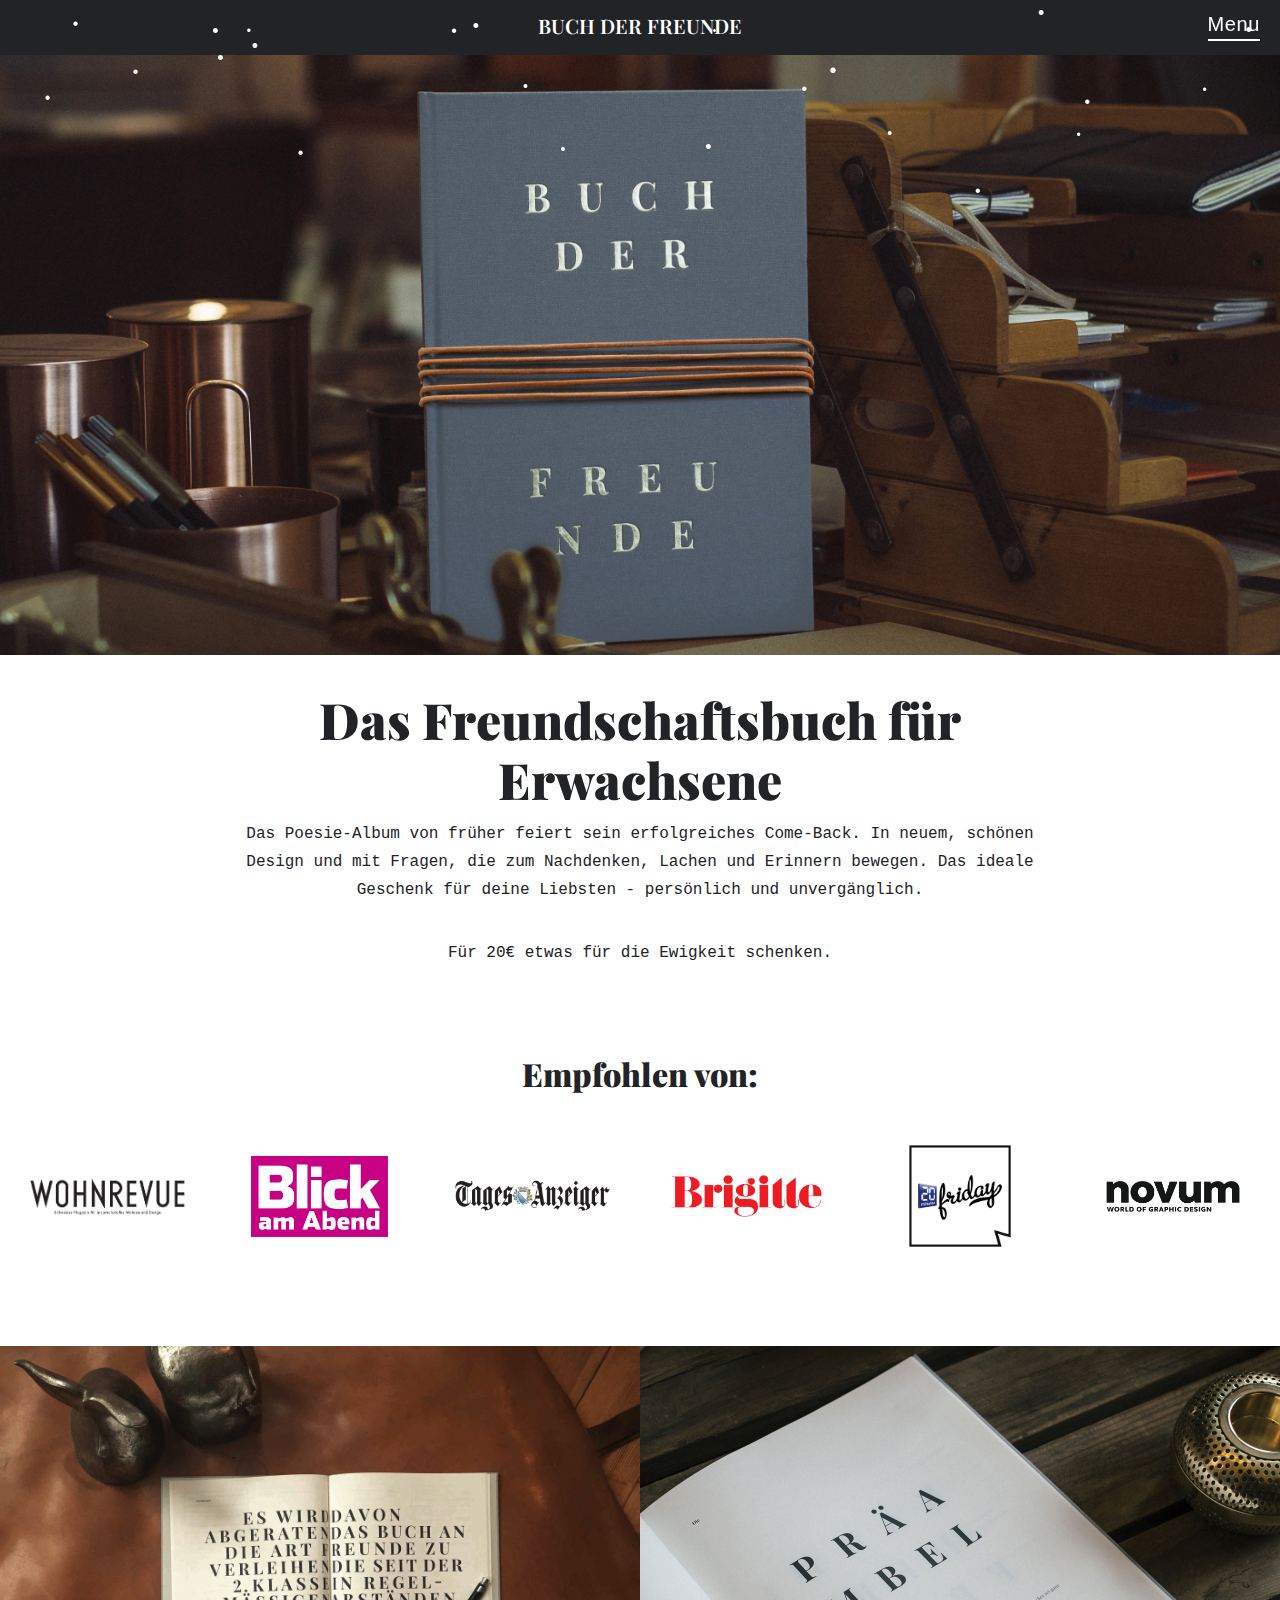
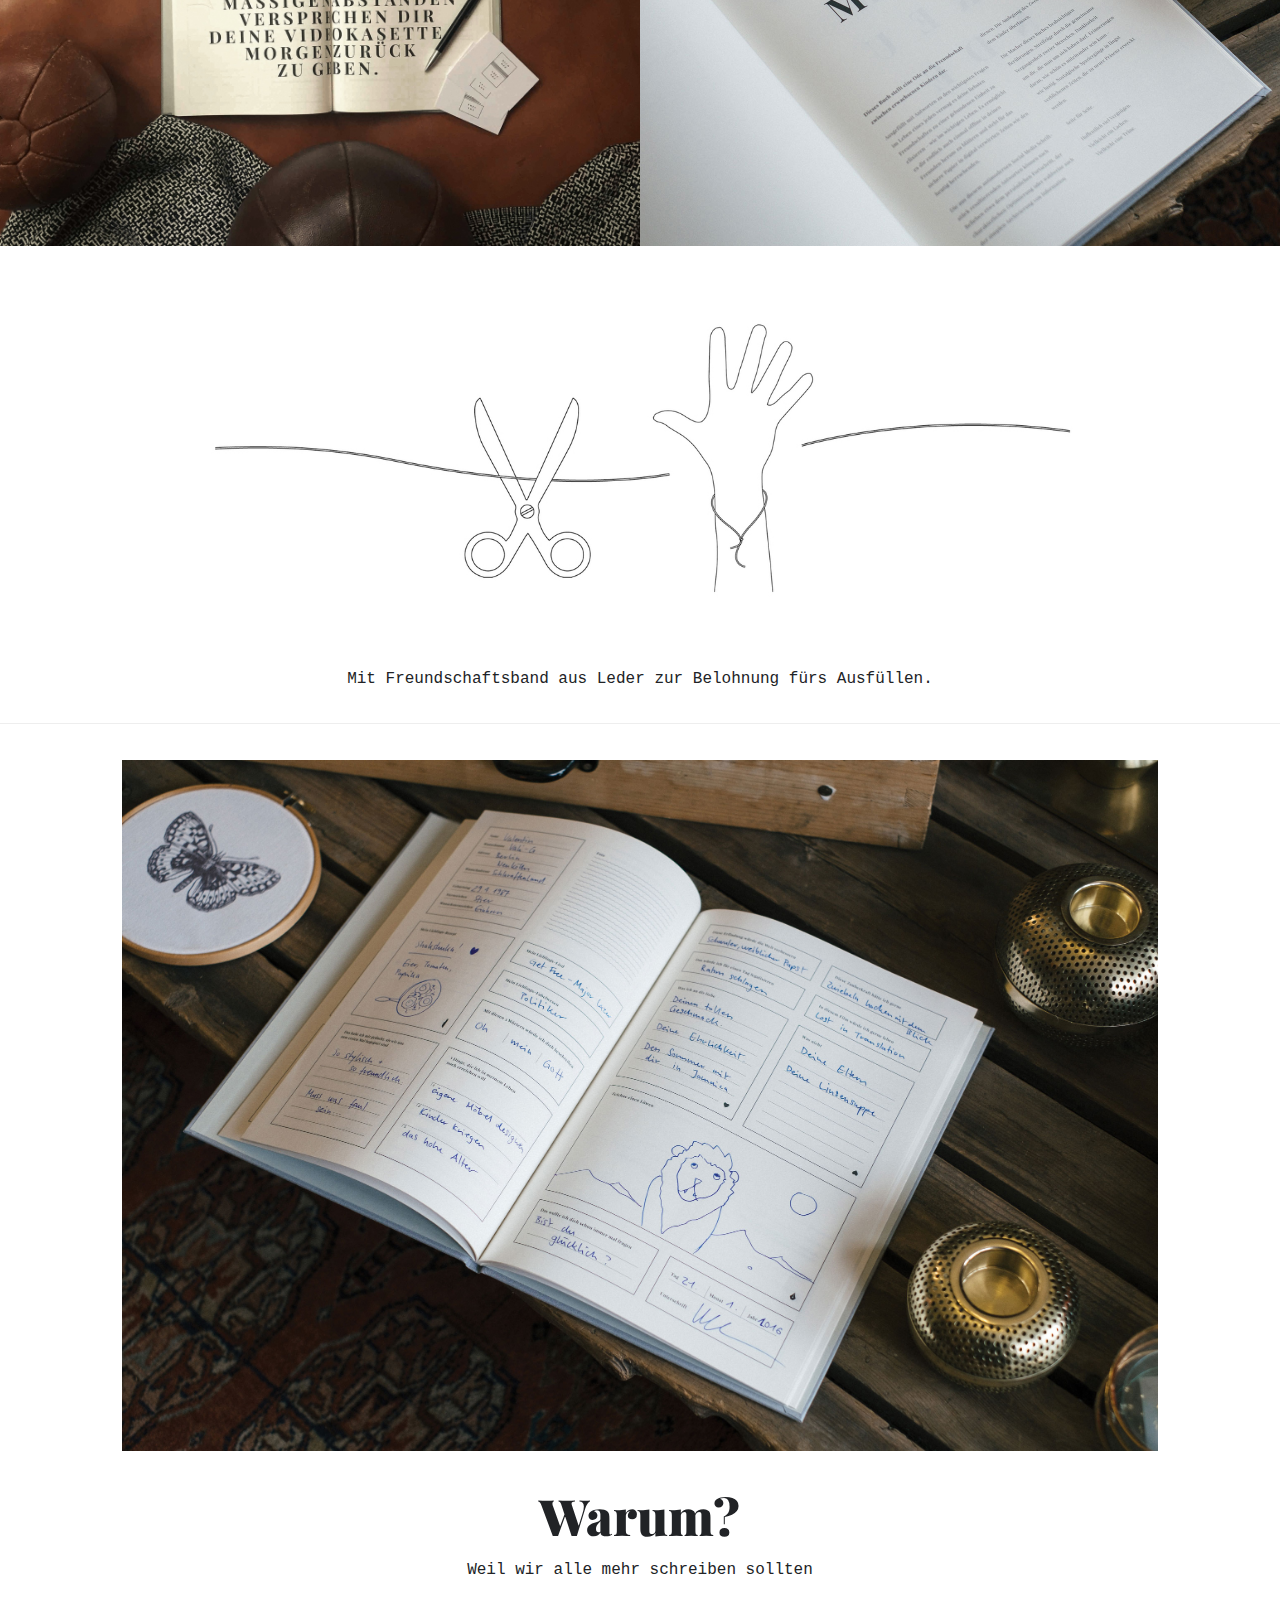
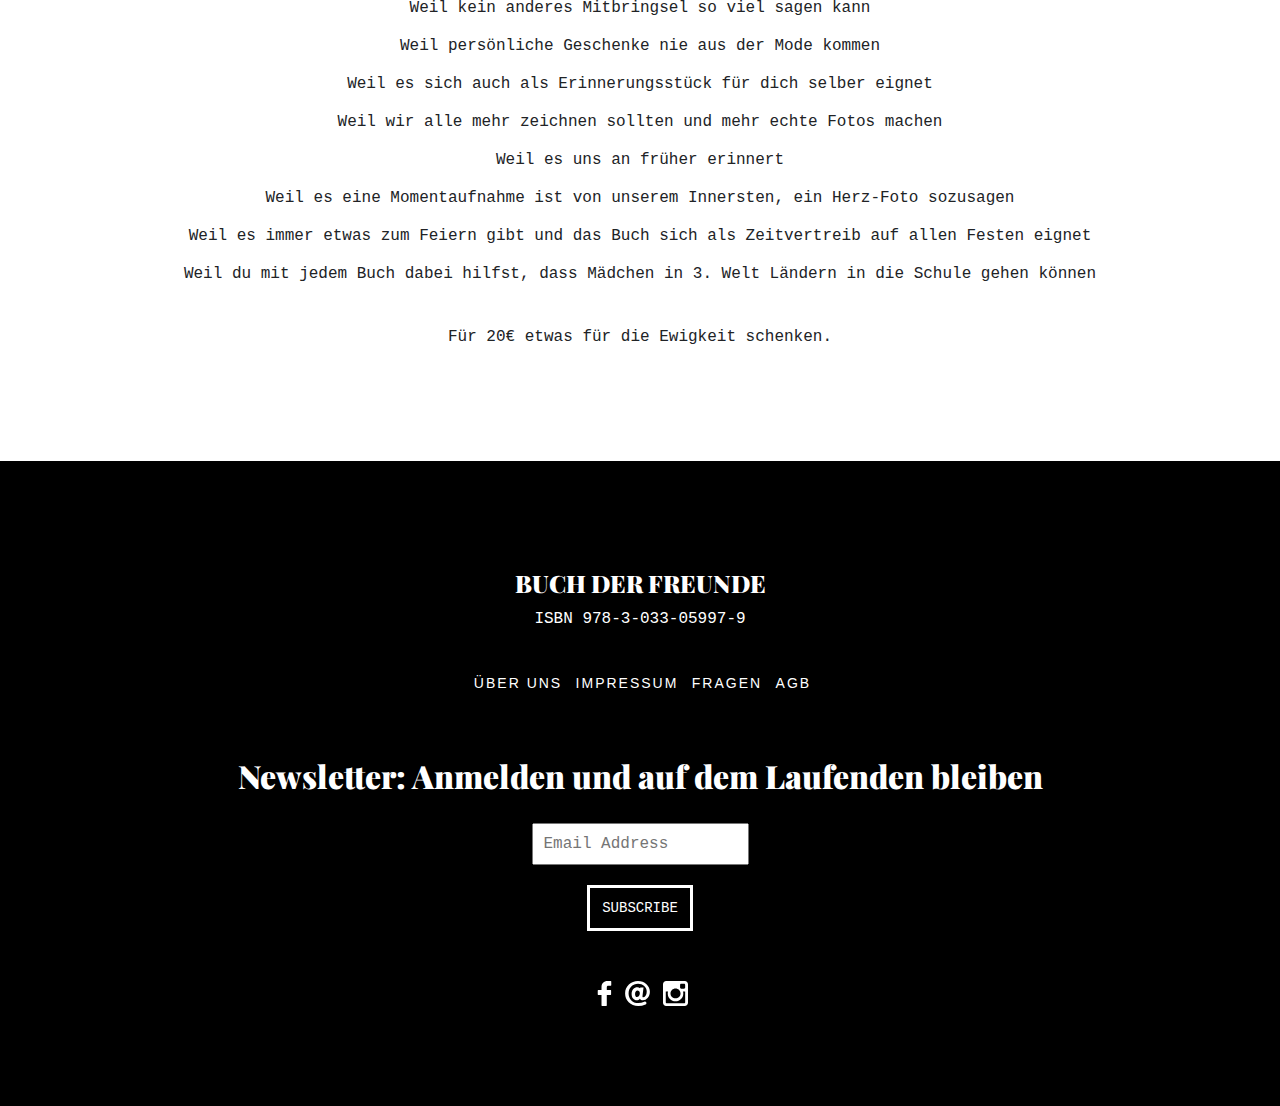
<file: index.html>
<!DOCTYPE html>
<html>
<head>
	<meta name="viewport" content="width=device-width, initial-scale=1">
	<meta name="description" content="Das Poesie-Album von früher feiert sein erfolgreiches Come-Back. In neuem, schönen Design und mit Fragen, die zum Nachdenken, Lachen und Erinnern bewegen. Das ideale Geschenk für deine Liebsten." />
	<meta name="keywords" content="Poezie, buch, freunde, book, friends, berlin, zurich, shop, winkel, schreiben, album, freundschaft, ausfullen, geschenke" />
	<meta name="author" content="Semsedini & Cheli">
	<meta name="robots" content="index, follow" />
	<meta name="revisit-after" content="1 days" />
	<title>Buch der Freunde</title>

	<!-- Fonts -->
	<link href="https://fonts.googleapis.com/css?family=Playfair+Display:400,700,900" rel="stylesheet">

	<!-- CSS -->
	<link rel="stylesheet" href="https://maxcdn.bootstrapcdn.com/bootstrap/3.3.7/css/bootstrap.min.css" integrity="sha384-BVYiiSIFeK1dGmJRAkycuHAHRg32OmUcww7on3RYdg4Va+PmSTsz/K68vbdEjh4u" crossorigin="anonymous">
	<link rel="stylesheet" type="text/css" href="css/buchderfreunde.css">

	<!-- Copy the <script> tag into your own page(s) for the snow effect. That is all! (No CSS etc. is needed) -->
	<script src="snowstorm.js"></script>

	<!-- for the Snowstorm homepage, allow the demo to run on iPhone and mobile devices. -->
	<script>snowStorm.excludeMobile = false;</script>

	<script>
	snowStorm.flakesMaxActive = 600;    // show more snow on screen at once
	snowStorm.useTwinkleEffect = true; // let the snow flicker in and out of view
	snowStorm.useTwinkleEffect = true;
	</script>
	
<!-- buch, shop, poezie -->

	<!-- Open Graph -->
	<meta property="og:type" content="product">
	<meta property="og:title" content="Buch der Freunde">
	<meta property="og:url" content="http://www.buchderfreunde.com/index.html">
	<meta property="og:image" content="http://www.buchderfreunde.com/img/Buch-der-Freund-Picture9.jpg">
	<meta property="product:price:amount" content="28.00">
	<meta property="product:price:currency" content="EUR">
</head>
<body class="container-fluid">

    <div id="myNav" class="overlay">
          <!-- Button to close the overlay navigation -->
          <a href="javascript:void(0)" class="closebtn" onclick="closeNav()">&times;</a>

          <div id="nav overlay-content">
            <ul>
            	<a href="index.html"><li>Home</li></a>
            	<a href="shops.html"><li>Shops</li></a>            	
            	<a href="freunde.html"><li>Freunde</li></a>            	
            	<a href="about.html"><li>Über Uns</li></a>
            	<a href="faq.html"><li>Fragen</li></a>
            	<a href="donation.html"><li>Spende</li></a>  	
            </ul>
          </div>
    </div>

    <div class="row header">
      <header>
        <a href="http://localhost:8888/buchderfreunde.com/"><h3>Buch der Freunde</h3></a>
      </header>
      <span class="burger" style="font-size:20px;cursor:pointer" onclick="openNav()">Menu</span>
    </div>

	<div class="row heroimg">
	</div>

	<div class="row">
		<!-- <div class="col-xs-12 col-sm-offset-2 col-sm-8 col-md-offset-3 col-md-6">
			<video width="100%" height="auto" controls style="margin-top: 50px;" poster="img/preview.png" autoplay muted loop>
			  <source src="film/BDF_Movie_Small.mp4" type="video/mp4">
			  Your browser does not support the video tag.
			</video>
		</div> -->
		<div class="col-xs-12 col-md-offset-2 col-md-8">	
			<h1>Das Freundschaftsbuch für Erwachsene</h1>
			<p>Das Poesie-Album von früher feiert sein erfolgreiches Come-Back. In neuem, schönen Design und mit Fragen, die zum Nachdenken, Lachen und Erinnern bewegen. Das ideale Geschenk für deine Liebsten - persönlich und unvergänglich.</p>
		<div id='product-component-63fa42dc7cd' class="shopifybtn"></div>
		<script type="text/javascript">
		/*<![CDATA[*/

		(function () {
		  var scriptURL = 'https://sdks.shopifycdn.com/buy-button/latest/buy-button-storefront.min.js';
		  if (window.ShopifyBuy) {
		    if (window.ShopifyBuy.UI) {
		      ShopifyBuyInit();
		    } else {
		      loadScript();
		    }
		  } else {
		    loadScript();
		  }

		  function loadScript() {
		    var script = document.createElement('script');
		    script.async = true;
		    script.src = scriptURL;
		    (document.getElementsByTagName('head')[0] || document.getElementsByTagName('body')[0]).appendChild(script);
		    script.onload = ShopifyBuyInit;
		  }

		  function ShopifyBuyInit() {
		    var client = ShopifyBuy.buildClient({
		      domain: 'buch-der-freunde.myshopify.com',
		      apiKey: 'e60baf65983a6745bce2a446a2ce75b0',
		      appId: '6',
		    });

		    ShopifyBuy.UI.onReady(client).then(function (ui) {
		      ui.createComponent('product', {
		        id: [8098809480],
		        node: document.getElementById('product-component-63fa42dc7cd'),
		        moneyFormat: '%E2%82%AC%7B%7Bamount%7D%7D',
		        options: {
		  "product": {
		    "buttonDestination": "cart",
		    "layout": "vertical",
		    "variantId": "all",
		    "width": "240px",
		    "contents": {
		      "img": false,
		      "title": false,
		      "variantTitle": false,
		      "options": true,
		      "price": false,
		      "description": false,
		      "buttonWithQuantity": false,
		      "button": true,
		      "quantity": false
		    },
		    "text": {
		      "button": "DAS WILL ICH KAUFEN"
		    },
		    "styles": {
		      "product": {
		        "@media (min-width: 601px)": {
		          "max-width": "100%",
		          "margin-left": "0",
		          "margin-bottom": "50px"
		        }
		      },
		      "button": {
		        "background-color": "#000000",
		        "color": "#ffffff",
		        "font-family": "Karla, sans-serif",
		        "font-size": "16px",
		        "padding-top": "16px",
		        "padding-bottom": "16px",
		        "padding-left": "14px",
		        "padding-right": "14px",
		        "border": "none",
		        ":hover": {
		          "background-color": "#000000",
		          "color": "#ffffff"
		        },
		        "border-radius": "25px",
		        ":focus": {
		          "background-color": "#000000"
		        },
		        "font-weight": "normal"
		      },
		      "variantTitle": {
		        "font-family": "Karla, sans-serif",
		        "font-size": "14px",
		        "color": "#4c4c4c",
		        "font-weight": "normal"
		      },
		      "title": {
		        "font-family": "Karla, sans-serif",
		        "font-weight": "normal",
		        "font-size": "18px",
		        "color": "#000000"
		      },
		      "description": {
		        "color": "#4c4c4c",
		        "font-size": "14px",
		        "font-family": "Karla, sans-serif",
		        "font-weight": "normal"
		      },
		      "price": {
		        "font-family": "Karla, sans-serif",
		        "font-size": "14px",
		        "color": "#222222",
		        "font-weight": "normal"
		      },
		      "quantityInput": {
		        "font-size": "16px",
		        "padding-top": "16px",
		        "padding-bottom": "16px",
		        "color": "#4c4c4c"
		      },
		      "compareAt": {
		        "font-family": "Karla, sans-serif",
		        "font-weight": "normal",
		        "font-size": "12px",
		        "color": "#222222"
		      }
		    },
		    "googleFonts": [
		      "Karla",
		      "Karla",
		      "Karla",
		      "Karla",
		      "Karla",
		      "Karla"
		    ]
		  },
		  "cart": {
		    "contents": {
		      "title": true,
		      "lineItems": true,
		      "footer": true,
		      "button": true
		    },
		    "text": {
		      "title": "Warenkorb",
		      "total": "Total",
		      "notice": "Liefer- und Preisnachlässe an der Kasse berechnet.",
		      "button": "Zur Kasse gehen",
		      "empty": "Dein Einkaufswagen ist leer."
		    },
		    "styles": {
		      "button": {
		        "background-color": "#000000",
		        "color": "#ffffff",
		        "font-family": "Karla, sans-serif",
		        "font-size": "16px",
		        "padding-top": "16px",
		        "padding-bottom": "16px",
		        "padding-left": "26px",
		        "padding-right": "26px",
		        "border": "none",
		        ":hover": {
		          "background-color": "#000000",
		          "color": "#ffffff"
		        },
		        "border-radius": "25px",
		        ":focus": {
		          "background-color": "#000000"
		        },
		        "font-weight": "normal"
		      },
		      "cart": {
		        "background-color": "#ffffff"
		      },
		      "footer": {
		        "background-color": "#ffffff"
		      },
		      "title": {
		        "color": "#212326"
		      },
		      "header": {
		        "color": "#212326"
		      },
		      "lineItems": {
		        "color": "#212326"
		      },
		      "subtotalText": {
		        "color": "#212326"
		      },
		      "subtotal": {
		        "color": "#212326"
		      },
		      "notice": {
		        "color": "#212326"
		      },
		      "currency": {
		        "color": "#212326"
		      },
		      "close": {
		        ":hover": {
		          "color": "#212326"
		        },
		        "color": "#212326"
		      },
		      "emptyCart": {
		        "color": "#212326"
		      }
		    },
		    "googleFonts": [
		      "Karla"
		    ]
		  },
		  "modalProduct": {
		    "contents": {
		      "img": true,
		      "title": true,
		      "variantTitle": false,
		      "options": true,
		      "price": true,
		      "description": true,
		      "buttonWithQuantity": false,
		      "button": true,
		      "quantity": false
		    },
		    "text": {
		      "button": "ADD TO CART"
		    },
		    "styles": {
		      "product": {
		        "@media (min-width: 601px)": {
		          "max-width": "100%",
		          "margin-left": "0px",
		          "margin-bottom": "0px"
		        }
		      },
		      "button": {
		        "background-color": "#000000",
		        "color": "#ffffff",
		        "font-family": "Karla, sans-serif",
		        "font-size": "16px",
		        "padding-top": "16px",
		        "padding-bottom": "16px",
		        "padding-left": "14px",
		        "padding-right": "14px",
		        "border": "none",
		        ":hover": {
		          "background-color": "#000000",
		          "color": "#ffffff"
		        },
		        "border-radius": "25px",
		        ":focus": {
		          "background-color": "#000000"
		        },
		        "font-weight": "normal"
		      },
		      "variantTitle": {
		        "font-family": "Karla, sans-serif",
		        "font-size": "14px",
		        "color": "#4c4c4c",
		        "font-weight": "normal"
		      },
		      "title": {
		        "font-family": "Karla, sans-serif",
		        "font-weight": "normal",
		        "font-size": "26px",
		        "color": "#4c4c4c"
		      },
		      "description": {
		        "color": "#4c4c4c",
		        "font-size": "14px",
		        "font-family": "Karla, sans-serif",
		        "font-weight": "normal"
		      },
		      "price": {
		        "font-family": "Karla, sans-serif",
		        "font-size": "18px",
		        "color": "#4c4c4c",
		        "font-weight": "normal"
		      },
		      "quantityInput": {
		        "font-size": "16px",
		        "padding-top": "16px",
		        "padding-bottom": "16px",
		        "color": "#4c4c4c"
		      },
		      "compareAt": {
		        "font-size": "15px",
		        "font-family": "Karla, sans-serif",
		        "font-weight": "normal"
		      }
		    },
		    "googleFonts": [
		      "Karla",
		      "Karla",
		      "Karla",
		      "Karla",
		      "Karla",
		      "Karla"
		    ]
		  },
		  "productSet": {
		    "styles": {
		      "products": {
		        "@media (min-width: 601px)": {
		          "margin-left": "-20px"
		        }
		      }
		    }
		  },
		  "toggle": {
		    "styles": {
		      "toggle": {
		        "font-family": "Karla, sans-serif",
		        "background-color": "#000000",
		        ":hover": {
		          "background-color": "#000000"
		        },
		        ":focus": {
		          "background-color": "#000000"
		        },
		        "font-weight": "normal"
		      },
		      "count": {
		        "font-size": "16px"
		      }
		    },
		    "googleFonts": [
		      "Karla"
		    ]
		  },
		  "modal": {
		    "styles": {
		      "modal": {
		        "background-color": "#ffffff"
		      }
		    }
		  },
		  "lineItem": {
		    "styles": {
		      "variantTitle": {
		        "color": "#212326"
		      },
		      "title": {
		        "color": "#212326"
		      },
		      "price": {
		        "color": "#212326"
		      },
		      "quantity": {
		        "color": "#212326"
		      },
		      "quantityIncrement": {
		        "color": "#212326",
		        "border-color": "#212326"
		      },
		      "quantityDecrement": {
		        "color": "#212326",
		        "border-color": "#212326"
		      },
		      "quantityInput": {
		        "color": "#212326",
		        "border-color": "#212326"
		      }
		    }
		  },
		  "option": {
		    "styles": {
		      "label": {
		        "font-family": "Karla, sans-serif",
		        "font-weight": "normal",
		        "color": "#4c4c4c"
		      },
		      "select": {
		        "font-family": "Karla, sans-serif",
		        "font-weight": "normal",
		        "color": "#4c4c4c"
		      }
		    },
		    "googleFonts": [
		      "Karla",
		      "Karla"
		    ]
		  }
		}
		      });
		    });
		  }
		})();
		/*]]>*/
		</script>
			<p class="price">Für 20€ etwas für die Ewigkeit schenken.</p>	
		</div>
	</div>

	<div class="row logo">
		<div class="col-xs-12">
			<h2 class="empfohlen">Empfohlen von:</h2>
		</div>
		<div class="col-xs-6 col-sm-4 col-md-2">
			<div class="wohnrevue"></div>
		</div>
		<div class="col-xs-6 col-sm-4 col-md-2">
			<div class="blickamabend"></div>
		</div>	
		<div class="col-xs-6 col-sm-4 col-md-2">
			<div class="tagesanzeiger"></div>
		</div>	
		<div class="col-xs-6 col-sm-4 col-md-2">
			<div class="brigitte"></div>
		</div>
		<div class="col-xs-6 col-sm-4 col-md-2">
			<div class="friday20"></div>
		</div>
		<div class="col-xs-6 col-sm-4 col-md-2">
			<div class="novum"></div>
		</div>						
	</div>

	<div class="row pictures"> 
		<div class="col-xs-12 col-sm-6 col-md-6 bghome1">
			
		</div>
		<div class="col-xs-12 col-sm-6 col-md-6 bghome2">
			
		</div>
	</div>

	<div class="row">
		<div class="col-xs-12 col-md-offset-1 col-md-10">
			<img src="img/Buch-der-Freund-Picture6.jpeg">
			<p>Mit Freundschaftsband aus Leder zur Belohnung fürs Ausfüllen.</p>
		</div>
		<hr class="col-xs-12">
		<div class="col-xs-12 col-md-offset-1 col-md-10">
			<img src="img/Buch-der-Freunde-Picture11.jpeg">
			<h1>Warum?</h1>
			<p>Weil wir alle mehr schreiben sollten</p>
			<p>Weil kein anderes Mitbringsel so viel sagen kann</p>
			<p>Weil persönliche Geschenke nie aus der Mode kommen</p>
			<p>Weil es sich auch als Erinnerungsstück für dich selber eignet</p>
			<p>Weil wir alle mehr zeichnen sollten und mehr echte Fotos machen</p>
			<p>Weil es uns an früher erinnert</p>
			<p>Weil es eine Momentaufnahme ist von unserem Innersten, ein Herz-Foto sozusagen</p>
			<p>Weil es immer etwas zum Feiern gibt und das Buch sich als Zeitvertreib auf allen Festen eignet</p>
			<p>Weil du mit jedem Buch dabei hilfst, dass Mädchen in 3. Welt Ländern in die Schule gehen können</p>
			<div id='product-component-8efaa1fa7f9'></div>
			<script type="text/javascript">
			/*<![CDATA[*/

			(function () {
			  var scriptURL = 'https://sdks.shopifycdn.com/buy-button/latest/buy-button-storefront.min.js';
			  if (window.ShopifyBuy) {
			    if (window.ShopifyBuy.UI) {
			      ShopifyBuyInit();
			    } else {
			      loadScript();
			    }
			  } else {
			    loadScript();
			  }

			  function loadScript() {
			    var script = document.createElement('script');
			    script.async = true;
			    script.src = scriptURL;
			    (document.getElementsByTagName('head')[0] || document.getElementsByTagName('body')[0]).appendChild(script);
			    script.onload = ShopifyBuyInit;
			  }

			  function ShopifyBuyInit() {
			    var client = ShopifyBuy.buildClient({
			      domain: 'buch-der-freunde.myshopify.com',
			      apiKey: 'e60baf65983a6745bce2a446a2ce75b0',
			      appId: '6',
			    });

			    ShopifyBuy.UI.onReady(client).then(function (ui) {
			      ui.createComponent('product', {
			        id: [8098809480],
			        node: document.getElementById('product-component-8efaa1fa7f9'),
			        moneyFormat: '%E2%82%AC%7B%7Bamount%7D%7D',
			        options: {
			  "product": {
			    "buttonDestination": "cart",
			    "layout": "vertical",
			    "variantId": "all",
			    "width": "240px",
			    "contents": {
			      "img": false,
			      "title": false,
			      "variantTitle": false,
			      "options": true,
			      "price": false,
			      "description": false,
			      "buttonWithQuantity": false,
			      "button": true,
			      "quantity": false
			    },
			    "text": {
			      "button": "DAS WILL ICH KAUFEN"
			    },
			    "styles": {
			      "product": {
			        "@media (min-width: 601px)": {
			          "max-width": "100%",
			          "margin-left": "0",
			          "margin-bottom": "50px"
			        }
			      },
			      "button": {
			        "background-color": "#000000",
			        "color": "#ffffff",
			        "font-family": "Karla, sans-serif",
			        "font-size": "16px",
			        "padding-top": "16px",
			        "padding-bottom": "16px",
			        "padding-left": "14px",
			        "padding-right": "14px",
			        "border": "none",
			        ":hover": {
			          "background-color": "#000000",
			          "color": "#ffffff"
			        },
			        "border-radius": "25px",
			        ":focus": {
			          "background-color": "#000000"
			        },
			        "font-weight": "normal"
			      },
			      "variantTitle": {
			        "font-family": "Karla, sans-serif",
			        "font-size": "14px",
			        "color": "#4c4c4c",
			        "font-weight": "normal"
			      },
			      "title": {
			        "font-family": "Karla, sans-serif",
			        "font-weight": "normal",
			        "font-size": "18px",
			        "color": "#000000"
			      },
			      "description": {
			        "color": "#4c4c4c",
			        "font-size": "14px",
			        "font-family": "Karla, sans-serif",
			        "font-weight": "normal"
			      },
			      "price": {
			        "font-family": "Karla, sans-serif",
			        "font-size": "14px",
			        "color": "#222222",
			        "font-weight": "normal"
			      },
			      "quantityInput": {
			        "font-size": "16px",
			        "padding-top": "16px",
			        "padding-bottom": "16px",
			        "color": "#4c4c4c"
			      },
			      "compareAt": {
			        "font-family": "Karla, sans-serif",
			        "font-weight": "normal",
			        "font-size": "12px",
			        "color": "#222222"
			      }
			    },
			    "googleFonts": [
			      "Karla",
			      "Karla",
			      "Karla",
			      "Karla",
			      "Karla",
			      "Karla"
			    ]
			  },
			  "cart": {
			    "contents": {
			      "title": true,
			      "lineItems": true,
			      "footer": true,
			      "button": true
			    },
			    "text": {
			      "title": "Warenkorb",
			      "total": "Total",
			      "notice": "Liefer- und Preisnachlässe an der Kasse berechnet.",
			      "button": "Zur Kasse gehen",
			      "empty": "Dein Einkaufswagen ist leer."
			    },
			    "styles": {
			      "button": {
			        "background-color": "#000000",
			        "color": "#ffffff",
			        "font-family": "Karla, sans-serif",
			        "font-size": "16px",
			        "padding-top": "16px",
			        "padding-bottom": "16px",
			        "padding-left": "26px",
			        "padding-right": "26px",
			        "border": "none",
			        ":hover": {
			          "background-color": "#000000",
			          "color": "#ffffff"
			        },
			        "border-radius": "25px",
			        ":focus": {
			          "background-color": "#000000"
			        },
			        "font-weight": "normal"
			      },
			      "cart": {
			        "background-color": "#ffffff"
			      },
			      "footer": {
			        "background-color": "#ffffff"
			      },
			      "title": {
			        "color": "#212326"
			      },
			      "header": {
			        "color": "#212326"
			      },
			      "lineItems": {
			        "color": "#212326"
			      },
			      "subtotalText": {
			        "color": "#212326"
			      },
			      "subtotal": {
			        "color": "#212326"
			      },
			      "notice": {
			        "color": "#212326"
			      },
			      "currency": {
			        "color": "#212326"
			      },
			      "close": {
			        ":hover": {
			          "color": "#212326"
			        },
			        "color": "#212326"
			      },
			      "emptyCart": {
			        "color": "#212326"
			      }
			    },
			    "googleFonts": [
			      "Karla"
			    ]
			  },
			  "modalProduct": {
			    "contents": {
			      "img": true,
			      "title": true,
			      "variantTitle": false,
			      "options": true,
			      "price": true,
			      "description": true,
			      "buttonWithQuantity": false,
			      "button": true,
			      "quantity": false
			    },
			    "text": {
			      "button": "ADD TO CART"
			    },
			    "styles": {
			      "product": {
			        "@media (min-width: 601px)": {
			          "max-width": "100%",
			          "margin-left": "0px",
			          "margin-bottom": "0px"
			        }
			      },
			      "button": {
			        "background-color": "#000000",
			        "color": "#ffffff",
			        "font-family": "Karla, sans-serif",
			        "font-size": "16px",
			        "padding-top": "16px",
			        "padding-bottom": "16px",
			        "padding-left": "14px",
			        "padding-right": "14px",
			        "border": "none",
			        ":hover": {
			          "background-color": "#000000",
			          "color": "#ffffff"
			        },
			        "border-radius": "25px",
			        ":focus": {
			          "background-color": "#000000"
			        },
			        "font-weight": "normal"
			      },
			      "variantTitle": {
			        "font-family": "Karla, sans-serif",
			        "font-size": "14px",
			        "color": "#4c4c4c",
			        "font-weight": "normal"
			      },
			      "title": {
			        "font-family": "Karla, sans-serif",
			        "font-weight": "normal",
			        "font-size": "26px",
			        "color": "#4c4c4c"
			      },
			      "description": {
			        "color": "#4c4c4c",
			        "font-size": "14px",
			        "font-family": "Karla, sans-serif",
			        "font-weight": "normal"
			      },
			      "price": {
			        "font-family": "Karla, sans-serif",
			        "font-size": "18px",
			        "color": "#4c4c4c",
			        "font-weight": "normal"
			      },
			      "quantityInput": {
			        "font-size": "16px",
			        "padding-top": "16px",
			        "padding-bottom": "16px",
			        "color": "#4c4c4c"
			      },
			      "compareAt": {
			        "font-size": "15px",
			        "font-family": "Karla, sans-serif",
			        "font-weight": "normal"
			      }
			    },
			    "googleFonts": [
			      "Karla",
			      "Karla",
			      "Karla",
			      "Karla",
			      "Karla",
			      "Karla"
			    ]
			  },
			  "productSet": {
			    "styles": {
			      "products": {
			        "@media (min-width: 601px)": {
			          "margin-left": "-20px"
			        }
			      }
			    }
			  },
			  "toggle": {
			    "styles": {
			      "toggle": {
			        "font-family": "Karla, sans-serif",
			        "background-color": "#000000",
			        ":hover": {
			          "background-color": "#000000"
			        },
			        ":focus": {
			          "background-color": "#000000"
			        },
			        "font-weight": "normal"
			      },
			      "count": {
			        "font-size": "16px"
			      }
			    },
			    "googleFonts": [
			      "Karla"
			    ]
			  },
			  "modal": {
			    "styles": {
			      "modal": {
			        "background-color": "#ffffff"
			      }
			    }
			  },
			  "lineItem": {
			    "styles": {
			      "variantTitle": {
			        "color": "#212326"
			      },
			      "title": {
			        "color": "#212326"
			      },
			      "price": {
			        "color": "#212326"
			      },
			      "quantity": {
			        "color": "#212326"
			      },
			      "quantityIncrement": {
			        "color": "#212326",
			        "border-color": "#212326"
			      },
			      "quantityDecrement": {
			        "color": "#212326",
			        "border-color": "#212326"
			      },
			      "quantityInput": {
			        "color": "#212326",
			        "border-color": "#212326"
			      }
			    }
			  },
			  "option": {
			    "styles": {
			      "label": {
			        "font-family": "Karla, sans-serif",
			        "font-weight": "normal",
			        "color": "#4c4c4c"
			      },
			      "select": {
			        "font-family": "Karla, sans-serif",
			        "font-weight": "normal",
			        "color": "#4c4c4c"
			      }
			    },
			    "googleFonts": [
			      "Karla",
			      "Karla"
			    ]
			  }
			}
			      });
			    });
			  }
			})();
			/*]]>*/
			</script>
			</script>
			<p class="price">Für 20€ etwas für die Ewigkeit schenken.</p>				
		</div>	
	</div>



	<footer class="row">
	<!-- <div class="heroimg-f">
	</div> -->
		<div class="col-xs-12 isbnnumber">
			<h2 id="name">Buch der Freunde</h2>
			<p>ISBN 978-3-033-05997-9</p>	
		</div>
		<div class="col-xs-12 menufooter"> 
			<ul>
				<a href="about.html"><li>Über Uns</li></a>
				<a href="impressum.html"><li>Impressum</li></a>
				<a href="faq.html"><li>Fragen</li></a>
				<a href="agb.html"><li>AGB</li></a>
			</ul>
		</div>

		<div class="col-xs-12">
			<h2>Newsletter: Anmelden und auf dem Laufenden bleiben</h2>
		</div>

		<div class="col-xs-12">
			<!-- Begin MailChimp Signup Form -->
			<link href="//cdn-images.mailchimp.com/embedcode/horizontal-slim-10_7.css" rel="stylesheet" type="text/css">
			<style type="text/css">
				#mc_embed_signup{background:#fff; clear:left; font:14px Helvetica,Arial,sans-serif; width:100%;}
				/* Add your own MailChimp form style overrides in your site stylesheet or in this style block.
				   We recommend moving this block and the preceding CSS link to the HEAD of your HTML file. */
			</style>
			<div id="mc_embed_signup">
			<form action="//buchderfreunde.us14.list-manage.com/subscribe/post?u=d6a1b5a45e40efe554c8c60a7&amp;id=3ca01bd8f2" method="post" id="mc-embedded-subscribe-form" name="mc-embedded-subscribe-form" class="validate" target="_blank" novalidate>
			    <div id="mc_embed_signup_scroll">
				
				<input type="email" value="" name="EMAIL" class="email" id="mce-EMAIL" placeholder="Email Address" required>
			    <!-- real people should not fill this in and expect good things - do not remove this or risk form bot signups-->
			    <div style="position: absolute; left: -5000px;" aria-hidden="true"><input type="text" name="b_d6a1b5a45e40efe554c8c60a7_3ca01bd8f2" tabindex="-1" value=""></div>
			    <div class="clear"><input type="submit" value="Subscribe" name="subscribe" id="mc-embedded-subscribe" class="button btn"></div>
			    </div>
			</form>
			</div>

			<!--End mc_embed_signup-->
		</div>

		</div>

		<div class="col-xs-12 socialicons">
			<a href="https://www.facebook.com/buchderfreunde"><img src="img/fb-logo.svg" class="footericon"></a>
			<a href="mailto:hallo@buchderfreunde.com?Subject=Ich%20habe%20ein%20frage"><img src="img/internet.svg" class="footericon"></a>
			<a href="https://www.instagram.com/buchderfreunde"><img src="img/insta-logo.svg" class="footericon" style="margin-left: 5px;"></a>
		</div>
	</footer>
<script src="https://maxcdn.bootstrapcdn.com/bootstrap/3.3.7/js/bootstrap.min.js" integrity="sha384-Tc5IQib027qvyjSMfHjOMaLkfuWVxZxUPnCJA7l2mCWNIpG9mGCD8wGNIcPD7Txa" crossorigin="anonymous"></script>
<script>
  (function(i,s,o,g,r,a,m){i['GoogleAnalyticsObject']=r;i[r]=i[r]||function(){
  (i[r].q=i[r].q||[]).push(arguments)},i[r].l=1*new Date();a=s.createElement(o),
  m=s.getElementsByTagName(o)[0];a.async=1;a.src=g;m.parentNode.insertBefore(a,m)
  })(window,document,'script','https://www.google-analytics.com/analytics.js','ga');

  ga('create', 'UA-71552510-2', 'auto');
  ga('send', 'pageview');

</script>
<script>
    function openNav() {
        document.getElementById("myNav").style.width = "100%";
    }

    function closeNav() {
        document.getElementById("myNav").style.width = "0%";
    }
</script>
</body>
</html>
</file>
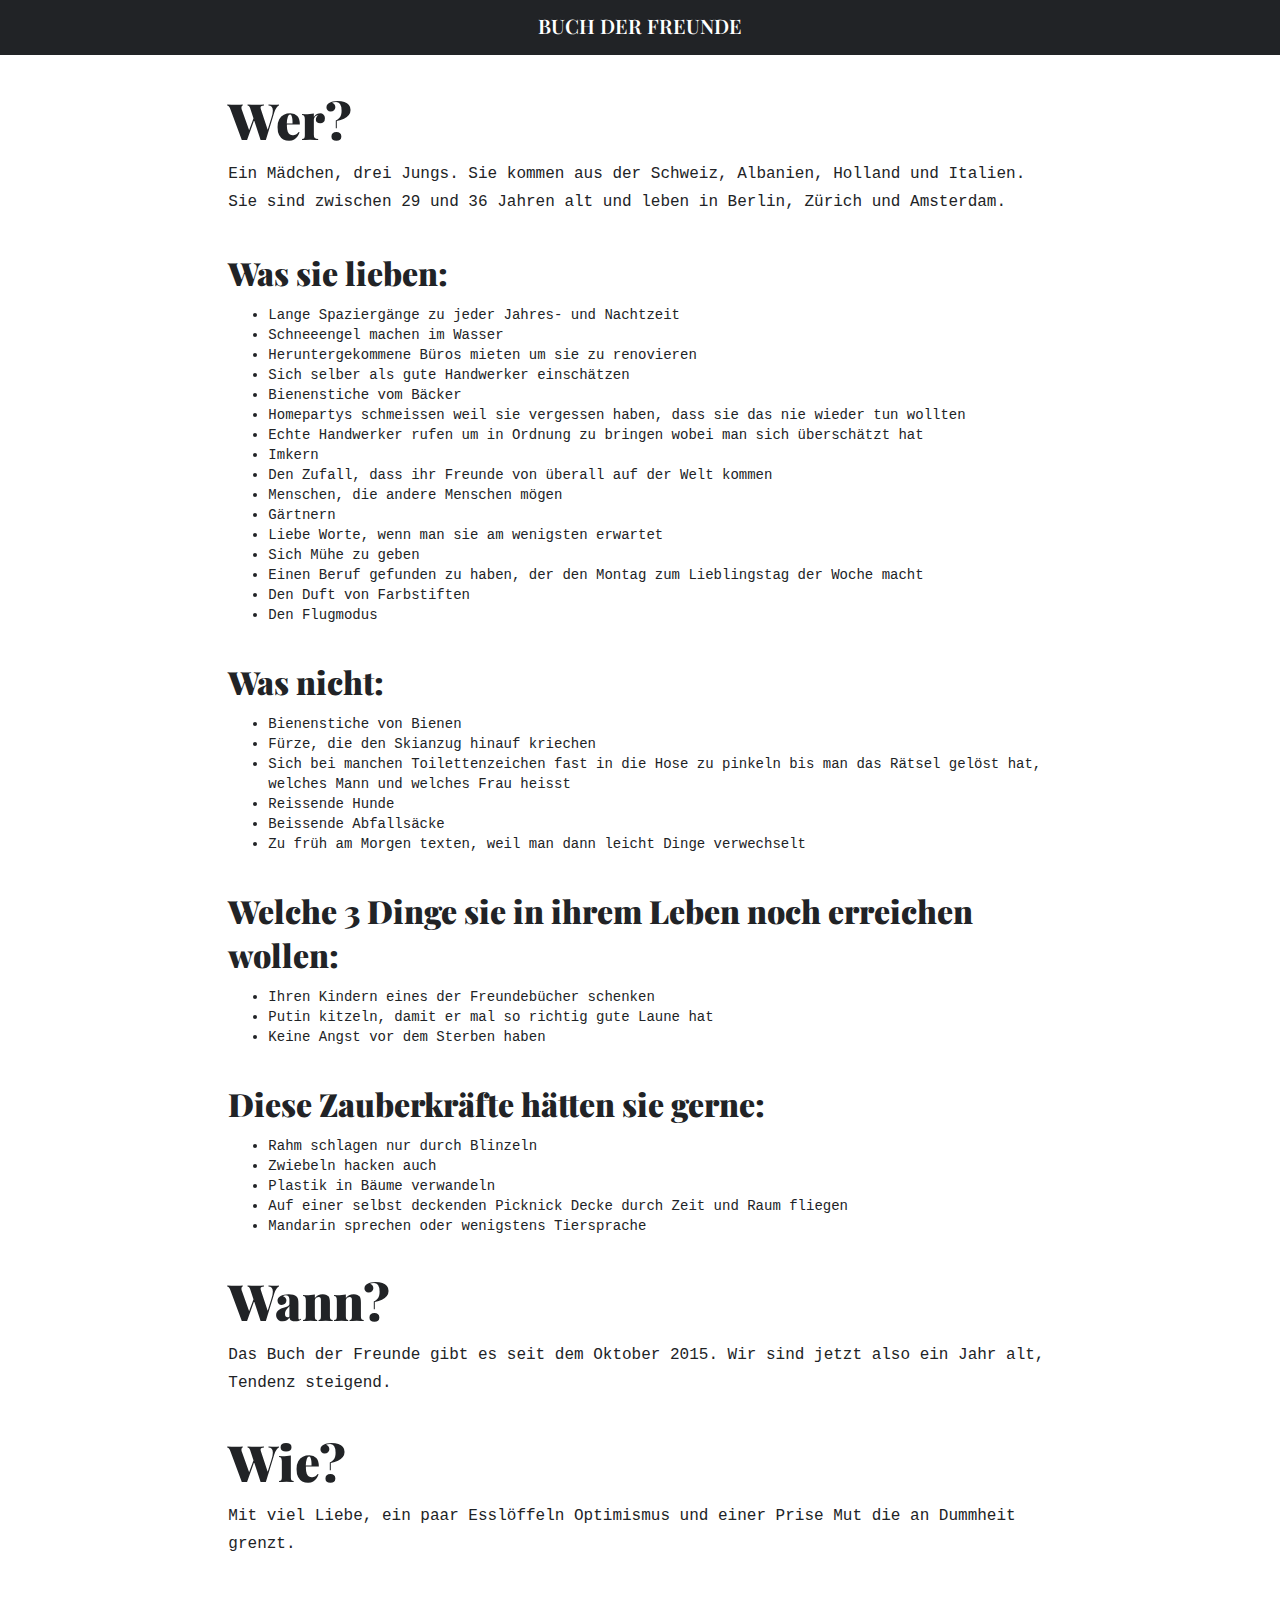
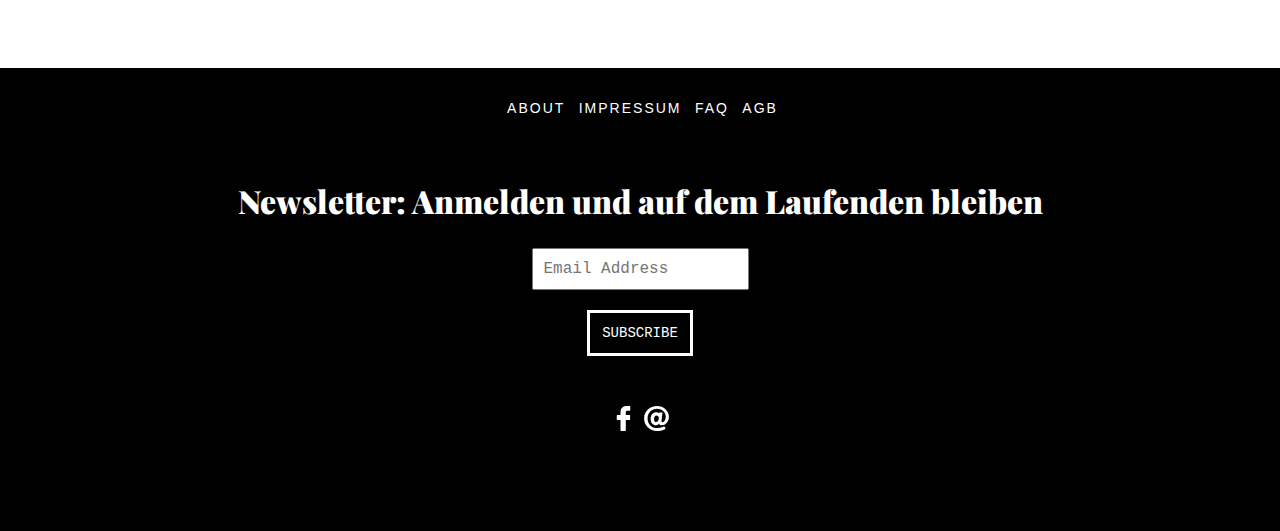
<file: about.html>
<!DOCTYPE html>
<html>
<head>
	<meta name="viewport" content="width=device-width, initial-scale=1">
	<title>Buch der Freunde</title>

	<!-- Fonts -->
	<link href="https://fonts.googleapis.com/css?family=Playfair+Display:400,700,900" rel="stylesheet">

	<!-- CSS -->
	<link rel="stylesheet" href="https://maxcdn.bootstrapcdn.com/bootstrap/3.3.7/css/bootstrap.min.css" integrity="sha384-BVYiiSIFeK1dGmJRAkycuHAHRg32OmUcww7on3RYdg4Va+PmSTsz/K68vbdEjh4u" crossorigin="anonymous">
	<link rel="stylesheet" type="text/css" href="css/buchderfreunde.css">
	<!-- Open Graph -->
	<meta property="og:type" content="product">
	<meta property="og:title" content="Buch der Freunde">
	<meta property="og:url" content="http://www.buchderfreunde.com/index.html">
	<meta property="og:image" content="http://www.buchderfreunde.com/img/Buch-der-Freund-Picture9.jpg">
	<meta property="product:price:amount" content="28.00">
	<meta property="product:price:currency" content="EUR">
	
</head>
<body class="container-fluid">
	<div class="row header">
		<header>
			<a href="index.html"><h3>Buch der Freunde</h3></a>
		</header>
	</div>
	<div class="row">      
		<div class="col-xs-12 col-md-offset-2 col-md-8 impressum">
			<h1>Wer?</h1>
			<p>Ein Mädchen, drei Jungs. Sie kommen aus der Schweiz, Albanien, Holland und Italien. Sie sind zwischen 29 und 36 Jahren alt und leben in Berlin, Zürich und Amsterdam.</p>
			<h2>Was sie lieben:</h2>
			<ul>
				<li>Lange Spaziergänge zu jeder Jahres- und Nachtzeit</li>
				<li>Schneeengel machen im Wasser </li>
				<li>Heruntergekommene Büros mieten um sie zu renovieren</li>
				<li>Sich selber als gute Handwerker einschätzen </li>
				<li>Bienenstiche vom Bäcker</li>
				<li>Homepartys schmeissen weil sie vergessen haben, dass sie das nie wieder tun wollten</li>
				<li>Echte Handwerker rufen um in Ordnung zu bringen wobei man sich überschätzt hat</li>
				<li>Imkern</li>
				<li>Den Zufall, dass ihr Freunde von überall auf der Welt kommen</li>
				<li>Menschen, die andere Menschen mögen</li>
				<li>Gärtnern</li>
				<li>Liebe Worte, wenn man sie am wenigsten erwartet</li>
				<li>Sich Mühe zu geben</li>
				<li>Einen Beruf gefunden zu haben, der den Montag zum Lieblingstag der Woche macht</li>
				<li>Den Duft von Farbstiften</li>
				<li>Den Flugmodus</li>
			</ul>
			<h2>Was nicht:</h2>
			<ul>
				<li>Bienenstiche von Bienen</li>
				<li>Fürze, die den Skianzug hinauf kriechen</li>
				<li>Sich bei manchen Toilettenzeichen fast in die Hose zu pinkeln bis man das Rätsel gelöst hat, welches Mann und welches Frau heisst</li>
				<li>Reissende Hunde</li>
				<li>Beissende Abfallsäcke</li>
				<li>Zu früh am Morgen texten, weil man dann leicht Dinge verwechselt</li>
			</ul>
			<h2>Welche 3 Dinge sie in ihrem Leben noch erreichen wollen:</h2>
			<ul>
				<li>Ihren Kindern eines der Freundebücher schenken</li>
				<li>Putin kitzeln, damit er mal so richtig gute Laune hat</li>
				<li>Keine Angst vor dem Sterben haben</li>
			</ul>
			<h2>Diese Zauberkräfte hätten sie gerne:</h2>
			<ul>
				<li>Rahm schlagen nur durch Blinzeln</li>
				<li>Zwiebeln hacken auch</li>
				<li>Plastik in Bäume verwandeln</li>
				<li>Auf einer selbst deckenden Picknick Decke durch Zeit und Raum fliegen</li>
				<li>Mandarin sprechen oder wenigstens Tiersprache</li>
			</ul>
			<h1>Wann?</h1>
			<p>Das Buch der Freunde gibt es seit dem Oktober 2015. Wir sind jetzt also ein Jahr alt, Tendenz steigend.</p> 
			<h1>Wie?</h1>
			<p>Mit viel Liebe, ein paar Esslöffeln Optimismus und einer Prise Mut die an Dummheit grenzt.</p>
        </div>
    </div>
	<footer class="row">
		<div class="col-xs-12 menufooter"> 
			<ul>
				<a href="about.html"><li>About</li></a>
				<a href="impressum.html"><li>Impressum</li></a>
				<a href="faq.html"><li>FAQ</li></a>
				<a href="agb.html"><li>AGB</li></a>
			</ul>
		</div>

		<div class="col-xs-12">
			<h2>Newsletter: Anmelden und auf dem Laufenden bleiben</h2>
		</div>

		<div class="col-xs-12">
			<!-- Begin MailChimp Signup Form -->
			<link href="//cdn-images.mailchimp.com/embedcode/horizontal-slim-10_7.css" rel="stylesheet" type="text/css">
			<style type="text/css">
				#mc_embed_signup{background:#fff; clear:left; font:14px Helvetica,Arial,sans-serif; width:100%;}
				/* Add your own MailChimp form style overrides in your site stylesheet or in this style block.
				   We recommend moving this block and the preceding CSS link to the HEAD of your HTML file. */
			</style>
			<div id="mc_embed_signup">
			<form action="//buchderfreunde.us14.list-manage.com/subscribe/post?u=d6a1b5a45e40efe554c8c60a7&amp;id=3ca01bd8f2" method="post" id="mc-embedded-subscribe-form" name="mc-embedded-subscribe-form" class="validate" target="_blank" novalidate>
			    <div id="mc_embed_signup_scroll">
				
				<input type="email" value="" name="EMAIL" class="email" id="mce-EMAIL" placeholder="Email Address" required>
			    <!-- real people should not fill this in and expect good things - do not remove this or risk form bot signups-->
			    <div style="position: absolute; left: -5000px;" aria-hidden="true"><input type="text" name="b_d6a1b5a45e40efe554c8c60a7_3ca01bd8f2" tabindex="-1" value=""></div>
			    <div class="clear"><input type="submit" value="Subscribe" name="subscribe" id="mc-embedded-subscribe" class="button btn"></div>
			    </div>
			</form>
			</div>

			<!--End mc_embed_signup-->
		</div>

		</div>

		<div class="col-xs-12 socialicons">
			<a href="https://www.facebook.com/buchderfreunde"><img src="img/fb-logo.svg" class="footericon"></a>
			<a href="mailto:hallo@buchderfreunde.com?Subject=Ich%20habe%20ein%20frage"><img src="img/internet.svg" class="footericon"></a>
		</div>
	</footer>
<script src="https://maxcdn.bootstrapcdn.com/bootstrap/3.3.7/js/bootstrap.min.js" integrity="sha384-Tc5IQib027qvyjSMfHjOMaLkfuWVxZxUPnCJA7l2mCWNIpG9mGCD8wGNIcPD7Txa" crossorigin="anonymous"></script>
<script>
  (function(i,s,o,g,r,a,m){i['GoogleAnalyticsObject']=r;i[r]=i[r]||function(){
  (i[r].q=i[r].q||[]).push(arguments)},i[r].l=1*new Date();a=s.createElement(o),
  m=s.getElementsByTagName(o)[0];a.async=1;a.src=g;m.parentNode.insertBefore(a,m)
  })(window,document,'script','https://www.google-analytics.com/analytics.js','ga');

  ga('create', 'UA-71552510-2', 'auto');
  ga('send', 'pageview');

</script>
</body>
</html>
</file>
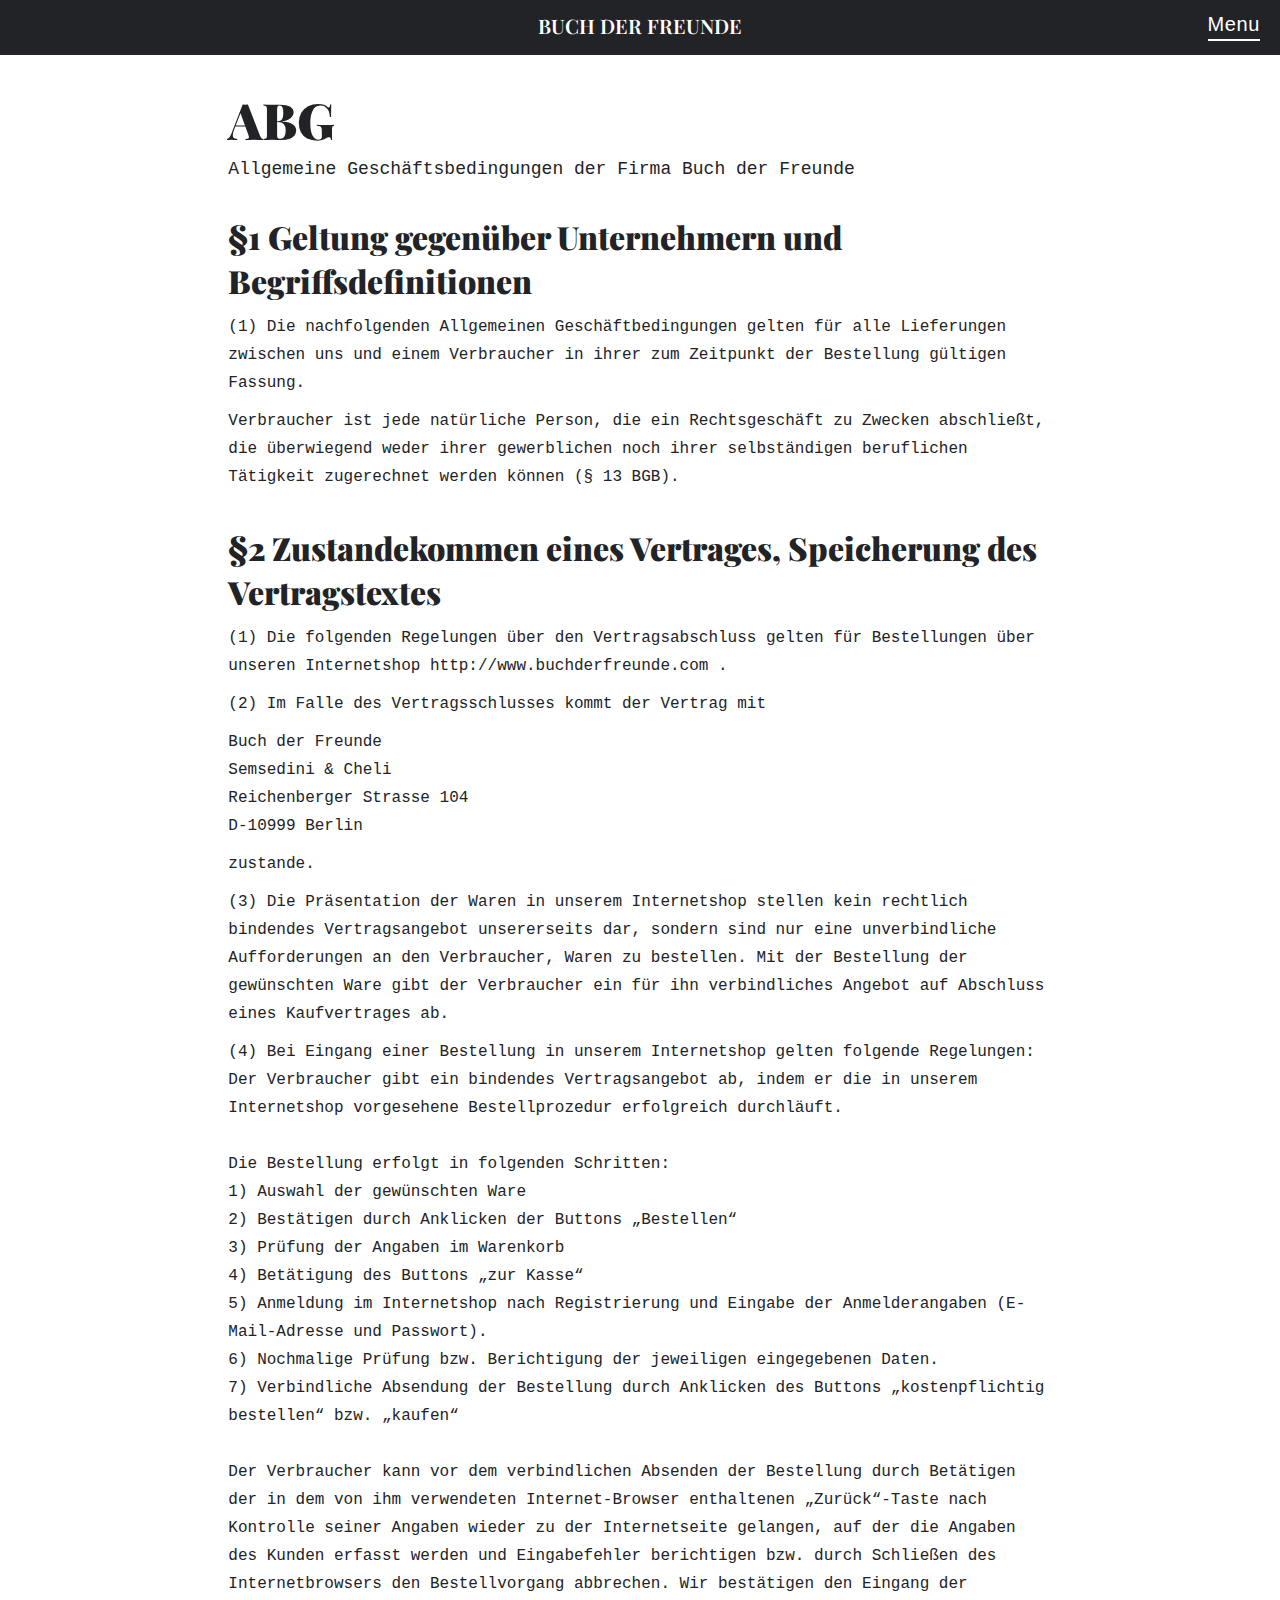
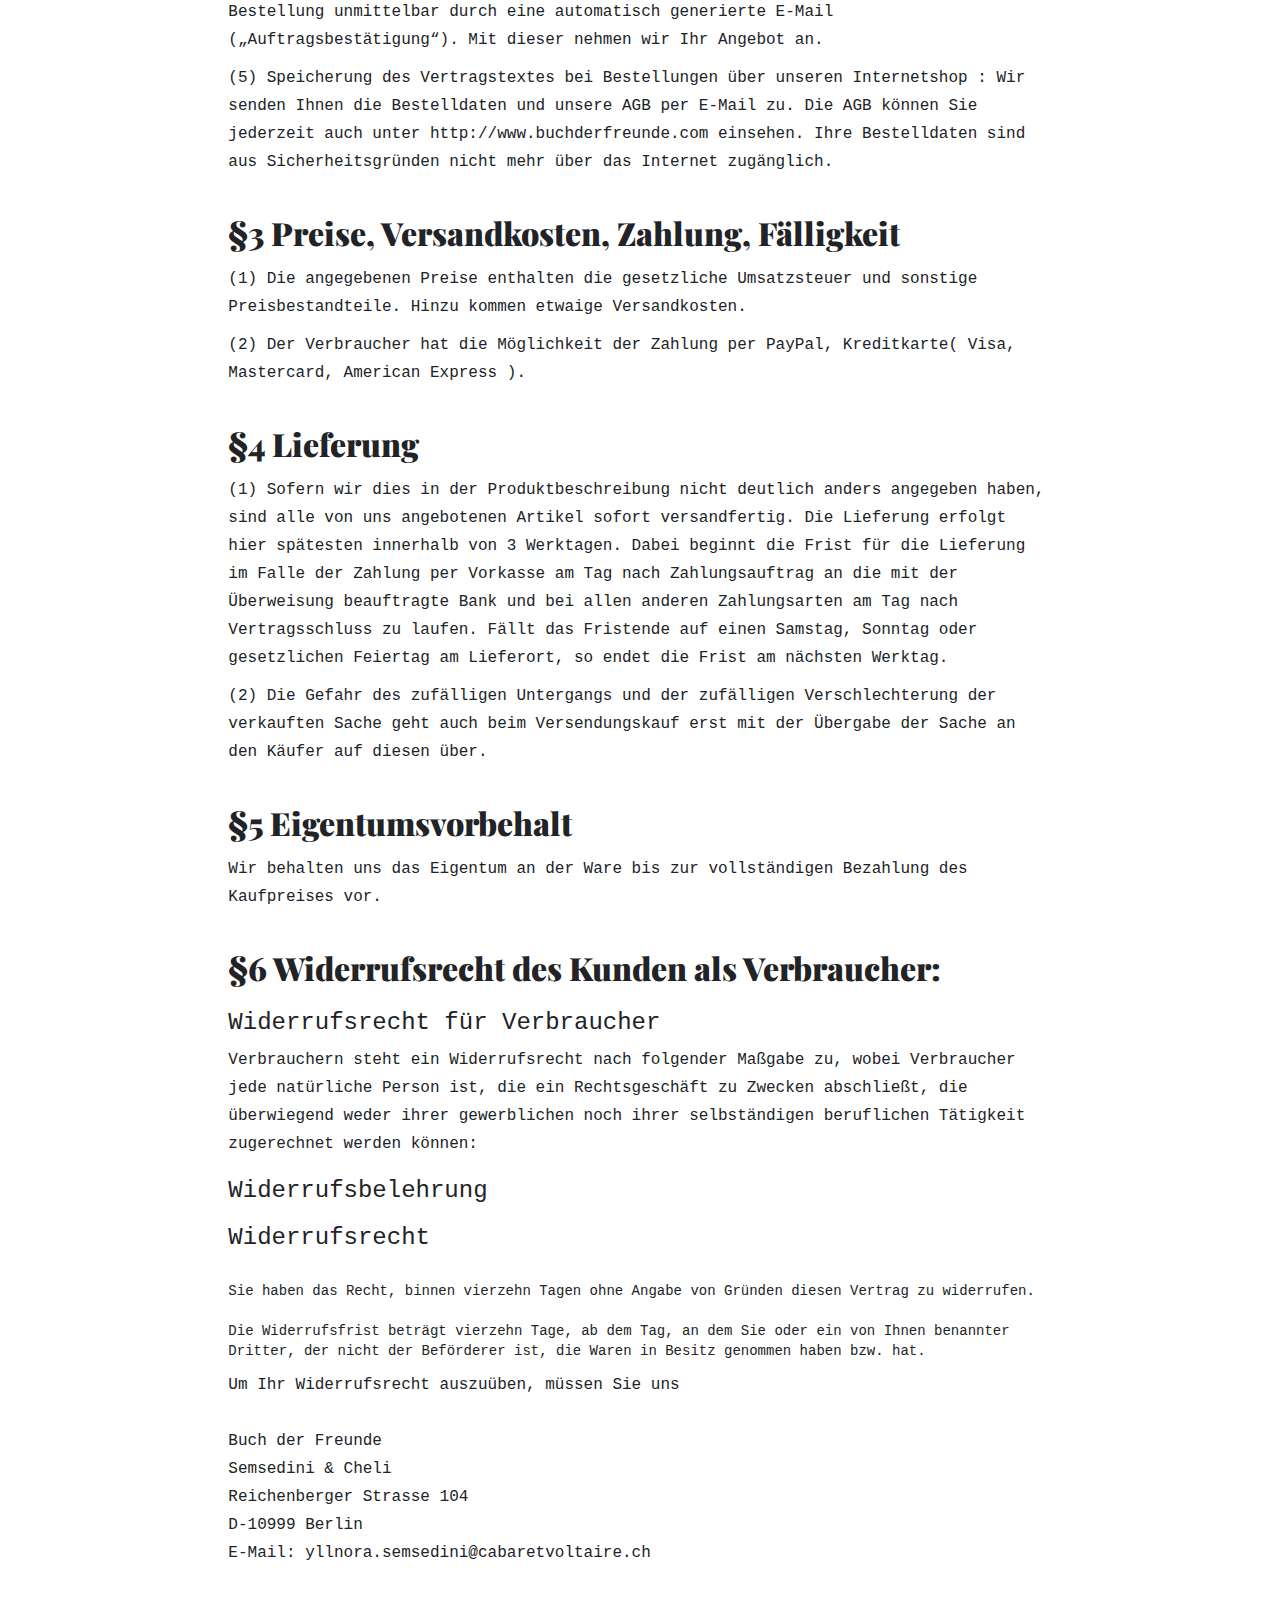
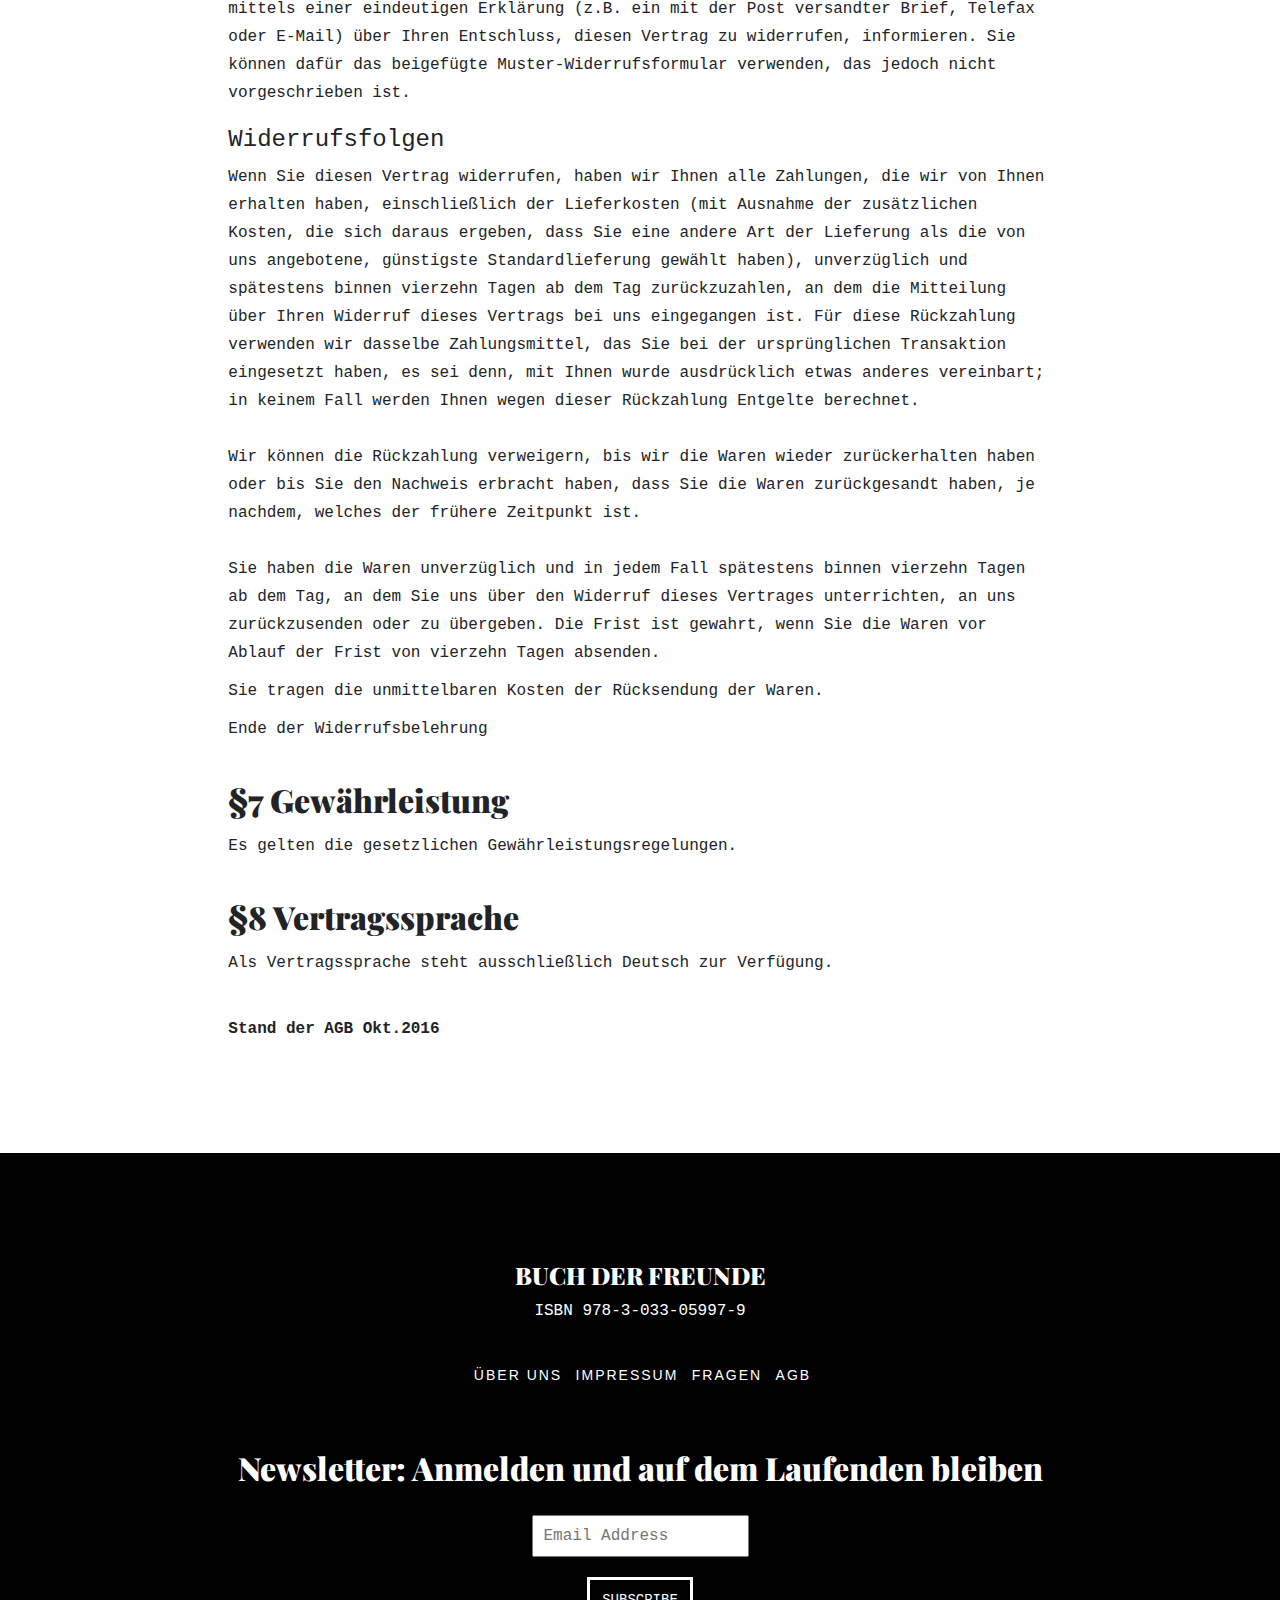
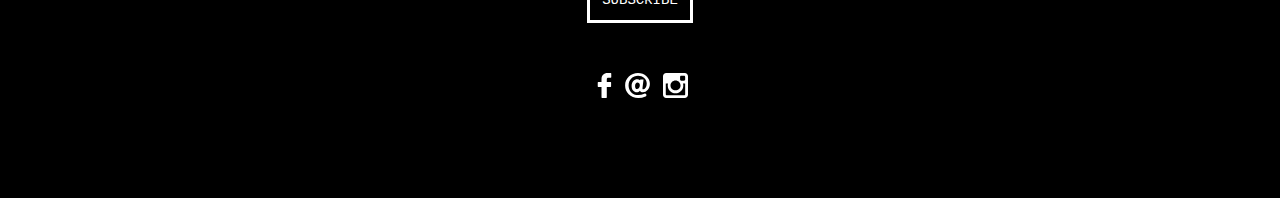
<file: agb.html>
<!DOCTYPE html>
<html>
<head>
	<meta name="viewport" content="width=device-width, initial-scale=1">
	<meta name="description" content="Das Poesie-Album von früher feiert sein erfolgreiches Come-Back. In neuem, schönen Design und mit Fragen, die zum Nachdenken, Lachen und Erinnern bewegen. Das ideale Geschenk für deine Liebsten." />
	<meta name="keywords" content="Poezie, buch, freunde, book, friends, berlin, zurich, shop, winkel, schreiben, album, freundschaft, ausfullen, geschenke" />
	<meta name="author" content="Semsedini & Cheli">
	<meta name="robots" content="index, follow" />
	<meta name="revisit-after" content="1 days" />
	<title>Buch der Freunde</title>

	<!-- Fonts -->
	<link href="https://fonts.googleapis.com/css?family=Playfair+Display:400,700,900" rel="stylesheet">

	<!-- CSS -->
	<link rel="stylesheet" href="https://maxcdn.bootstrapcdn.com/bootstrap/3.3.7/css/bootstrap.min.css" integrity="sha384-BVYiiSIFeK1dGmJRAkycuHAHRg32OmUcww7on3RYdg4Va+PmSTsz/K68vbdEjh4u" crossorigin="anonymous">
	<link rel="stylesheet" type="text/css" href="css/buchderfreunde.css">

	<!-- buch, shop, poezie -->

	<!-- Open Graph -->
	<meta property="og:type" content="product">
	<meta property="og:title" content="Buch der Freunde">
	<meta property="og:url" content="http://www.buchderfreunde.com/index.html">
	<meta property="og:image" content="http://www.buchderfreunde.com/img/Buch-der-Freund-Picture9.jpg">
	<meta property="product:price:amount" content="28.00">
	<meta property="product:price:currency" content="EUR">
</head>
<body class="container-fluid">

    <div id="myNav" class="overlay">
          <!-- Button to close the overlay navigation -->
          <a href="javascript:void(0)" class="closebtn" onclick="closeNav()">&times;</a>

          <div id="nav overlay-content">
            <ul>
            	<a href="index.html"><li>Home</li></a>
            	<a href="shops.html"><li>Shops</li></a>            	
            	<a href="freunde.html"><li>Freunde</li></a>            	
            	<a href="about.html"><li>Über Uns</li></a>
            	<a href="faq.html"><li>Fragen</li></a> 
                <a href="donation.html"><li>Spende</li></a>                	
            </ul>
          </div>
    </div>

    <div class="row header">
      <header>
        <a href="http://localhost:8888/buchderfreunde.com/"><h3>Buch der Freunde</h3></a>
      </header>
      <span class="burger" style="font-size:20px;cursor:pointer" onclick="openNav()">Menu</span>
    </div>
	<div class="row">      
		<div class="col-xs-12 col-md-offset-2 col-md-8 impressum">
			<h1>ABG</h1>
<h4>Allgemeine Geschäftsbedingungen der Firma Buch der Freunde</h4>


<h2>§1 Geltung gegenüber Unternehmern und Begriffsdefinitionen</h2>

<p>(1) Die nachfolgenden Allgemeinen Geschäftbedingungen gelten für alle Lieferungen zwischen uns und einem Verbraucher in ihrer zum Zeitpunkt der Bestellung gültigen Fassung.</p>

<p>Verbraucher ist jede natürliche Person, die ein Rechtsgeschäft zu Zwecken abschließt, die überwiegend weder ihrer gewerblichen noch ihrer selbständigen beruflichen Tätigkeit zugerechnet werden können (§ 13 BGB).</p> 

<h2>§2 Zustandekommen eines Vertrages, Speicherung des Vertragstextes</h2>

<p>(1) Die folgenden Regelungen über den Vertragsabschluss gelten für Bestellungen über unseren Internetshop http://www.buchderfreunde.com .</p>


<p>(2) Im Falle des Vertragsschlusses kommt der Vertrag mit</p>
 
<p>Buch der Freunde<br>

Semsedini & Cheli<br>

Reichenberger Strasse 104<br>

D-10999 Berlin<br>

<p>zustande.</p>

<p>(3) Die Präsentation der Waren in unserem Internetshop stellen kein rechtlich bindendes Vertragsangebot unsererseits dar, sondern sind nur eine unverbindliche Aufforderungen an den Verbraucher, Waren zu bestellen. Mit der Bestellung der gewünschten Ware gibt der Verbraucher ein für ihn verbindliches Angebot auf Abschluss eines Kaufvertrages ab.</p>

<p>(4) Bei Eingang einer Bestellung in unserem Internetshop gelten folgende Regelungen: Der Verbraucher gibt ein bindendes Vertragsangebot ab, indem er die in unserem Internetshop vorgesehene Bestellprozedur erfolgreich durchläuft.<br><br>

Die Bestellung erfolgt in folgenden Schritten:<br>

1) Auswahl der gewünschten Ware<br>

2) Bestätigen durch Anklicken der Buttons „Bestellen“<br> 

3) Prüfung der Angaben im Warenkorb<br>

4) Betätigung des Buttons „zur Kasse“<br> 

5) Anmeldung im Internetshop nach Registrierung und Eingabe der Anmelderangaben (E-Mail-Adresse und Passwort).<br> 

6) Nochmalige Prüfung bzw. Berichtigung der jeweiligen eingegebenen Daten.<br>

7) Verbindliche Absendung der Bestellung durch Anklicken des Buttons „kostenpflichtig bestellen“ bzw. „kaufen“<br><br>

Der Verbraucher kann vor dem verbindlichen Absenden der Bestellung durch Betätigen der in dem von ihm verwendeten Internet-Browser enthaltenen „Zurück“-Taste nach Kontrolle seiner Angaben wieder zu der Internetseite gelangen, auf der die Angaben des Kunden erfasst werden und Eingabefehler berichtigen bzw. durch Schließen des Internetbrowsers den Bestellvorgang abbrechen. Wir bestätigen den Eingang der Bestellung unmittelbar durch eine automatisch generierte E-Mail („Auftragsbestätigung“). Mit dieser nehmen wir Ihr Angebot an.</p> 

<p>(5) Speicherung des Vertragstextes bei Bestellungen über unseren Internetshop : Wir senden Ihnen die Bestelldaten und unsere AGB per E-Mail zu. Die AGB können Sie jederzeit auch unter http://www.buchderfreunde.com einsehen. Ihre Bestelldaten sind aus Sicherheitsgründen nicht mehr über das Internet zugänglich.</p> 

<h2>§3 Preise, Versandkosten, Zahlung, Fälligkeit</h2>

<p>(1) Die angegebenen Preise enthalten die gesetzliche Umsatzsteuer und sonstige Preisbestandteile. Hinzu kommen etwaige Versandkosten.</p>

<p>(2) Der Verbraucher hat die Möglichkeit der Zahlung per PayPal, Kreditkarte( Visa, Mastercard, American Express ).</p>

<h2>§4 Lieferung</h2>

<p>(1) Sofern wir dies in der Produktbeschreibung nicht deutlich anders angegeben haben, sind alle von uns angebotenen Artikel sofort versandfertig. Die Lieferung erfolgt hier spätesten innerhalb von 3 Werktagen. Dabei beginnt die Frist für die Lieferung im Falle der Zahlung per Vorkasse am Tag nach Zahlungsauftrag an die mit der Überweisung beauftragte Bank und bei allen anderen Zahlungsarten am Tag nach Vertragsschluss zu laufen. Fällt das Fristende auf einen Samstag, Sonntag oder gesetzlichen Feiertag am Lieferort, so endet die Frist am nächsten Werktag.</p> 

<p>(2) Die Gefahr des zufälligen Untergangs und der zufälligen Verschlechterung der verkauften Sache geht auch beim Versendungskauf erst mit der Übergabe der Sache an den Käufer auf diesen über.</p> 

<h2>§5 Eigentumsvorbehalt</h2>

<p>Wir behalten uns das Eigentum an der Ware bis zur vollständigen Bezahlung des Kaufpreises vor.</p>


<h2>§6 Widerrufsrecht des Kunden als Verbraucher:</h2>

<h3>Widerrufsrecht für Verbraucher</h3>

<p>Verbrauchern steht ein Widerrufsrecht nach folgender Maßgabe zu, wobei Verbraucher jede natürliche Person ist, die ein Rechtsgeschäft zu Zwecken abschließt, die überwiegend weder ihrer gewerblichen noch ihrer selbständigen beruflichen Tätigkeit zugerechnet werden können:<br>

<h3>Widerrufsbelehrung</h3>

<h3>Widerrufsrecht</h3><br>

Sie haben das Recht, binnen vierzehn Tagen ohne Angabe von Gründen diesen Vertrag zu widerrufen.<br><br>  

Die Widerrufsfrist beträgt vierzehn Tage, ab dem Tag, an dem Sie oder ein von Ihnen benannter Dritter, der nicht der Beförderer ist, die Waren in Besitz genommen haben bzw. hat.</p> 
 
<p>Um Ihr Widerrufsrecht auszuüben, müssen Sie uns<br><br>

Buch der Freunde<br>

Semsedini & Cheli<br>

Reichenberger Strasse 104<br>

D-10999 Berlin<br>

E-Mail: yllnora.semsedini@cabaretvoltaire.ch<br><br>

mittels einer eindeutigen Erklärung (z.B. ein mit der Post versandter Brief, Telefax oder E-Mail) über Ihren Entschluss, diesen Vertrag zu widerrufen, informieren. Sie können dafür das beigefügte Muster-Widerrufsformular verwenden, das jedoch nicht vorgeschrieben ist.</p>

<h3>Widerrufsfolgen</h3>

<p>Wenn Sie diesen Vertrag widerrufen, haben wir Ihnen alle Zahlungen, die wir von Ihnen erhalten haben, einschließlich der Lieferkosten (mit Ausnahme der zusätzlichen Kosten, die sich daraus ergeben, dass Sie eine andere Art der Lieferung als die von uns angebotene, günstigste Standardlieferung gewählt haben), unverzüglich und spätestens binnen vierzehn Tagen ab dem Tag zurückzuzahlen, an dem die Mitteilung über Ihren Widerruf dieses Vertrags bei uns eingegangen ist. Für diese Rückzahlung verwenden wir dasselbe Zahlungsmittel, das Sie bei der ursprünglichen Transaktion eingesetzt haben, es sei denn, mit Ihnen wurde ausdrücklich etwas anderes vereinbart; in keinem Fall werden Ihnen wegen dieser Rückzahlung Entgelte berechnet.<br><br> 

Wir können die Rückzahlung verweigern, bis wir die Waren wieder zurückerhalten haben oder bis Sie den Nachweis erbracht haben, dass Sie die Waren zurückgesandt haben, je nachdem, welches der frühere Zeitpunkt ist.<br><br> 

Sie haben die Waren unverzüglich und in jedem Fall spätestens binnen vierzehn Tagen ab dem Tag, an dem Sie uns über den Widerruf dieses Vertrages unterrichten, an uns zurückzusenden oder zu übergeben. Die Frist ist gewahrt, wenn Sie die Waren vor Ablauf der Frist von vierzehn Tagen absenden.</p> 

<p>Sie tragen die unmittelbaren Kosten der Rücksendung der Waren.<br></p>

<p>Ende der Widerrufsbelehrung</p> 

<h2>§7 Gewährleistung</h2>
<p>Es gelten die gesetzlichen Gewährleistungsregelungen.</p> 

<h2>§8 Vertragssprache</h2>
<p>Als Vertragssprache steht ausschließlich Deutsch zur Verfügung.</p>
<p><br><strong>Stand der AGB Okt.2016</strong></p>
        </div>
    </div>
	<footer class="row">
	<!-- <div class="heroimg-f">
	</div> -->
		<div class="col-xs-12 isbnnumber">
			<h2 id="name">Buch der Freunde</h2>
			<p>ISBN 978-3-033-05997-9</p>	
		</div>
		<div class="col-xs-12 menufooter"> 
			<ul>
				<a href="about.html"><li>Über Uns</li></a>
				<a href="impressum.html"><li>Impressum</li></a>
				<a href="faq.html"><li>Fragen</li></a>
				<a href="agb.html"><li>AGB</li></a>
			</ul>
		</div>

		<div class="col-xs-12">
			<h2>Newsletter: Anmelden und auf dem Laufenden bleiben</h2>
		</div>

		<div class="col-xs-12">
			<!-- Begin MailChimp Signup Form -->
			<link href="//cdn-images.mailchimp.com/embedcode/horizontal-slim-10_7.css" rel="stylesheet" type="text/css">
			<style type="text/css">
				#mc_embed_signup{background:#fff; clear:left; font:14px Helvetica,Arial,sans-serif; width:100%;}
				/* Add your own MailChimp form style overrides in your site stylesheet or in this style block.
				   We recommend moving this block and the preceding CSS link to the HEAD of your HTML file. */
			</style>
			<div id="mc_embed_signup">
			<form action="//buchderfreunde.us14.list-manage.com/subscribe/post?u=d6a1b5a45e40efe554c8c60a7&amp;id=3ca01bd8f2" method="post" id="mc-embedded-subscribe-form" name="mc-embedded-subscribe-form" class="validate" target="_blank" novalidate>
			    <div id="mc_embed_signup_scroll">
				
				<input type="email" value="" name="EMAIL" class="email" id="mce-EMAIL" placeholder="Email Address" required>
			    <!-- real people should not fill this in and expect good things - do not remove this or risk form bot signups-->
			    <div style="position: absolute; left: -5000px;" aria-hidden="true"><input type="text" name="b_d6a1b5a45e40efe554c8c60a7_3ca01bd8f2" tabindex="-1" value=""></div>
			    <div class="clear"><input type="submit" value="Subscribe" name="subscribe" id="mc-embedded-subscribe" class="button btn"></div>
			    </div>
			</form>
			</div>

			<!--End mc_embed_signup-->
		</div>

		</div>

		<div class="col-xs-12 socialicons">
			<a href="https://www.facebook.com/buchderfreunde"><img src="img/fb-logo.svg" class="footericon"></a>
			<a href="mailto:hallo@buchderfreunde.com?Subject=Ich%20habe%20ein%20frage"><img src="img/internet.svg" class="footericon"></a>
			<a href="https://www.instagram.com/buchderfreunde"><img src="img/insta-logo.svg" class="footericon" style="margin-left: 5px;"></a>
		</div>
	</footer>
<script src="https://maxcdn.bootstrapcdn.com/bootstrap/3.3.7/js/bootstrap.min.js" integrity="sha384-Tc5IQib027qvyjSMfHjOMaLkfuWVxZxUPnCJA7l2mCWNIpG9mGCD8wGNIcPD7Txa" crossorigin="anonymous"></script>
<script>
  (function(i,s,o,g,r,a,m){i['GoogleAnalyticsObject']=r;i[r]=i[r]||function(){
  (i[r].q=i[r].q||[]).push(arguments)},i[r].l=1*new Date();a=s.createElement(o),
  m=s.getElementsByTagName(o)[0];a.async=1;a.src=g;m.parentNode.insertBefore(a,m)
  })(window,document,'script','https://www.google-analytics.com/analytics.js','ga');

  ga('create', 'UA-71552510-2', 'auto');
  ga('send', 'pageview');

</script>
<script>
    function openNav() {
        document.getElementById("myNav").style.width = "100%";
    }

    function closeNav() {
        document.getElementById("myNav").style.width = "0%";
    }
</script>
</body>
</html>
</file>
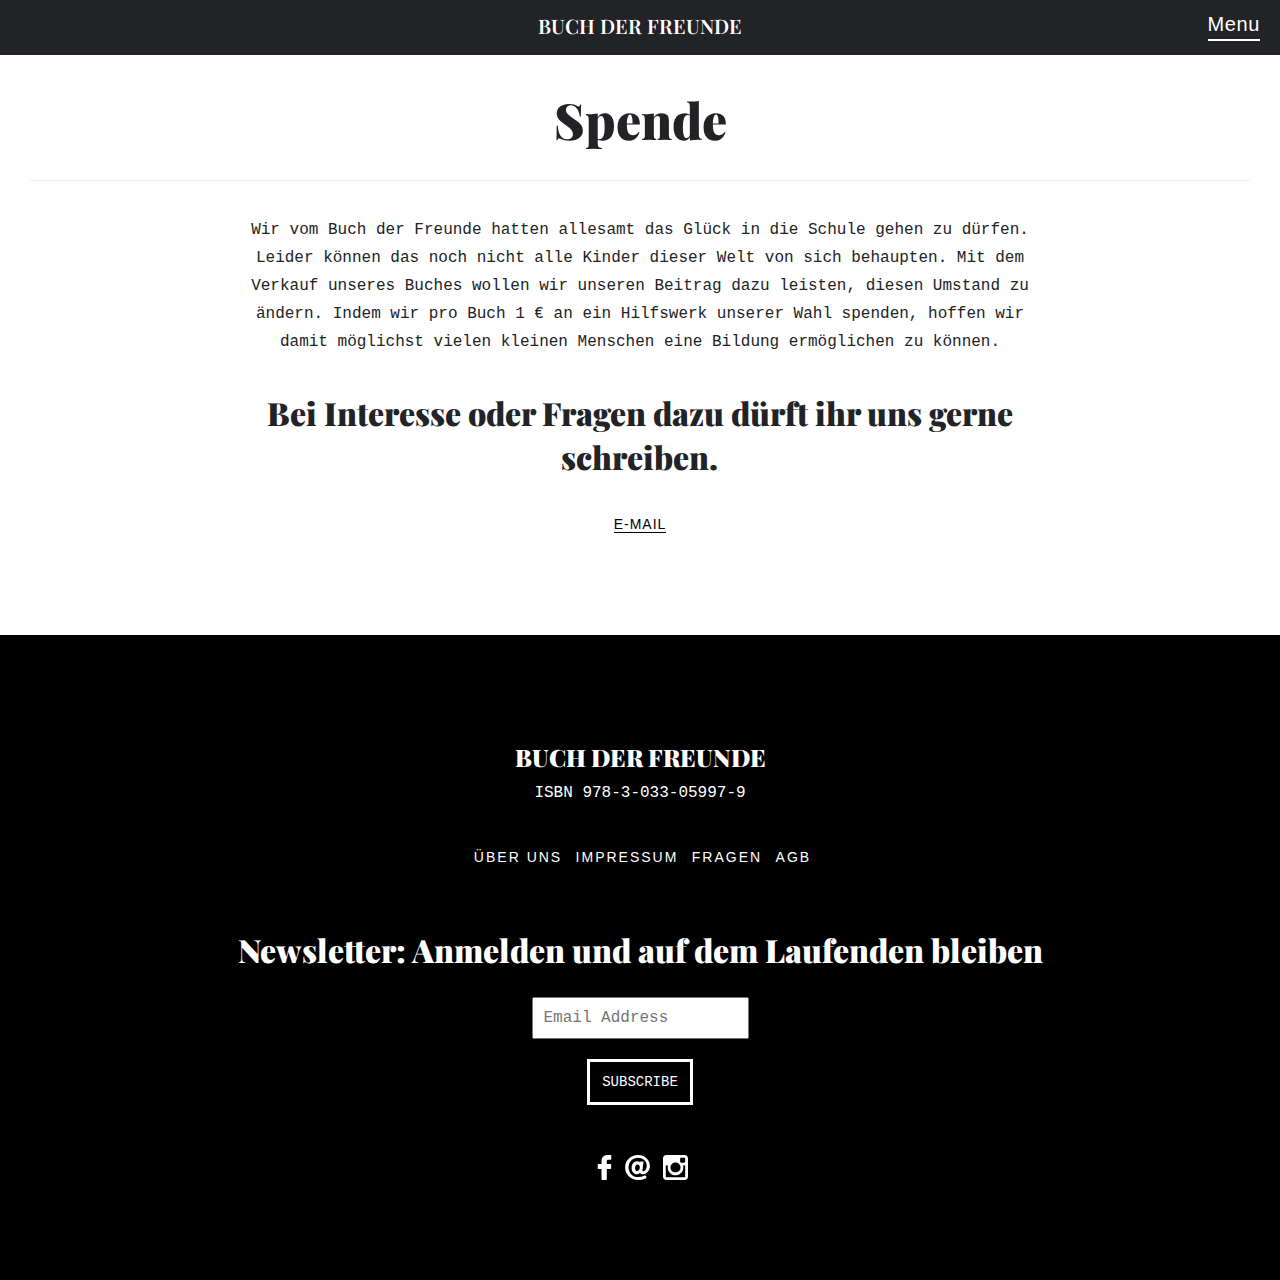
<file: donation.html>
<!DOCTYPE html>
<html>
<head>
	<meta name="viewport" content="width=device-width, initial-scale=1">
	<meta name="description" content="Das Poesie-Album von früher feiert sein erfolgreiches Come-Back. In neuem, schönen Design und mit Fragen, die zum Nachdenken, Lachen und Erinnern bewegen. Das ideale Geschenk für deine Liebsten." />
	<meta name="keywords" content="Poezie, buch, freunde, book, friends, berlin, zurich, shop, winkel, schreiben, album, freundschaft, ausfullen, geschenke" />
	<meta name="author" content="Semsedini & Cheli">
	<meta name="robots" content="index, follow" />
	<meta name="revisit-after" content="1 days" />
	<title>Buch der Freunde</title>

	<!-- Fonts -->
	<link href="https://fonts.googleapis.com/css?family=Playfair+Display:400,700,900" rel="stylesheet">

	<!-- CSS -->
	<link rel="stylesheet" href="https://maxcdn.bootstrapcdn.com/bootstrap/3.3.7/css/bootstrap.min.css" integrity="sha384-BVYiiSIFeK1dGmJRAkycuHAHRg32OmUcww7on3RYdg4Va+PmSTsz/K68vbdEjh4u" crossorigin="anonymous">
	<link rel="stylesheet" type="text/css" href="css/buchderfreunde.css">

	<!-- buch, shop, poezie -->

	<!-- Open Graph -->
	<meta property="og:type" content="product">
	<meta property="og:title" content="Buch der Freunde">
	<meta property="og:url" content="http://www.buchderfreunde.com/index.html">
	<meta property="og:image" content="http://www.buchderfreunde.com/img/Buch-der-Freund-Picture9.jpg">
	<meta property="product:price:amount" content="28.00">
	<meta property="product:price:currency" content="EUR">
</head>
<body class="container-fluid">

    <div id="myNav" class="overlay">
          <!-- Button to close the overlay navigation -->
          <a href="javascript:void(0)" class="closebtn" onclick="closeNav()">&times;</a>

          <div id="nav overlay-content">
            <ul>
            	<a href="index.html"><li>Home</li></a>
            	<a href="shops.html"><li>Shops</li></a>            	
            	<a href="freunde.html"><li>Freunde</li></a>            	
            	<a href="about.html"><li>Über Uns</li></a>
            	<a href="faq.html"><li>Fragen</li></a> 
                <a href="donation.html"><li>Spende</li></a>                	
            </ul>
          </div>
    </div>

    <div class="row header">
      <header>
        <a href="http://localhost:8888/buchderfreunde.com/"><h3>Buch der Freunde</h3></a>
      </header>
      <span class="burger" style="font-size:20px;cursor:pointer" onclick="openNav()">Menu</span>
    </div>

    <div class="row">
    	<div class="col-xs-12">
    		<h1>Spende</h1>
            <div class="col-xs-12"><hr></div>
    	</div>	
    </div>

    <div class="row">
        <div class="col-xs-12 col-sm-10 col-sm-offset-1 col-md-8 col-md-offset-2">
            <p>Wir vom Buch der Freunde hatten allesamt das Glück in die Schule gehen zu dürfen. Leider können das noch nicht alle Kinder dieser Welt von sich behaupten. Mit dem Verkauf unseres Buches wollen wir unseren Beitrag dazu leisten, diesen Umstand zu ändern. Indem wir pro Buch 1 € an ein Hilfswerk unserer Wahl spenden, hoffen wir damit möglichst vielen kleinen Menschen eine Bildung ermöglichen zu können.</p> 
            <h2 style="margin-bottom: 35px;">Bei Interesse oder Fragen dazu dürft ihr uns gerne schreiben.</h2>
            <a href="mailto:hallo@buchderfreunde.com" class="xlinks">e-mail</a>
        </div>
    </div> 

	<footer class="row">
	<!-- <div class="heroimg-f">
	</div> -->
		<div class="col-xs-12 isbnnumber">
			<h2 id="name">Buch der Freunde</h2>
			<p>ISBN 978-3-033-05997-9</p>	
		</div>
		<div class="col-xs-12 menufooter"> 
			<ul>
				<a href="about.html"><li>Über Uns</li></a>
				<a href="impressum.html"><li>Impressum</li></a>
				<a href="faq.html"><li>Fragen</li></a>
				<a href="agb.html"><li>AGB</li></a>
			</ul>
		</div>

		<div class="col-xs-12">
			<h2>Newsletter: Anmelden und auf dem Laufenden bleiben</h2>
		</div>

		<div class="col-xs-12">
			<!-- Begin MailChimp Signup Form -->
			<link href="//cdn-images.mailchimp.com/embedcode/horizontal-slim-10_7.css" rel="stylesheet" type="text/css">
			<style type="text/css">
				#mc_embed_signup{background:#fff; clear:left; font:14px Helvetica,Arial,sans-serif; width:100%;}
				/* Add your own MailChimp form style overrides in your site stylesheet or in this style block.
				   We recommend moving this block and the preceding CSS link to the HEAD of your HTML file. */
			</style>
			<div id="mc_embed_signup">
			<form action="//buchderfreunde.us14.list-manage.com/subscribe/post?u=d6a1b5a45e40efe554c8c60a7&amp;id=3ca01bd8f2" method="post" id="mc-embedded-subscribe-form" name="mc-embedded-subscribe-form" class="validate" target="_blank" novalidate>
			    <div id="mc_embed_signup_scroll">
				
				<input type="email" value="" name="EMAIL" class="email" id="mce-EMAIL" placeholder="Email Address" required>
			    <!-- real people should not fill this in and expect good things - do not remove this or risk form bot signups-->
			    <div style="position: absolute; left: -5000px;" aria-hidden="true"><input type="text" name="b_d6a1b5a45e40efe554c8c60a7_3ca01bd8f2" tabindex="-1" value=""></div>
			    <div class="clear"><input type="submit" value="Subscribe" name="subscribe" id="mc-embedded-subscribe" class="button btn"></div>
			    </div>
			</form>
			</div>

			<!--End mc_embed_signup-->
		</div>

		</div>

		<div class="col-xs-12 socialicons">
			<a href="https://www.facebook.com/buchderfreunde"><img src="img/fb-logo.svg" class="footericon"></a>
			<a href="mailto:hallo@buchderfreunde.com?Subject=Ich%20habe%20ein%20frage"><img src="img/internet.svg" class="footericon"></a>
			<a href="https://www.instagram.com/buchderfreunde"><img src="img/insta-logo.svg" class="footericon" style="margin-left: 5px;"></a>
		</div>
	</footer>
<script src="https://maxcdn.bootstrapcdn.com/bootstrap/3.3.7/js/bootstrap.min.js" integrity="sha384-Tc5IQib027qvyjSMfHjOMaLkfuWVxZxUPnCJA7l2mCWNIpG9mGCD8wGNIcPD7Txa" crossorigin="anonymous"></script>
<script>
  (function(i,s,o,g,r,a,m){i['GoogleAnalyticsObject']=r;i[r]=i[r]||function(){
  (i[r].q=i[r].q||[]).push(arguments)},i[r].l=1*new Date();a=s.createElement(o),
  m=s.getElementsByTagName(o)[0];a.async=1;a.src=g;m.parentNode.insertBefore(a,m)
  })(window,document,'script','https://www.google-analytics.com/analytics.js','ga');

  ga('create', 'UA-71552510-2', 'auto');
  ga('send', 'pageview');

</script>
<script>
    function openNav() {
        document.getElementById("myNav").style.width = "100%";
    }

    function closeNav() {
        document.getElementById("myNav").style.width = "0%";
    }
</script>
</body>
</html>
</file>
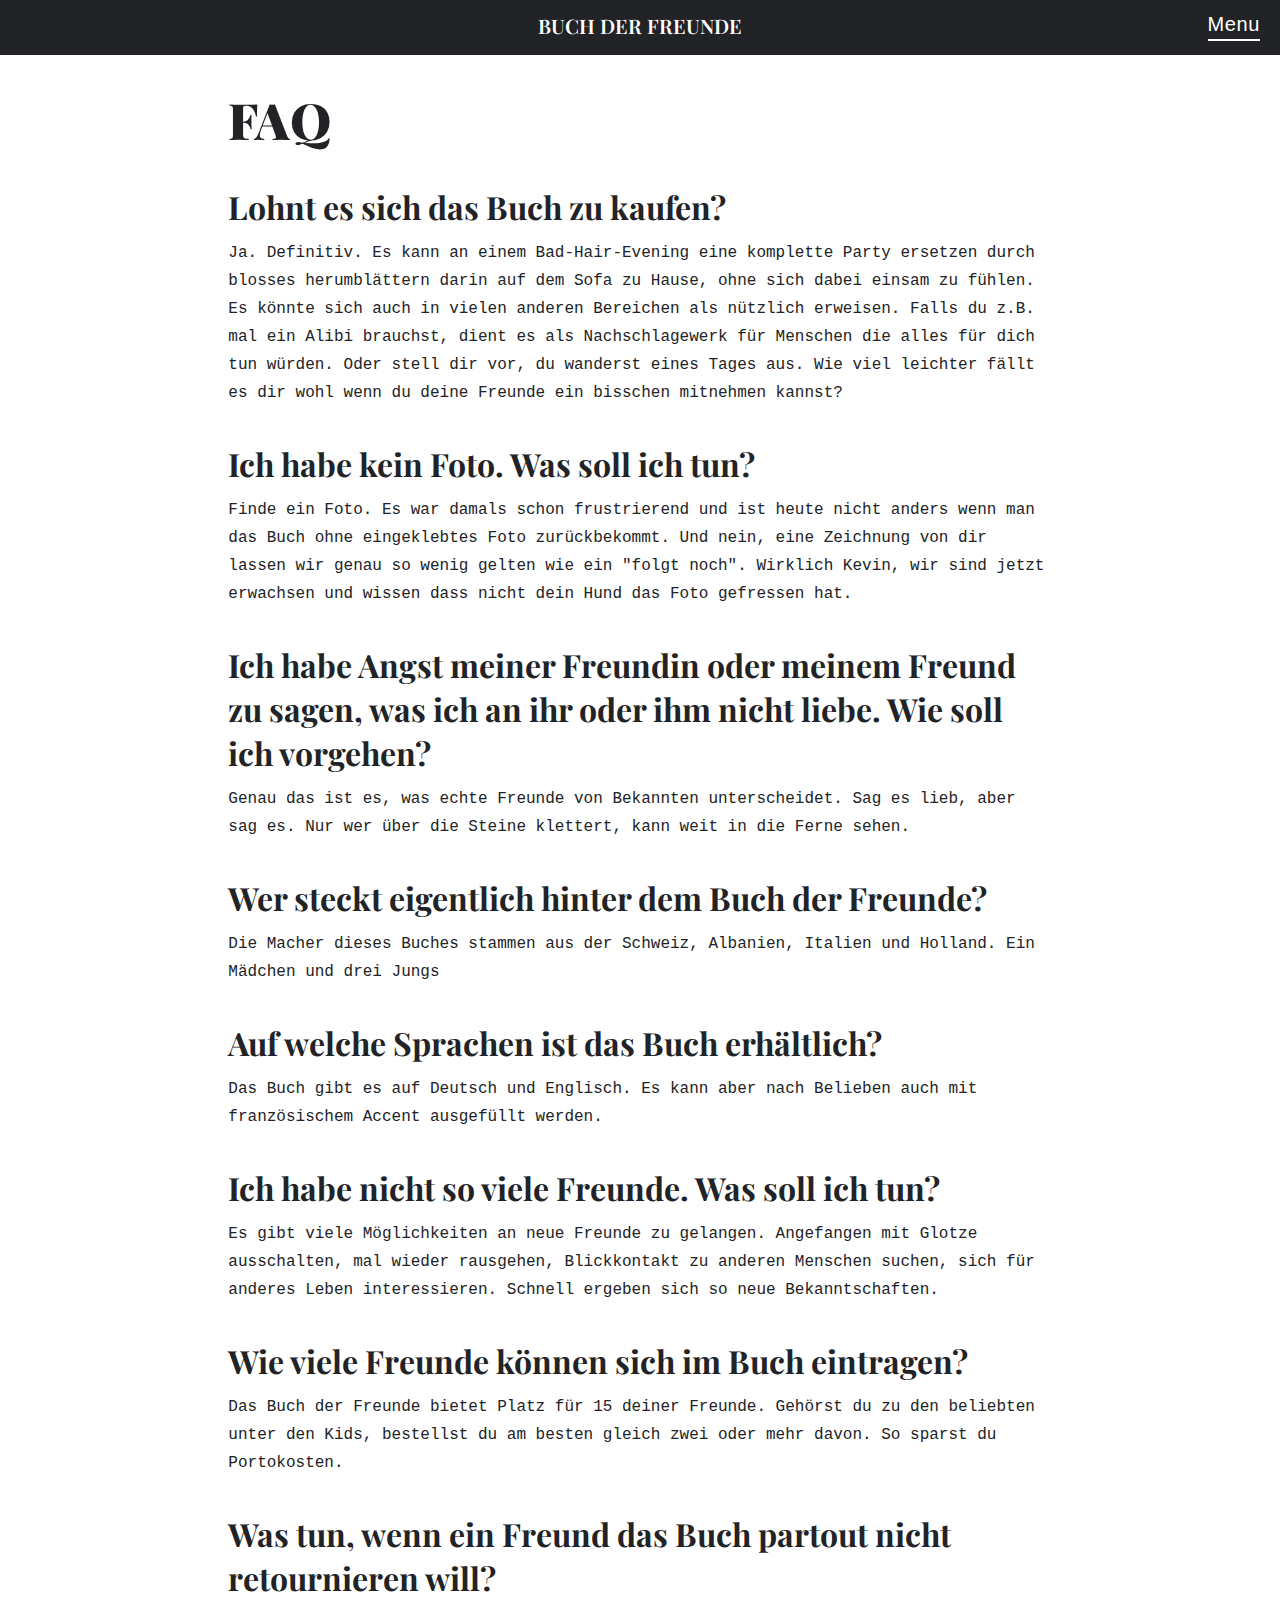
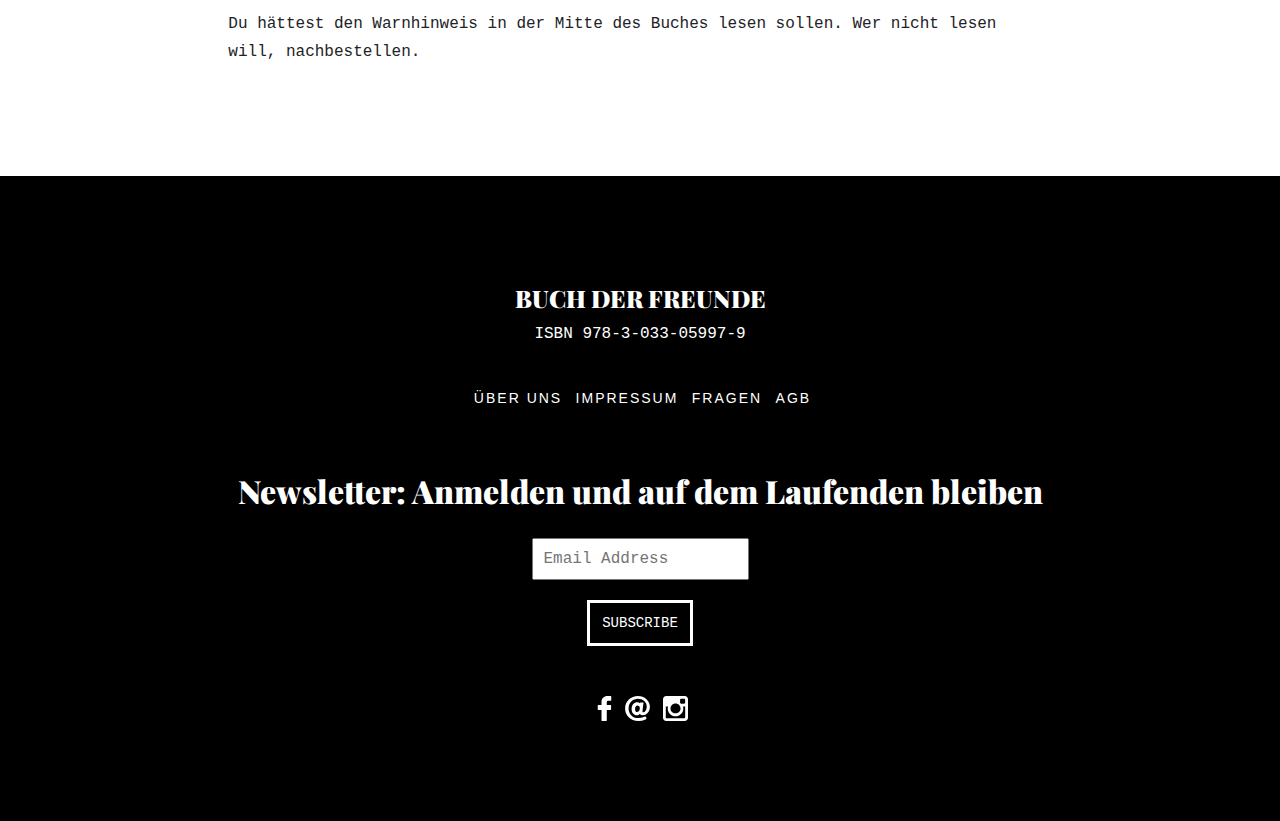
<file: faq.html>
<!DOCTYPE html>
<html>
<head>
	<meta name="viewport" content="width=device-width, initial-scale=1">
	<meta name="description" content="Das Poesie-Album von früher feiert sein erfolgreiches Come-Back. In neuem, schönen Design und mit Fragen, die zum Nachdenken, Lachen und Erinnern bewegen. Das ideale Geschenk für deine Liebsten." />
	<meta name="keywords" content="Poezie, buch, freunde, book, friends, berlin, zurich, shop, winkel, schreiben, album, freundschaft, ausfullen, geschenke" />
	<meta name="author" content="Semsedini & Cheli">
	<meta name="robots" content="index, follow" />
	<meta name="revisit-after" content="1 days" />
	<title>Buch der Freunde</title>

	<!-- Fonts -->
	<link href="https://fonts.googleapis.com/css?family=Playfair+Display:400,700,900" rel="stylesheet">

	<!-- CSS -->
	<link rel="stylesheet" href="https://maxcdn.bootstrapcdn.com/bootstrap/3.3.7/css/bootstrap.min.css" integrity="sha384-BVYiiSIFeK1dGmJRAkycuHAHRg32OmUcww7on3RYdg4Va+PmSTsz/K68vbdEjh4u" crossorigin="anonymous">
	<link rel="stylesheet" type="text/css" href="css/buchderfreunde.css">

	<!-- buch, shop, poezie -->

	<!-- Open Graph -->
	<meta property="og:type" content="product">
	<meta property="og:title" content="Buch der Freunde">
	<meta property="og:url" content="http://www.buchderfreunde.com/index.html">
	<meta property="og:image" content="http://www.buchderfreunde.com/img/Buch-der-Freund-Picture9.jpg">
	<meta property="product:price:amount" content="28.00">
	<meta property="product:price:currency" content="EUR">
</head>
<body class="container-fluid">

    <div id="myNav" class="overlay">
          <!-- Button to close the overlay navigation -->
          <a href="javascript:void(0)" class="closebtn" onclick="closeNav()">&times;</a>

          <div id="nav overlay-content">
            <ul>
            	<a href="index.html"><li>Home</li></a>
            	<a href="shops.html"><li>Shops</li></a>            	
            	<a href="freunde.html"><li>Freunde</li></a>            	
            	<a href="about.html"><li>Über Uns</li></a>
            	<a href="faq.html"><li>Fragen</li></a> 
                <a href="donation.html"><li>Spende</li></a>                	
            </ul>
          </div>
    </div>

    <div class="row header">
      <header>
        <a href="http://localhost:8888/buchderfreunde.com/"><h3>Buch der Freunde</h3></a>
      </header>
      <span class="burger" style="font-size:20px;cursor:pointer" onclick="openNav()">Menu</span>
    </div>
	<div class="row">      
		<div class="col-xs-12 col-md-offset-2 col-md-8 impressum">
			<h1>FAQ</h1>
        	<h2><strong>Lohnt es sich das Buch zu kaufen?</strong></h2><p>Ja. Definitiv. Es kann an einem Bad-Hair-Evening eine komplette Party ersetzen durch blosses herumblättern darin auf dem Sofa zu Hause, ohne sich dabei einsam zu fühlen. Es könnte sich auch in vielen anderen Bereichen als nützlich erweisen. Falls du z.B. mal ein Alibi brauchst, dient es als Nachschlagewerk für Menschen die alles für dich tun würden. Oder stell dir vor, du wanderst eines Tages aus. Wie viel leichter fällt es dir wohl wenn du deine Freunde ein bisschen mitnehmen kannst?</p><h2><strong>Ich habe kein Foto. Was soll ich tun?</strong></h2><p>Finde ein Foto. Es war damals schon frustrierend und ist heute nicht anders wenn man das Buch ohne eingeklebtes Foto zurückbekommt. Und nein, eine Zeichnung von dir lassen wir genau so wenig gelten wie ein "folgt noch". Wirklich Kevin, wir sind jetzt erwachsen und wissen dass nicht dein Hund das Foto gefressen hat.</p><h2><strong>Ich habe Angst meiner Freundin oder meinem Freund zu sagen, was ich an ihr oder ihm nicht liebe. Wie soll ich vorgehen?</strong></h2><p>Genau das ist es, was echte Freunde von Bekannten unterscheidet. Sag es lieb, aber sag es. Nur wer über die Steine klettert, kann weit in die Ferne sehen.</p><h2><strong>Wer steckt eigentlich hinter dem Buch der Freunde?</strong></h2><p>Die Macher dieses Buches stammen aus der Schweiz, Albanien, Italien und Holland. Ein Mädchen und drei Jungs</p><h2><strong>Auf welche Sprachen ist das Buch erhältlich?</strong></h2><p>Das Buch gibt es auf Deutsch und Englisch. Es kann aber nach Belieben auch mit französischem Accent ausgefüllt werden.</p><h2><strong>Ich habe nicht so viele Freunde. Was soll ich tun?</strong></h2><p>Es gibt viele Möglichkeiten an neue Freunde zu gelangen. Angefangen mit Glotze ausschalten, mal wieder rausgehen, Blickkontakt zu anderen Menschen suchen, sich für anderes Leben interessieren. Schnell ergeben sich so neue Bekanntschaften.</p><h2><strong>Wie viele Freunde können sich im Buch eintragen?</strong></h2><p>Das Buch der Freunde bietet Platz für 15 deiner Freunde. Gehörst du zu den beliebten unter den Kids, bestellst du am besten gleich zwei oder mehr davon. So sparst du Portokosten.</p><h2><strong>Was tun, wenn ein Freund das Buch partout nicht retournieren will?</strong></h2><p>Du hättest den Warnhinweis in der Mitte des Buches lesen sollen. Wer nicht lesen will, nachbestellen.</p>
        </div>
    </div>
	<footer class="row">
	<!-- <div class="heroimg-f">
	</div> -->
		<div class="col-xs-12 isbnnumber">
			<h2 id="name">Buch der Freunde</h2>
			<p>ISBN 978-3-033-05997-9</p>	
		</div>
		<div class="col-xs-12 menufooter"> 
			<ul>
				<a href="about.html"><li>Über Uns</li></a>
				<a href="impressum.html"><li>Impressum</li></a>
				<a href="faq.html"><li>Fragen</li></a>
				<a href="agb.html"><li>AGB</li></a>
			</ul>
		</div>

		<div class="col-xs-12">
			<h2>Newsletter: Anmelden und auf dem Laufenden bleiben</h2>
		</div>

		<div class="col-xs-12">
			<!-- Begin MailChimp Signup Form -->
			<link href="//cdn-images.mailchimp.com/embedcode/horizontal-slim-10_7.css" rel="stylesheet" type="text/css">
			<style type="text/css">
				#mc_embed_signup{background:#fff; clear:left; font:14px Helvetica,Arial,sans-serif; width:100%;}
				/* Add your own MailChimp form style overrides in your site stylesheet or in this style block.
				   We recommend moving this block and the preceding CSS link to the HEAD of your HTML file. */
			</style>
			<div id="mc_embed_signup">
			<form action="//buchderfreunde.us14.list-manage.com/subscribe/post?u=d6a1b5a45e40efe554c8c60a7&amp;id=3ca01bd8f2" method="post" id="mc-embedded-subscribe-form" name="mc-embedded-subscribe-form" class="validate" target="_blank" novalidate>
			    <div id="mc_embed_signup_scroll">
				
				<input type="email" value="" name="EMAIL" class="email" id="mce-EMAIL" placeholder="Email Address" required>
			    <!-- real people should not fill this in and expect good things - do not remove this or risk form bot signups-->
			    <div style="position: absolute; left: -5000px;" aria-hidden="true"><input type="text" name="b_d6a1b5a45e40efe554c8c60a7_3ca01bd8f2" tabindex="-1" value=""></div>
			    <div class="clear"><input type="submit" value="Subscribe" name="subscribe" id="mc-embedded-subscribe" class="button btn"></div>
			    </div>
			</form>
			</div>

			<!--End mc_embed_signup-->
		</div>

		</div>

		<div class="col-xs-12 socialicons">
			<a href="https://www.facebook.com/buchderfreunde"><img src="img/fb-logo.svg" class="footericon"></a>
			<a href="mailto:hallo@buchderfreunde.com?Subject=Ich%20habe%20ein%20frage"><img src="img/internet.svg" class="footericon"></a>
			<a href="https://www.instagram.com/buchderfreunde"><img src="img/insta-logo.svg" class="footericon" style="margin-left: 5px;"></a>
		</div>
	</footer>
<script src="https://maxcdn.bootstrapcdn.com/bootstrap/3.3.7/js/bootstrap.min.js" integrity="sha384-Tc5IQib027qvyjSMfHjOMaLkfuWVxZxUPnCJA7l2mCWNIpG9mGCD8wGNIcPD7Txa" crossorigin="anonymous"></script>
<script>
  (function(i,s,o,g,r,a,m){i['GoogleAnalyticsObject']=r;i[r]=i[r]||function(){
  (i[r].q=i[r].q||[]).push(arguments)},i[r].l=1*new Date();a=s.createElement(o),
  m=s.getElementsByTagName(o)[0];a.async=1;a.src=g;m.parentNode.insertBefore(a,m)
  })(window,document,'script','https://www.google-analytics.com/analytics.js','ga');

  ga('create', 'UA-71552510-2', 'auto');
  ga('send', 'pageview');

</script>
<script>
    function openNav() {
        document.getElementById("myNav").style.width = "100%";
    }

    function closeNav() {
        document.getElementById("myNav").style.width = "0%";
    }
</script>
</body>
</html>
</file>
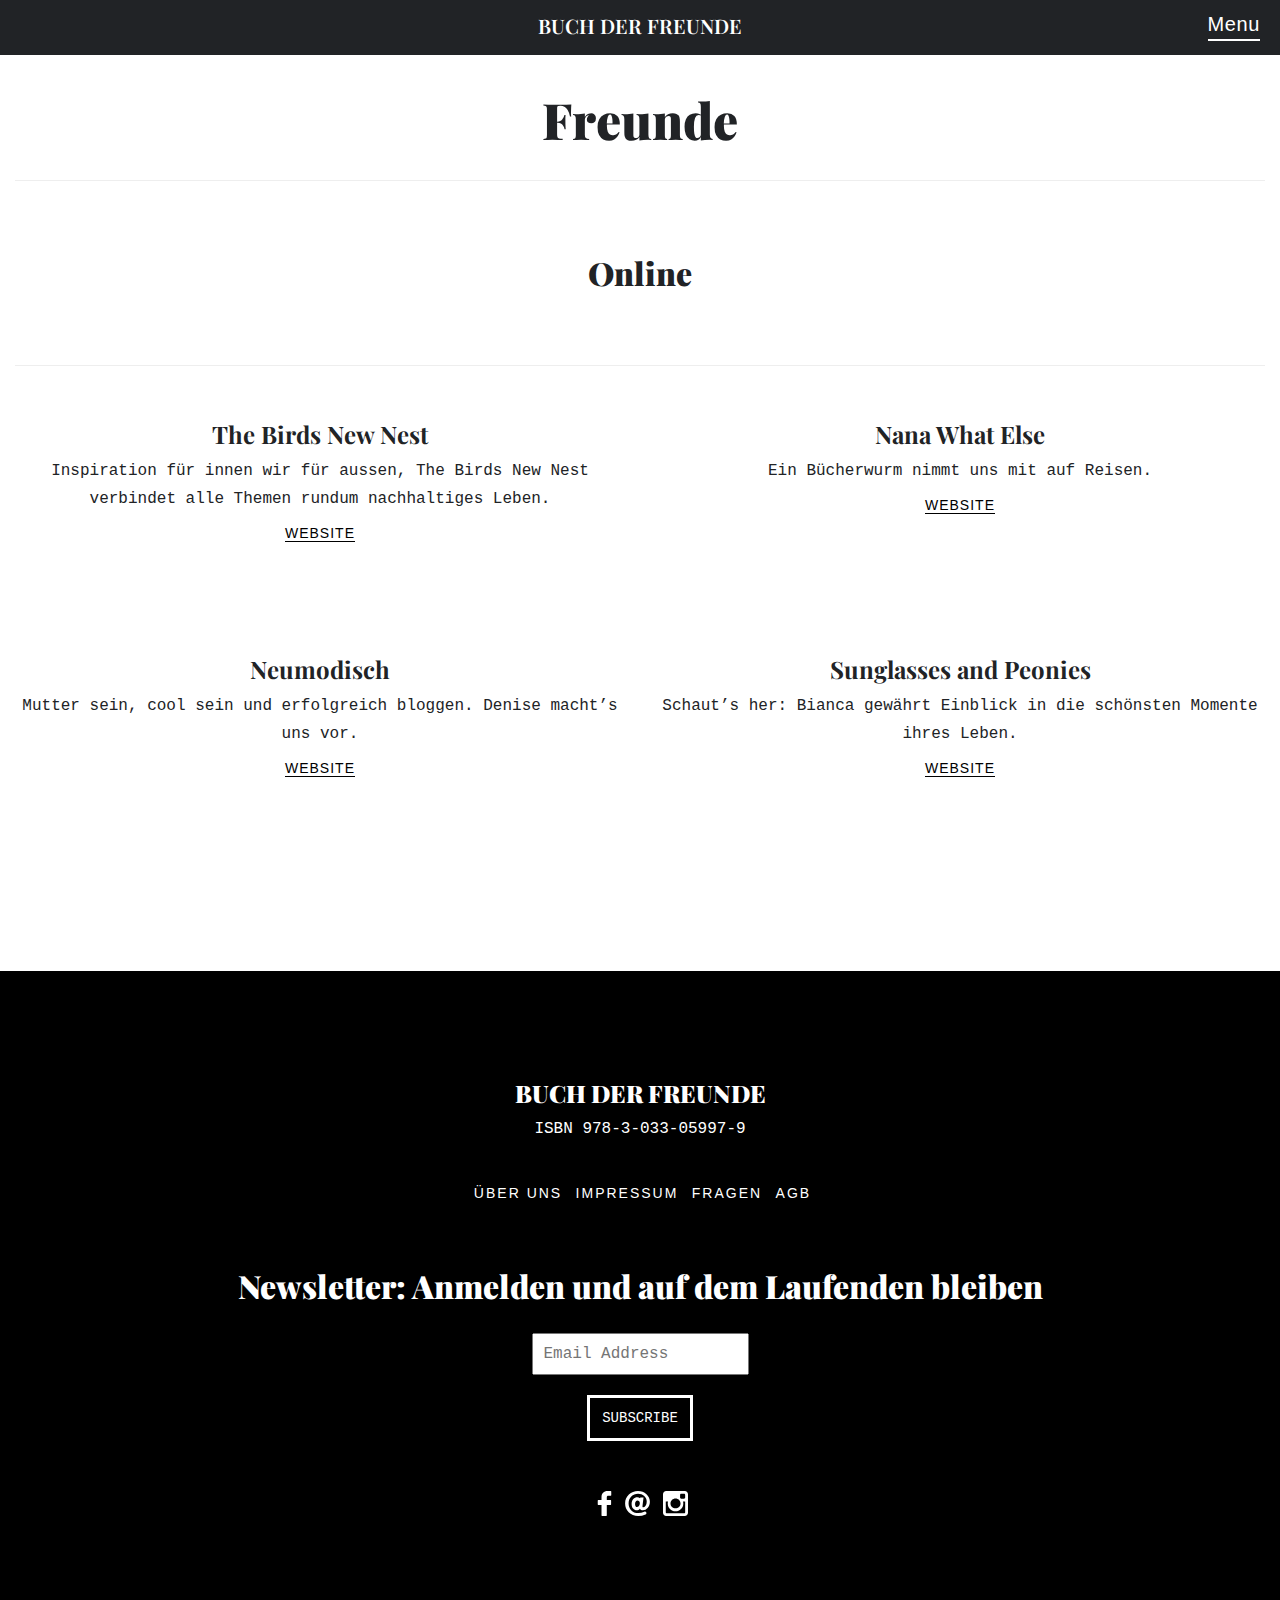
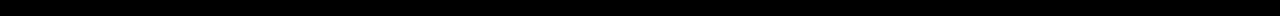
<file: freunde.html>
<!DOCTYPE html>
<html>
<head>
	<meta name="viewport" content="width=device-width, initial-scale=1">
	<meta name="description" content="Das Poesie-Album von früher feiert sein erfolgreiches Come-Back. In neuem, schönen Design und mit Fragen, die zum Nachdenken, Lachen und Erinnern bewegen. Das ideale Geschenk für deine Liebsten." />
	<meta name="keywords" content="Poezie, buch, freunde, book, friends, berlin, zurich, shop, winkel, schreiben, album, freundschaft, ausfullen, geschenke" />
	<meta name="author" content="Semsedini & Cheli">
	<meta name="robots" content="index, follow" />
	<meta name="revisit-after" content="1 days" />
	<title>Buch der Freunde</title>

	<!-- Fonts -->
	<link href="https://fonts.googleapis.com/css?family=Playfair+Display:400,700,900" rel="stylesheet">

	<!-- CSS -->
	<link rel="stylesheet" href="https://maxcdn.bootstrapcdn.com/bootstrap/3.3.7/css/bootstrap.min.css" integrity="sha384-BVYiiSIFeK1dGmJRAkycuHAHRg32OmUcww7on3RYdg4Va+PmSTsz/K68vbdEjh4u" crossorigin="anonymous">
	<link rel="stylesheet" type="text/css" href="css/buchderfreunde.css">
	
    <!-- buch, shop, poezie -->

	<!-- Open Graph -->
	<meta property="og:type" content="product">
	<meta property="og:title" content="Buch der Freunde">
	<meta property="og:url" content="http://www.buchderfreunde.com/index.html">
	<meta property="og:image" content="http://www.buchderfreunde.com/img/Buch-der-Freund-Picture9.jpg">
	<meta property="product:price:amount" content="28.00">
	<meta property="product:price:currency" content="EUR">
</head>
<body class="container-fluid">

    <div id="myNav" class="overlay">
          <!-- Button to close the overlay navigation -->
          <a href="javascript:void(0)" class="closebtn" onclick="closeNav()">&times;</a>

          <div id="nav overlay-content">
            <ul>
            	<a href="index.html"><li>Home</li></a>
            	<a href="shops.html"><li>Shops</li></a>            	
            	<a href="freunde.html"><li>Freunde</li></a>            	
            	<a href="about.html"><li>Über Uns</li></a>
            	<a href="faq.html"><li>Fragen</li></a>
            	<a href="donation.html"><li>Spende</li></a>  	            	            	
            </ul>
          </div>
    </div>

    <div class="row header">
      <header>
        <a href="http://localhost:8888/buchderfreunde.com/"><h3>Buch der Freunde</h3></a>
      </header>
      <span class="burger" style="font-size:20px;cursor:pointer" onclick="openNav()">Menu</span>
    </div>

    <div class="addres freunde">

    <div class="row">
    	<div class="col-xs-12">
    		<h1>Freunde</h1>
    	</div>	
    </div>

    <div class="row">
        <div class="col-xs-12"><hr></div>
    	<div class="col-xs-12">
    		<h2>Online</h2>
    	</div>
    </div>

    <div class="row">
    	<div class="col-xs-12"><hr></div>
    	<div class="single col-xs-12 col-sm-6 col-md-6">
    		<h3>The Birds New Nest</h3>
    		<p> Inspiration für innen wir für aussen, The Birds New Nest verbindet alle Themen rundum nachhaltiges Leben.</p>
    		<a href="http://thebirdsnewnest.com/">Website</a>
    	</div>
    	<div class="single col-xs-12 col-sm-6 col-md-6">
    		<h3>Nana What Else</h3>
    		<p>Ein Bücherwurm nimmt uns mit auf Reisen.</p>
    		<a href="http://www.nanawhatelse.at/">Website</a>
    	</div>
    	<div class="single col-xs-12 col-sm-6 col-md-6">
    		<h3>Neumodisch</h3>
    		<p>Mutter sein, cool sein und erfolgreich bloggen. Denise macht’s uns vor. </p>
    		<a href="https://neumodisch.com/ ">Website</a>
    	</div>
        <div class="single col-xs-12 col-sm-6 col-md-6">
            <h3>Sunglasses and Peonies</h3>
            <p>Schaut’s her: Bianca gewährt Einblick in die schönsten Momente ihres Leben.</p>
            <a href="http://sunglassesandpeonies.com/">Website</a>
        </div>        
    </div>

	</div>

<footer class="row">
	<!-- <div class="heroimg-f">
	</div> -->
		<div class="col-xs-12 isbnnumber">
			<h2 id="name">Buch der Freunde</h2>
			<p>ISBN 978-3-033-05997-9</p>	
		</div>
		<div class="col-xs-12 menufooter"> 
			<ul>
				<a href="about.html"><li>Über Uns</li></a>
				<a href="impressum.html"><li>Impressum</li></a>
				<a href="faq.html"><li>Fragen</li></a>
				<a href="agb.html"><li>AGB</li></a>
			</ul>
		</div>

		<div class="col-xs-12">
			<h2>Newsletter: Anmelden und auf dem Laufenden bleiben</h2>
		</div>

		<div class="col-xs-12">
			<!-- Begin MailChimp Signup Form -->
			<link href="//cdn-images.mailchimp.com/embedcode/horizontal-slim-10_7.css" rel="stylesheet" type="text/css">
			<style type="text/css">
				#mc_embed_signup{background:#fff; clear:left; font:14px Helvetica,Arial,sans-serif; width:100%;}
				/* Add your own MailChimp form style overrides in your site stylesheet or in this style block.
				   We recommend moving this block and the preceding CSS link to the HEAD of your HTML file. */
			</style>
			<div id="mc_embed_signup">
			<form action="//buchderfreunde.us14.list-manage.com/subscribe/post?u=d6a1b5a45e40efe554c8c60a7&amp;id=3ca01bd8f2" method="post" id="mc-embedded-subscribe-form" name="mc-embedded-subscribe-form" class="validate" target="_blank" novalidate>
			    <div id="mc_embed_signup_scroll">
				
				<input type="email" value="" name="EMAIL" class="email" id="mce-EMAIL" placeholder="Email Address" required>
			    <!-- real people should not fill this in and expect good things - do not remove this or risk form bot signups-->
			    <div style="position: absolute; left: -5000px;" aria-hidden="true"><input type="text" name="b_d6a1b5a45e40efe554c8c60a7_3ca01bd8f2" tabindex="-1" value=""></div>
			    <div class="clear"><input type="submit" value="Subscribe" name="subscribe" id="mc-embedded-subscribe" class="button btn"></div>
			    </div>
			</form>
			</div>

			<!--End mc_embed_signup-->
		</div>

		</div>

		<div class="col-xs-12 socialicons">
			<a href="https://www.facebook.com/buchderfreunde"><img src="img/fb-logo.svg" class="footericon"></a>
			<a href="mailto:hallo@buchderfreunde.com?Subject=Ich%20habe%20ein%20frage"><img src="img/internet.svg" class="footericon"></a>
			<a href="https://www.instagram.com/buchderfreunde"><img src="img/insta-logo.svg" class="footericon" style="margin-left: 5px;"></a>
		</div>
	</footer>
<script src="https://maxcdn.bootstrapcdn.com/bootstrap/3.3.7/js/bootstrap.min.js" integrity="sha384-Tc5IQib027qvyjSMfHjOMaLkfuWVxZxUPnCJA7l2mCWNIpG9mGCD8wGNIcPD7Txa" crossorigin="anonymous"></script>
<script>
  (function(i,s,o,g,r,a,m){i['GoogleAnalyticsObject']=r;i[r]=i[r]||function(){
  (i[r].q=i[r].q||[]).push(arguments)},i[r].l=1*new Date();a=s.createElement(o),
  m=s.getElementsByTagName(o)[0];a.async=1;a.src=g;m.parentNode.insertBefore(a,m)
  })(window,document,'script','https://www.google-analytics.com/analytics.js','ga');

  ga('create', 'UA-71552510-2', 'auto');
  ga('send', 'pageview');

</script>
<script>
    function openNav() {
        document.getElementById("myNav").style.width = "100%";
    }

    function closeNav() {
        document.getElementById("myNav").style.width = "0%";
    }
</script>
</body>
</html>
</file>
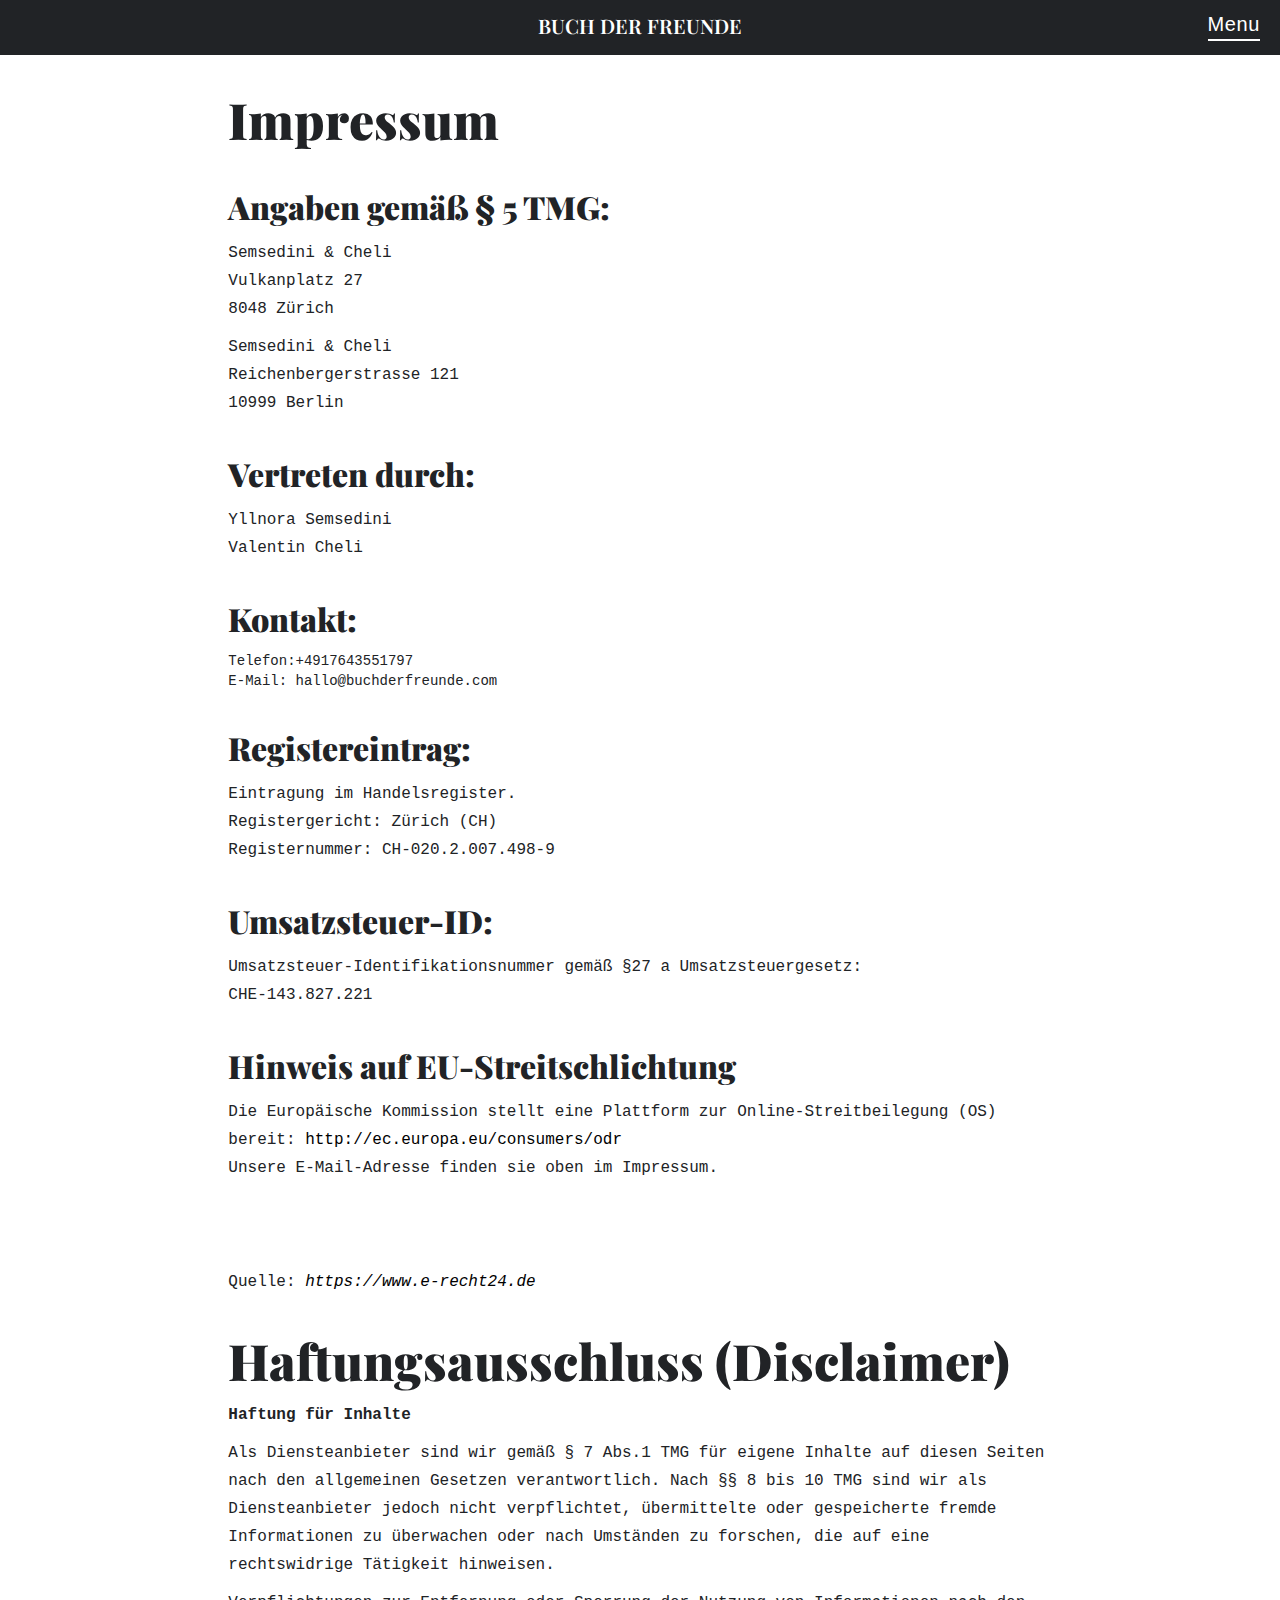
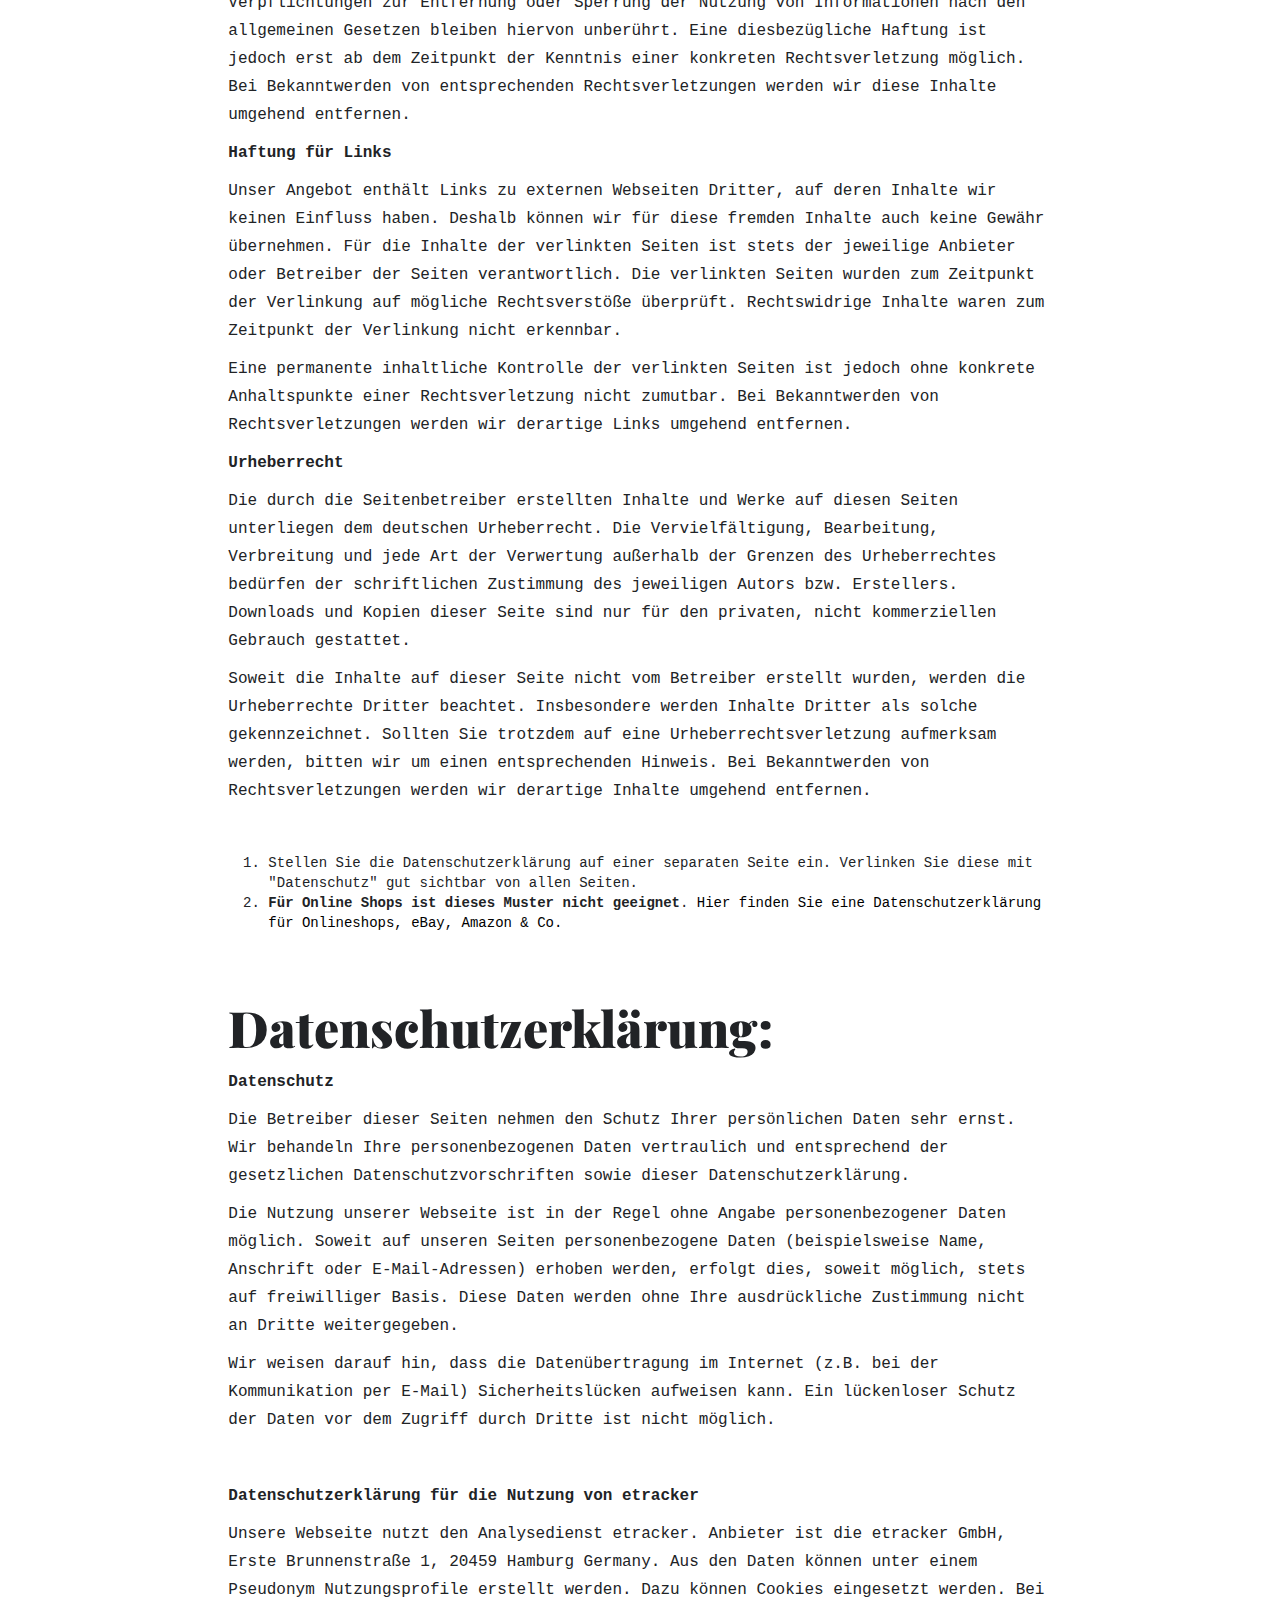
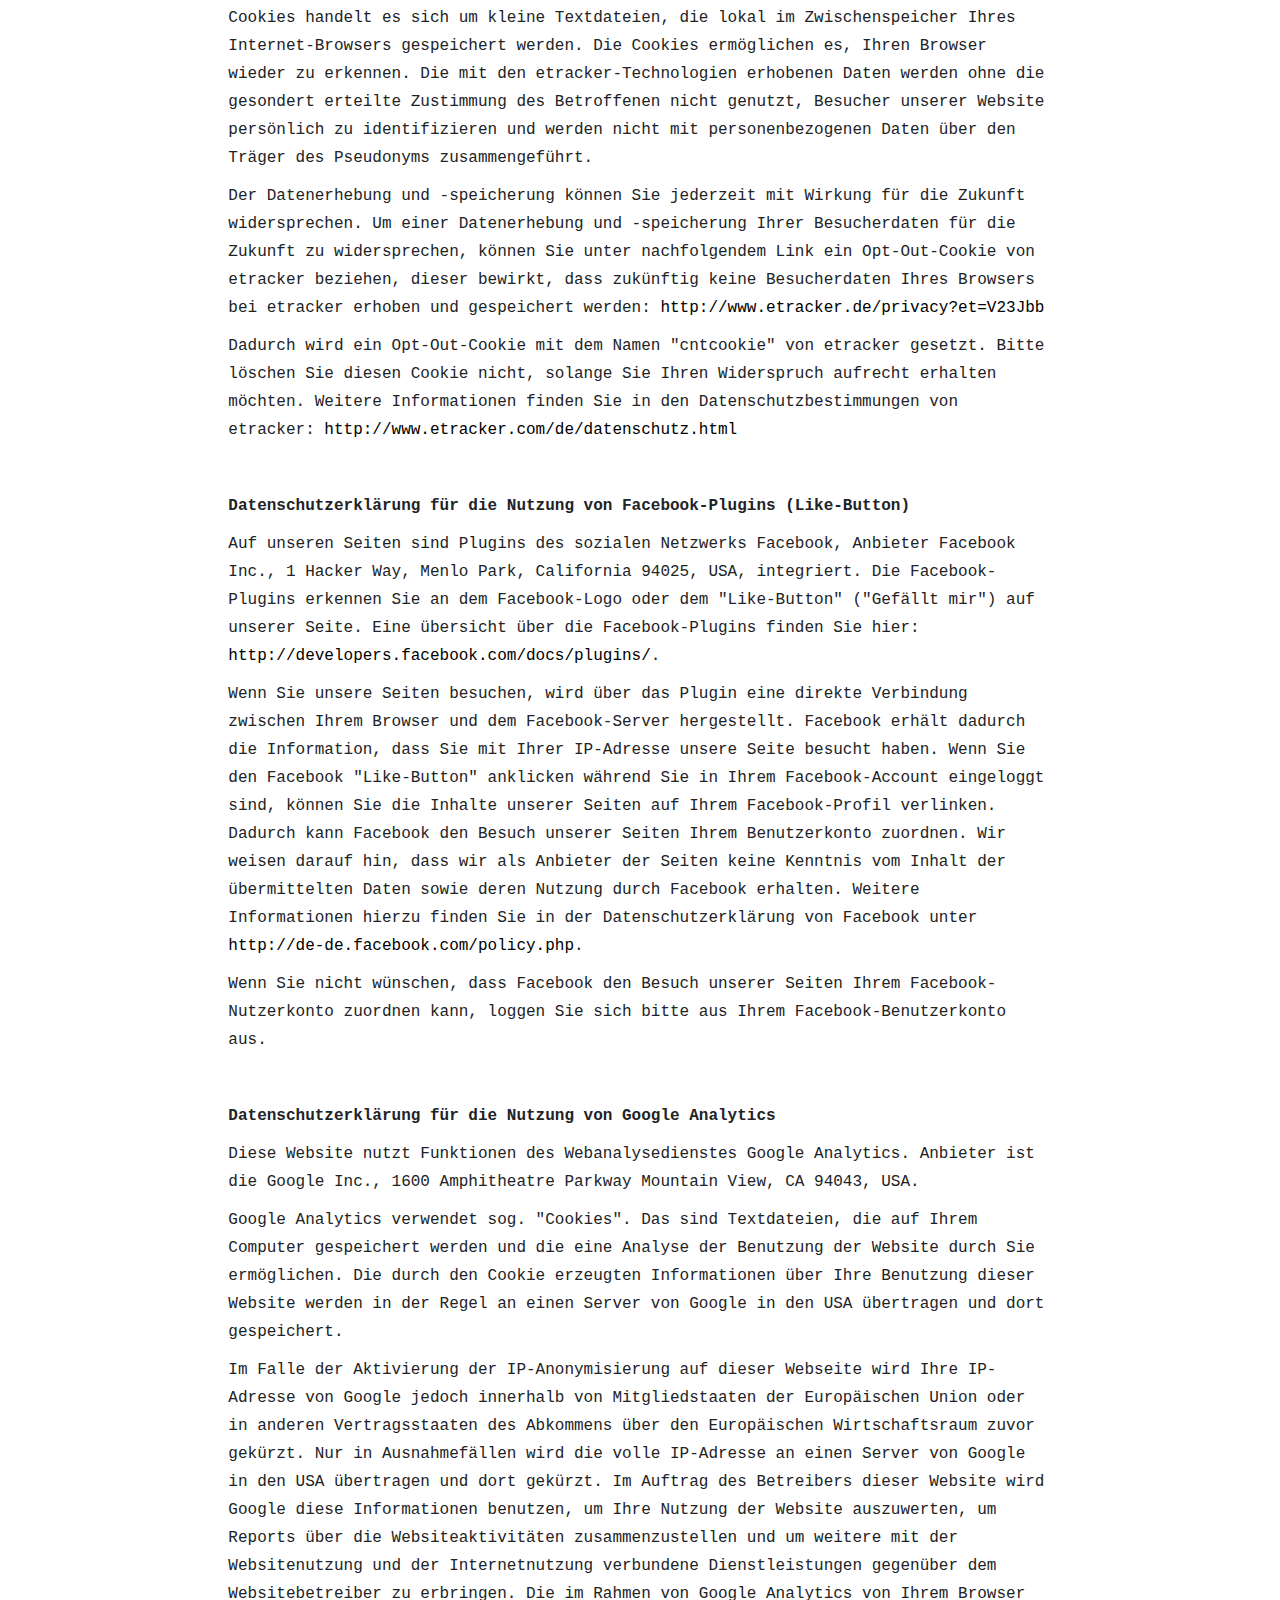
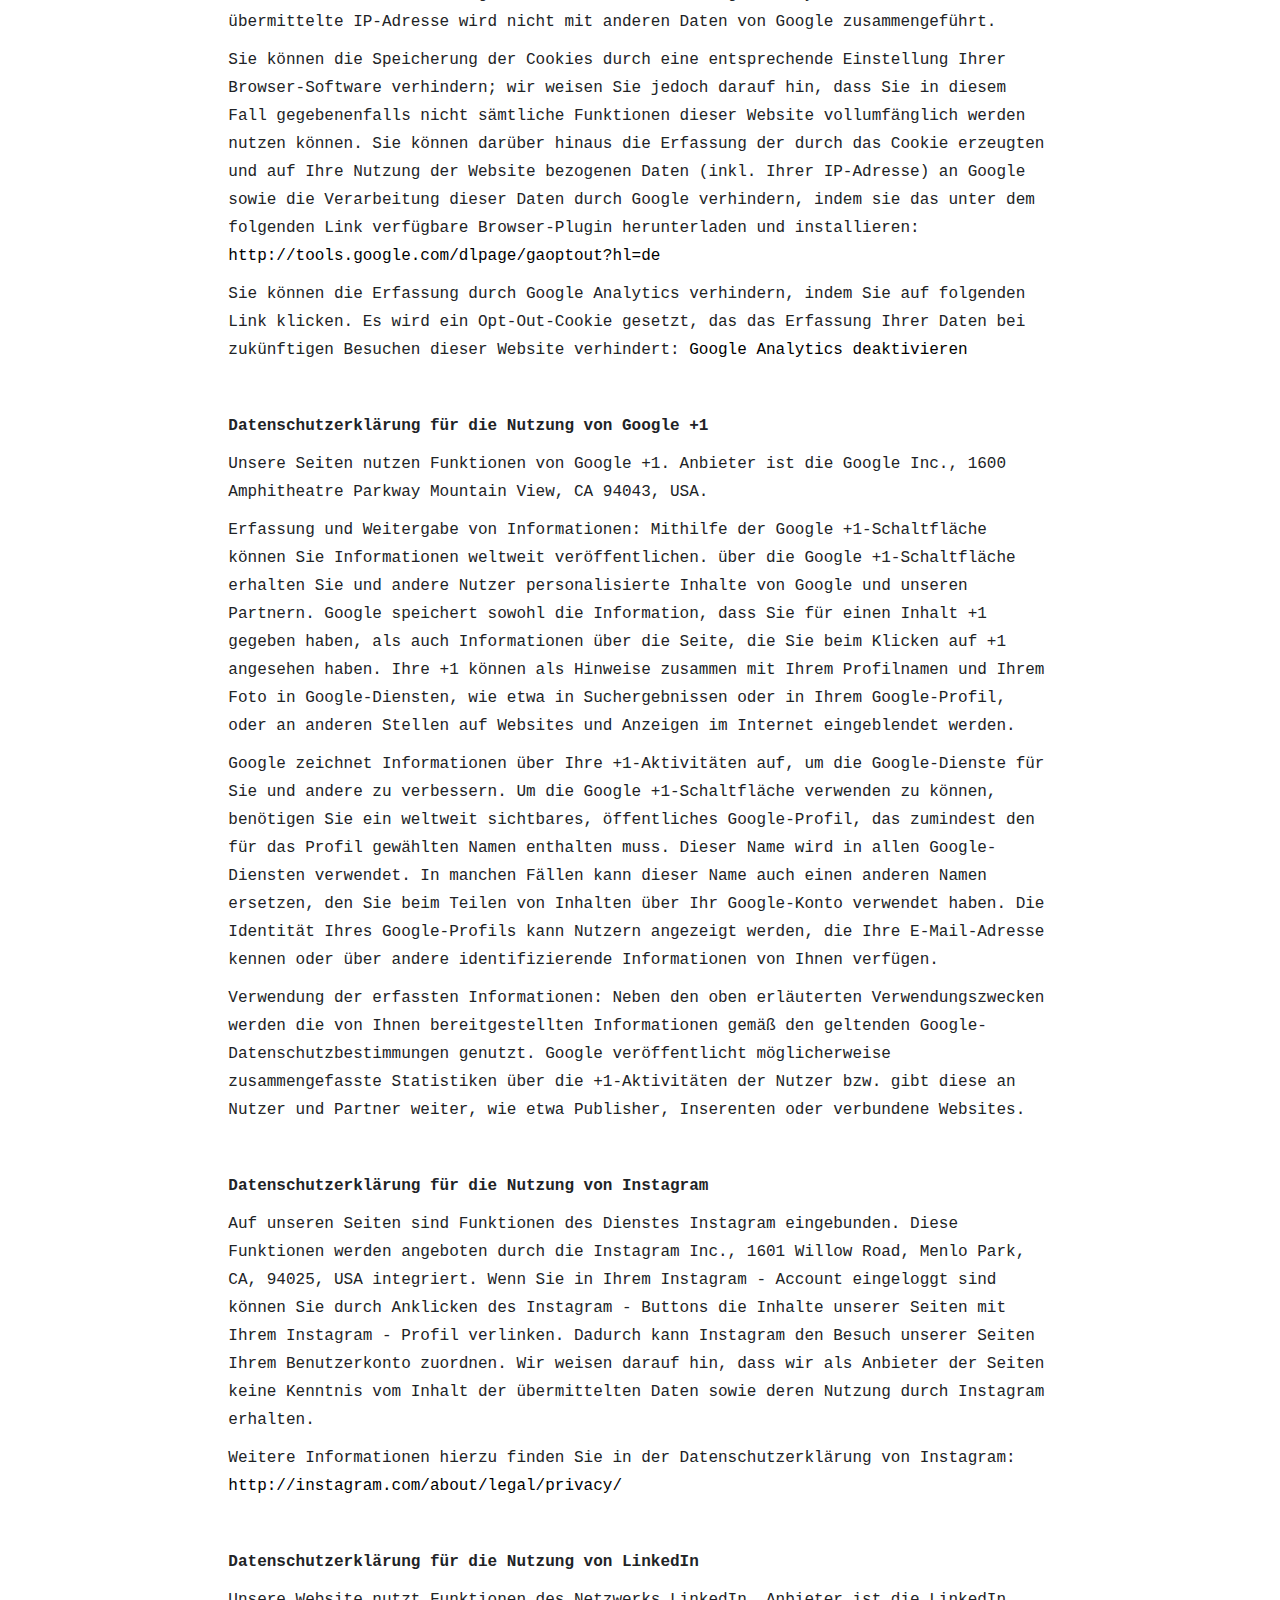
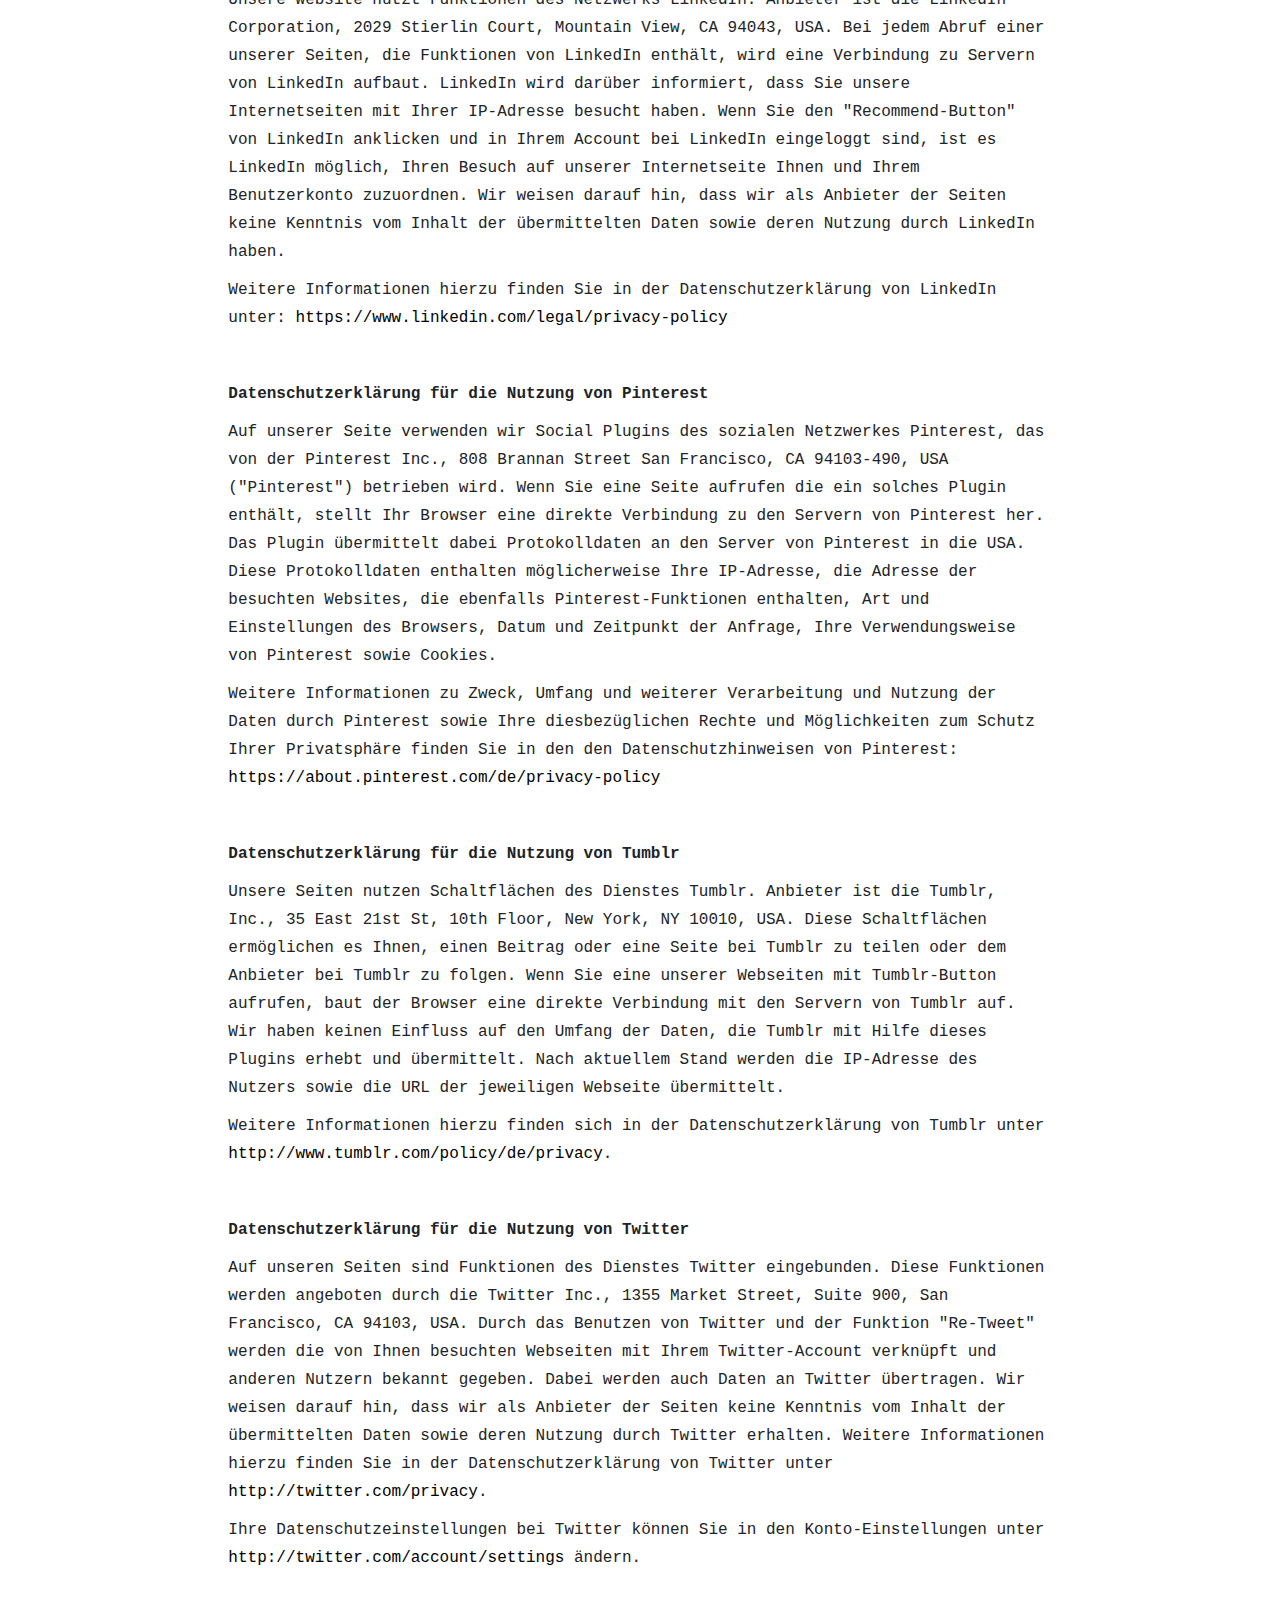
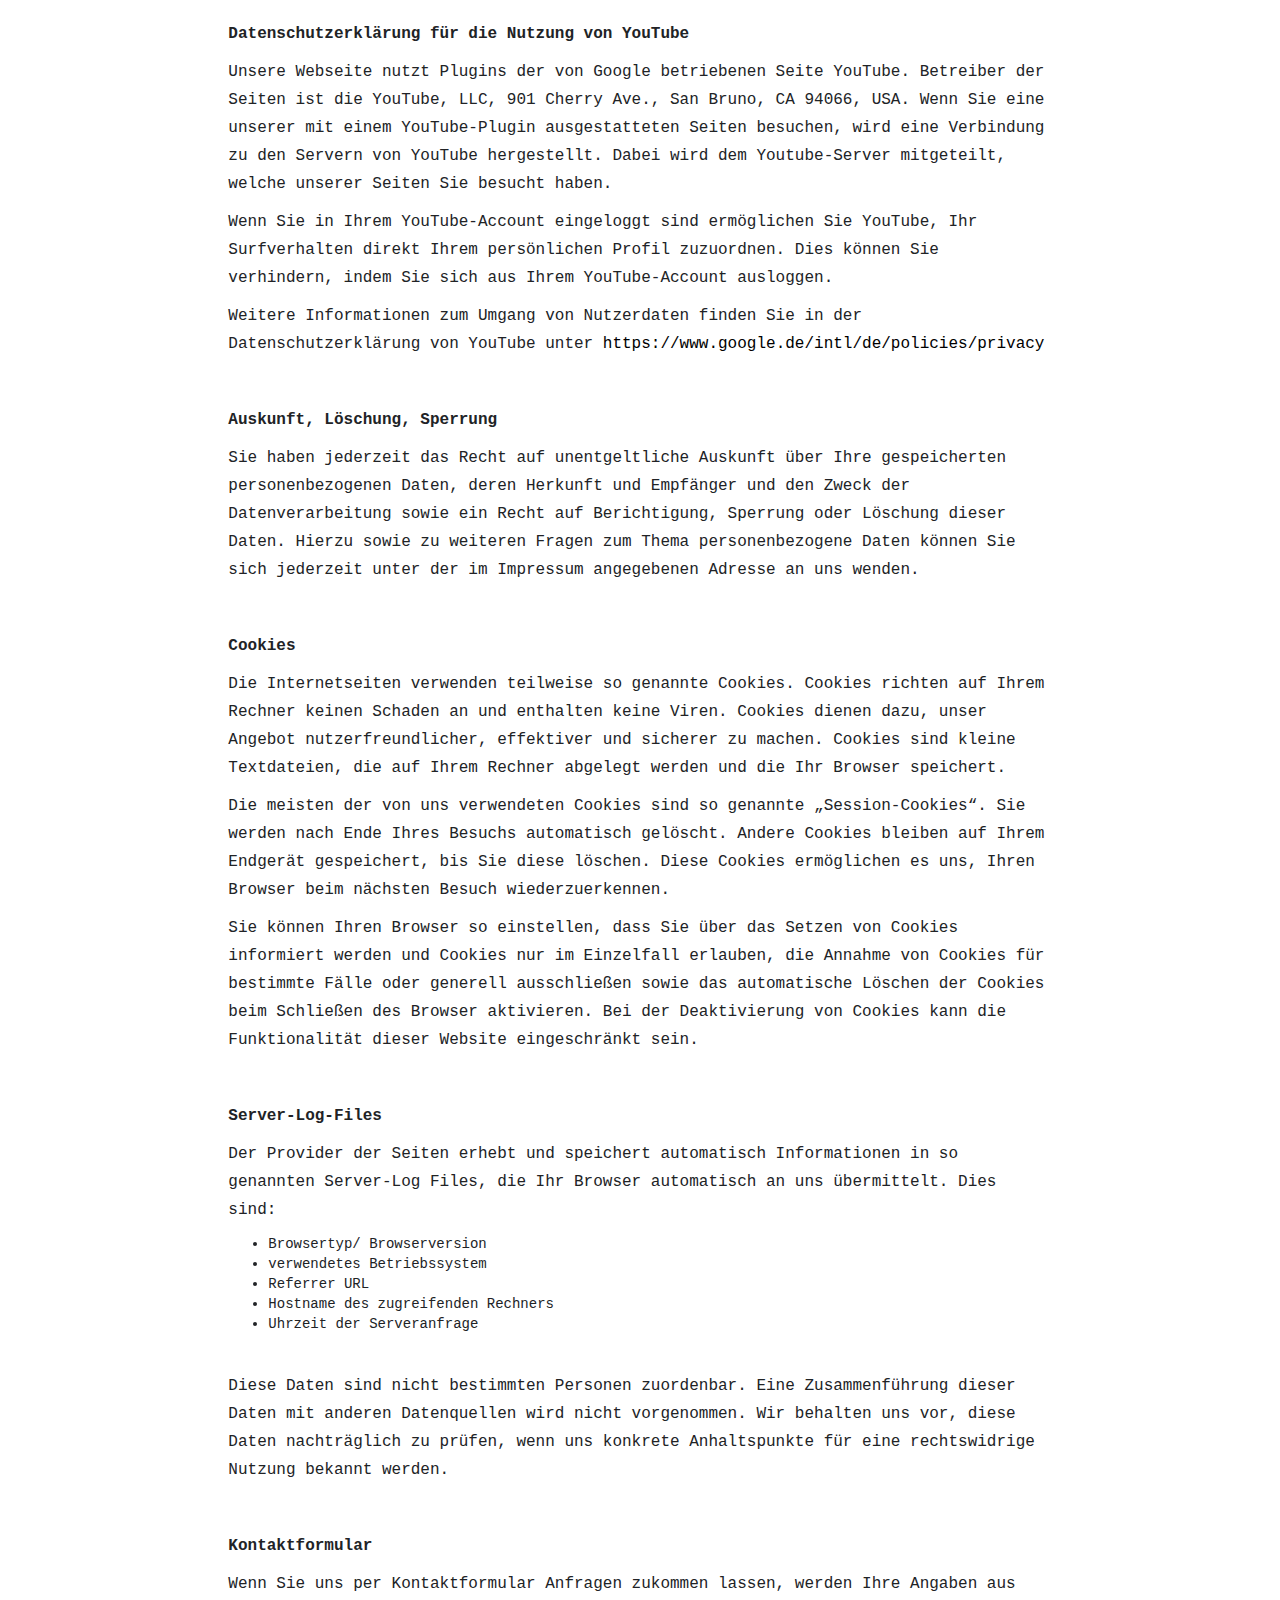
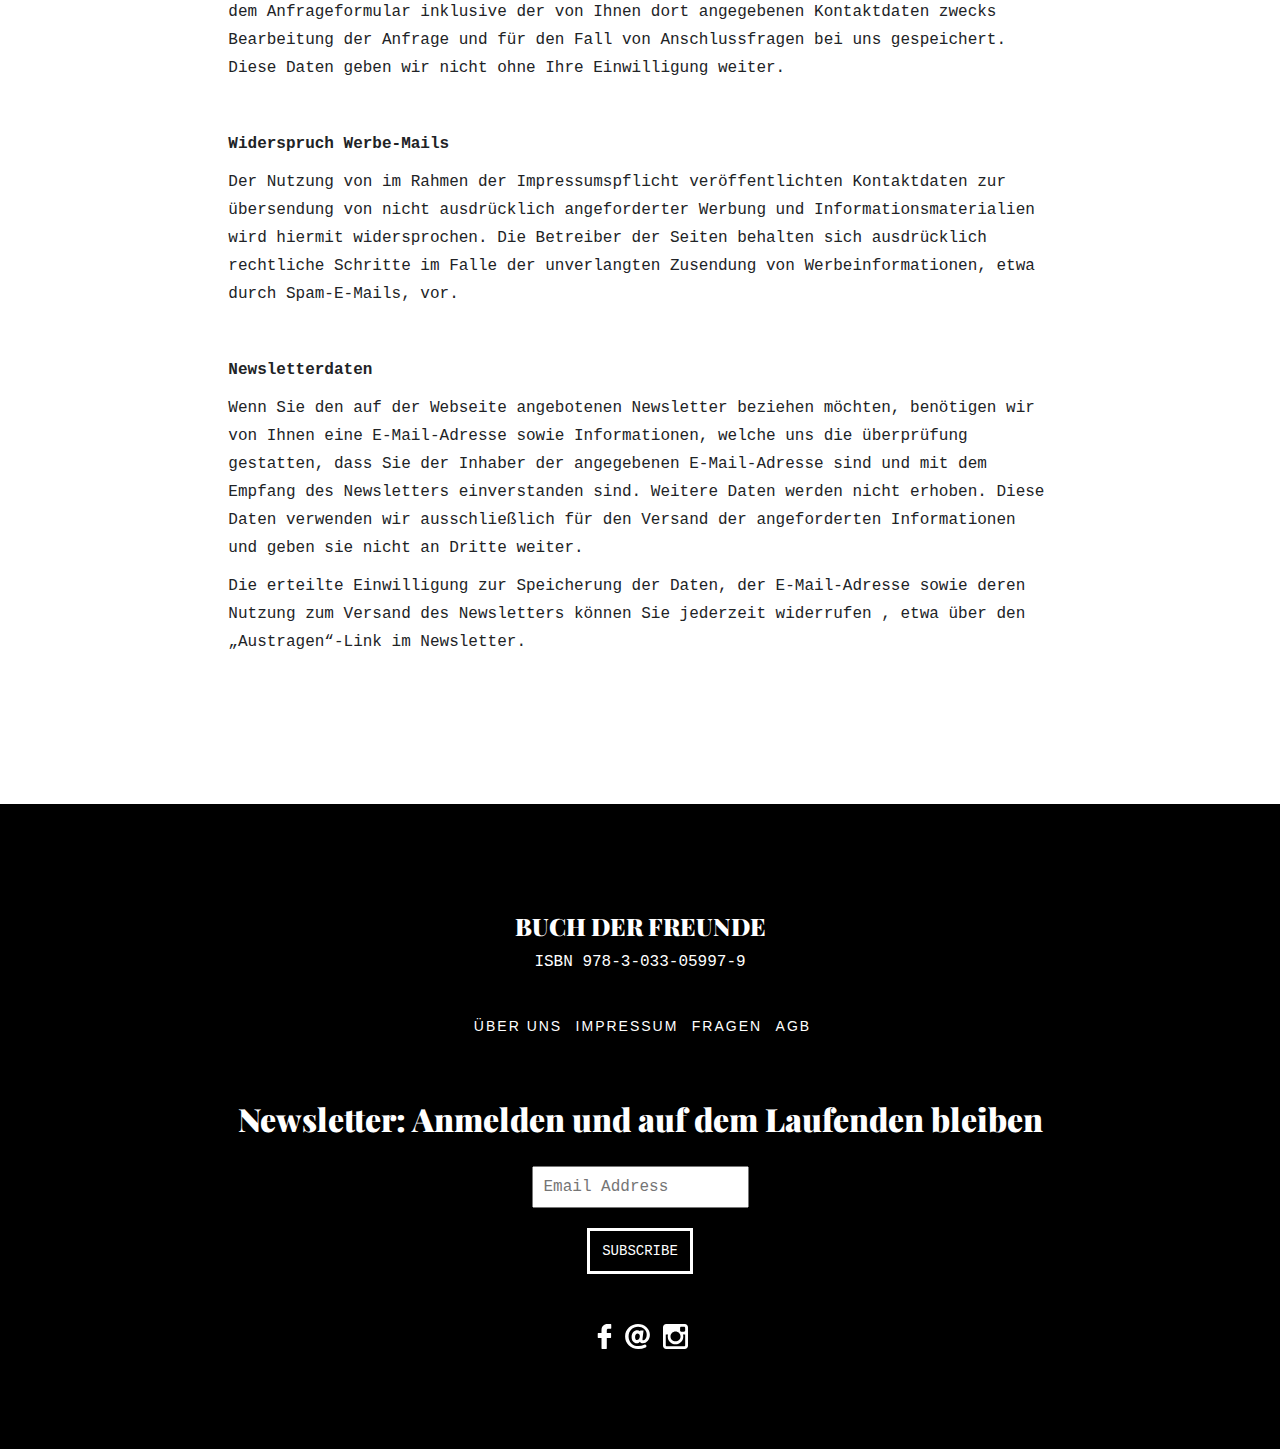
<file: impressum.html>
<!DOCTYPE html>
<html>
<head>
	<meta name="viewport" content="width=device-width, initial-scale=1">
	<meta name="description" content="Das Poesie-Album von früher feiert sein erfolgreiches Come-Back. In neuem, schönen Design und mit Fragen, die zum Nachdenken, Lachen und Erinnern bewegen. Das ideale Geschenk für deine Liebsten." />
	<meta name="keywords" content="Poezie, buch, freunde, book, friends, berlin, zurich, shop, winkel, schreiben, album, freundschaft, ausfullen, geschenke" />
	<meta name="author" content="Semsedini & Cheli">
	<meta name="robots" content="index, follow" />
	<meta name="revisit-after" content="1 days" />
	<title>Buch der Freunde</title>

	<!-- Fonts -->
	<link href="https://fonts.googleapis.com/css?family=Playfair+Display:400,700,900" rel="stylesheet">

	<!-- CSS -->
	<link rel="stylesheet" href="https://maxcdn.bootstrapcdn.com/bootstrap/3.3.7/css/bootstrap.min.css" integrity="sha384-BVYiiSIFeK1dGmJRAkycuHAHRg32OmUcww7on3RYdg4Va+PmSTsz/K68vbdEjh4u" crossorigin="anonymous">
	<link rel="stylesheet" type="text/css" href="css/buchderfreunde.css">

	<!-- buch, shop, poezie -->

	<!-- Open Graph -->
	<meta property="og:type" content="product">
	<meta property="og:title" content="Buch der Freunde">
	<meta property="og:url" content="http://www.buchderfreunde.com/index.html">
	<meta property="og:image" content="http://www.buchderfreunde.com/img/Buch-der-Freund-Picture9.jpg">
	<meta property="product:price:amount" content="28.00">
	<meta property="product:price:currency" content="EUR">
</head>
<body class="container-fluid">

    <div id="myNav" class="overlay">
          <!-- Button to close the overlay navigation -->
          <a href="javascript:void(0)" class="closebtn" onclick="closeNav()">&times;</a>

          <div id="nav overlay-content">
            <ul>
            	<a href="index.html"><li>Home</li></a>
            	<a href="shops.html"><li>Shops</li></a>            	
            	<a href="freunde.html"><li>Freunde</li></a>            	
            	<a href="about.html"><li>Über Uns</li></a>
            	<a href="faq.html"><li>Fragen</li></a> 
                <a href="donation.html"><li>Spende</li></a>                	
            </ul>
          </div>
    </div>

    <div class="row header">
      <header>
        <a href="http://localhost:8888/buchderfreunde.com/"><h3>Buch der Freunde</h3></a>
      </header>
      <span class="burger" style="font-size:20px;cursor:pointer" onclick="openNav()">Menu</span>
    </div>
	<div class="row">
 		<div class="col-xs-12 col-md-offset-2 col-md-8 impressum">
	 		<h1>Impressum</h1>
			<h2>Angaben gemäß § 5 TMG:</h2>
			<p>Semsedini & Cheli<br />
			Vulkanplatz 27<br />
			8048 Zürich
			</p>
			<p>Semsedini & Cheli<br />
			Reichenbergerstrasse 121<br />
			10999 Berlin
			</p>
			<h2>Vertreten durch:</h2>
			<p>Yllnora Semsedini<br />
			Valentin Cheli</p>
			<h2>Kontakt:</h2>
			<table><tr>
			<td>Telefon:</td>
			<td>+4917643551797</td></tr>
			<tr><td>E-Mail:</td>
			<td>hallo@buchderfreunde.com</td>
			</tr></table>
			<h2>Registereintrag:</h2>
			<p>Eintragung im Handelsregister. <br />Registergericht: Zürich (CH) <br />Registernummer: CH-020.2.007.498-9</p>
			<h2>Umsatzsteuer-ID:</h2>
			<p>Umsatzsteuer-Identifikationsnummer gemäß §27 a Umsatzsteuergesetz:<br />
			CHE-143.827.221</p>
			<h2>Hinweis auf EU-Streitschlichtung</h2>
			<p>Die Europäische Kommission stellt eine Plattform zur Online-Streitbeilegung (OS) bereit: <a href="http://ec.europa.eu/consumers/odr">http://ec.europa.eu/consumers/odr</a><br /> Unsere E-Mail-Adresse finden sie oben im Impressum.</p><p> </p>
			<p> </p>
			<p>Quelle: <em><a href="https://www.e-recht24.de/artikel/datenschutz/209.html">https://www.e-recht24.de</a></em></p>
			<h1>Haftungsausschluss (Disclaimer)</h1>
			<p><strong>Haftung für Inhalte</strong></p> <p>Als Diensteanbieter sind wir gemäß § 7 Abs.1 TMG für eigene Inhalte auf diesen Seiten nach den allgemeinen Gesetzen verantwortlich. Nach §§ 8 bis 10 TMG sind wir als Diensteanbieter jedoch nicht verpflichtet, übermittelte oder gespeicherte fremde Informationen zu überwachen oder nach Umständen zu forschen, die auf eine rechtswidrige Tätigkeit hinweisen.</p> <p>Verpflichtungen zur Entfernung oder Sperrung der Nutzung von Informationen nach den allgemeinen Gesetzen bleiben hiervon unberührt. Eine diesbezügliche Haftung ist jedoch erst ab dem Zeitpunkt der Kenntnis einer konkreten Rechtsverletzung möglich. Bei Bekanntwerden von entsprechenden Rechtsverletzungen werden wir diese Inhalte umgehend entfernen.</p> <p><strong>Haftung für Links</strong></p> <p>Unser Angebot enthält Links zu externen Webseiten Dritter, auf deren Inhalte wir keinen Einfluss haben. Deshalb können wir für diese fremden Inhalte auch keine Gewähr übernehmen. Für die Inhalte der verlinkten Seiten ist stets der jeweilige Anbieter oder Betreiber der Seiten verantwortlich. Die verlinkten Seiten wurden zum Zeitpunkt der Verlinkung auf mögliche Rechtsverstöße überprüft. Rechtswidrige Inhalte waren zum Zeitpunkt der Verlinkung nicht erkennbar.</p> <p>Eine permanente inhaltliche Kontrolle der verlinkten Seiten ist jedoch ohne konkrete Anhaltspunkte einer Rechtsverletzung nicht zumutbar. Bei Bekanntwerden von Rechtsverletzungen werden wir derartige Links umgehend entfernen.</p> <p><strong>Urheberrecht</strong></p> <p>Die durch die Seitenbetreiber erstellten Inhalte und Werke auf diesen Seiten unterliegen dem deutschen Urheberrecht. Die Vervielfältigung, Bearbeitung, Verbreitung und jede Art der Verwertung außerhalb der Grenzen des Urheberrechtes bedürfen der schriftlichen Zustimmung des jeweiligen Autors bzw. Erstellers. Downloads und Kopien dieser Seite sind nur für den privaten, nicht kommerziellen Gebrauch gestattet.</p> <p>Soweit die Inhalte auf dieser Seite nicht vom Betreiber erstellt wurden, werden die Urheberrechte Dritter beachtet. Insbesondere werden Inhalte Dritter als solche gekennzeichnet. Sollten Sie trotzdem auf eine Urheberrechtsverletzung aufmerksam werden, bitten wir um einen entsprechenden Hinweis. Bei Bekanntwerden von Rechtsverletzungen werden wir derartige Inhalte umgehend entfernen.</p><p> </p>
			<div class="ig_attention">
					<ol><li>Stellen Sie die Datenschutzerklärung auf einer separaten Seite ein. Verlinken Sie diese mit "Datenschutz" gut sichtbar von allen Seiten.</li> 
							<li><strong>Für Online Shops ist dieses Muster nicht geeignet</strong>. <a href="http://seiten.e-recht24.de/widerruf/">Hier finden Sie eine Datenschutzerklärung für Onlineshops, eBay, Amazon & Co.</a></li></ol> 
					</div><br /><h1>Datenschutzerklärung:</h1>
			<p><strong>Datenschutz</strong></p> <p>Die Betreiber dieser Seiten nehmen den Schutz Ihrer persönlichen Daten sehr ernst. Wir behandeln Ihre personenbezogenen Daten vertraulich und entsprechend der gesetzlichen Datenschutzvorschriften sowie dieser Datenschutzerklärung.</p> <p>Die Nutzung unserer Webseite ist in der Regel ohne Angabe personenbezogener Daten möglich. Soweit auf unseren Seiten personenbezogene Daten (beispielsweise Name, Anschrift oder E-Mail-Adressen) erhoben werden, erfolgt dies, soweit möglich, stets auf freiwilliger Basis. Diese Daten werden ohne Ihre ausdrückliche Zustimmung nicht an Dritte weitergegeben.</p> <p>Wir weisen darauf hin, dass die Datenübertragung im Internet (z.B. bei der Kommunikation per E-Mail) Sicherheitslücken aufweisen kann. Ein lückenloser Schutz der Daten vor dem Zugriff durch Dritte ist nicht möglich.</p><p> </p>
			<p><strong>Datenschutzerklärung für die Nutzung von etracker</strong></p> <p>Unsere Webseite nutzt den Analysedienst etracker. Anbieter ist die etracker GmbH, Erste Brunnenstraße 1, 20459 Hamburg Germany. Aus den Daten können unter einem Pseudonym Nutzungsprofile erstellt werden. Dazu können Cookies eingesetzt werden. Bei Cookies handelt es sich um kleine Textdateien, die lokal im Zwischenspeicher Ihres Internet-Browsers gespeichert werden. Die Cookies ermöglichen es, Ihren Browser wieder zu erkennen. Die mit den etracker-Technologien erhobenen Daten werden ohne die gesondert erteilte Zustimmung des Betroffenen nicht genutzt, Besucher unserer Website persönlich zu identifizieren und werden nicht mit personenbezogenen Daten über den Träger des Pseudonyms zusammengeführt.</p> <p>Der Datenerhebung und -speicherung können Sie jederzeit mit Wirkung für die Zukunft widersprechen. Um einer Datenerhebung und -speicherung Ihrer Besucherdaten für die Zukunft zu widersprechen, können Sie unter nachfolgendem Link ein Opt-Out-Cookie von etracker beziehen, dieser bewirkt, dass zukünftig keine Besucherdaten Ihres Browsers bei etracker erhoben und gespeichert werden: <a href="http://www.etracker.de/privacy?et=V23Jbb">http://www.etracker.de/privacy?et=V23Jbb</a></p> <p>Dadurch wird ein Opt-Out-Cookie mit dem Namen "cntcookie" von etracker gesetzt. Bitte löschen Sie diesen Cookie nicht, solange Sie Ihren Widerspruch aufrecht erhalten möchten. Weitere Informationen finden Sie in den Datenschutzbestimmungen von etracker: <a href="http://www.etracker.com/de/datenschutz.html">http://www.etracker.com/de/datenschutz.html</a></p><p> </p>
			<p><strong>Datenschutzerklärung für die Nutzung von Facebook-Plugins (Like-Button)</strong></p> <p>Auf unseren Seiten sind Plugins des sozialen Netzwerks Facebook, Anbieter Facebook Inc., 1 Hacker Way, Menlo Park, California 94025, USA, integriert. Die Facebook-Plugins erkennen Sie an dem Facebook-Logo oder dem "Like-Button" ("Gefällt mir") auf unserer Seite. Eine übersicht über die Facebook-Plugins finden Sie hier: <a href="http://developers.facebook.com/docs/plugins/">http://developers.facebook.com/docs/plugins/</a>.</p> <p>Wenn Sie unsere Seiten besuchen, wird über das Plugin eine direkte Verbindung zwischen Ihrem Browser und dem Facebook-Server hergestellt. Facebook erhält dadurch die Information, dass Sie mit Ihrer IP-Adresse unsere Seite besucht haben. Wenn Sie den Facebook "Like-Button" anklicken während Sie in Ihrem Facebook-Account eingeloggt sind, können Sie die Inhalte unserer Seiten auf Ihrem Facebook-Profil verlinken. Dadurch kann Facebook den Besuch unserer Seiten Ihrem Benutzerkonto zuordnen. Wir weisen darauf hin, dass wir als Anbieter der Seiten keine Kenntnis vom Inhalt der übermittelten Daten sowie deren Nutzung durch Facebook erhalten. Weitere Informationen hierzu finden Sie in der Datenschutzerklärung von Facebook unter <a href="http://de-de.facebook.com/policy.php">http://de-de.facebook.com/policy.php</a>.</p> <p>Wenn Sie nicht wünschen, dass Facebook den Besuch unserer Seiten Ihrem Facebook-Nutzerkonto zuordnen kann, loggen Sie sich bitte aus Ihrem Facebook-Benutzerkonto aus.</p><p> </p>
			<p><strong>Datenschutzerklärung für die Nutzung von Google Analytics</strong></p> <p>Diese Website nutzt Funktionen des Webanalysedienstes Google Analytics. Anbieter ist die Google Inc., 1600 Amphitheatre Parkway Mountain View, CA 94043, USA.</p> <p>Google Analytics verwendet sog. "Cookies". Das sind Textdateien, die auf Ihrem Computer gespeichert werden und die eine Analyse der Benutzung der Website durch Sie ermöglichen. Die durch den Cookie erzeugten Informationen über Ihre Benutzung dieser Website werden in der Regel an einen Server von Google in den USA übertragen und dort gespeichert.</p> <p>Im Falle der Aktivierung der IP-Anonymisierung auf dieser Webseite wird Ihre IP-Adresse von Google jedoch innerhalb von Mitgliedstaaten der Europäischen Union oder in anderen Vertragsstaaten des Abkommens über den Europäischen Wirtschaftsraum zuvor gekürzt. Nur in Ausnahmefällen wird die volle IP-Adresse an einen Server von Google in den USA übertragen und dort gekürzt. Im Auftrag des Betreibers dieser Website wird Google diese Informationen benutzen, um Ihre Nutzung der Website auszuwerten, um Reports über die Websiteaktivitäten zusammenzustellen und um weitere mit der Websitenutzung und der Internetnutzung verbundene Dienstleistungen gegenüber dem Websitebetreiber zu erbringen. Die im Rahmen von Google Analytics von Ihrem Browser übermittelte IP-Adresse wird nicht mit anderen Daten von Google zusammengeführt.</p> <p>Sie können die Speicherung der Cookies durch eine entsprechende Einstellung Ihrer Browser-Software verhindern; wir weisen Sie jedoch darauf hin, dass Sie in diesem Fall gegebenenfalls nicht sämtliche Funktionen dieser Website vollumfänglich werden nutzen können. Sie können darüber hinaus die Erfassung der durch das Cookie erzeugten und auf Ihre Nutzung der Website bezogenen Daten (inkl. Ihrer IP-Adresse) an Google sowie die Verarbeitung dieser Daten durch Google verhindern, indem sie das unter dem folgenden Link verfügbare Browser-Plugin herunterladen und installieren: <a href="http://tools.google.com/dlpage/gaoptout?hl=de" >http://tools.google.com/dlpage/gaoptout?hl=de</a></p> <p>Sie können die Erfassung durch Google Analytics verhindern, indem Sie auf folgenden Link klicken. Es wird ein Opt-Out-Cookie gesetzt, das das Erfassung Ihrer Daten bei zukünftigen Besuchen dieser Website verhindert: <a href="javascript:gaOptout()">Google Analytics deaktivieren</a></p><p> </p>
			<p><strong>Datenschutzerklärung für die Nutzung von Google +1</strong></p> <p>Unsere Seiten nutzen Funktionen von Google +1. Anbieter ist die Google Inc., 1600 Amphitheatre Parkway Mountain View, CA 94043, USA.</p> <p>Erfassung und Weitergabe von Informationen: Mithilfe der Google +1-Schaltfläche können Sie Informationen weltweit veröffentlichen. über die Google +1-Schaltfläche erhalten Sie und andere Nutzer personalisierte Inhalte von Google und unseren Partnern. Google speichert sowohl die Information, dass Sie für einen Inhalt +1 gegeben haben, als auch Informationen über die Seite, die Sie beim Klicken auf +1 angesehen haben. Ihre +1 können als Hinweise zusammen mit Ihrem Profilnamen und Ihrem Foto in Google-Diensten, wie etwa in Suchergebnissen oder in Ihrem Google-Profil, oder an anderen Stellen auf Websites und Anzeigen im Internet eingeblendet werden.</p> <p>Google zeichnet Informationen über Ihre +1-Aktivitäten auf, um die Google-Dienste für Sie und andere zu verbessern. Um die Google +1-Schaltfläche verwenden zu können, benötigen Sie ein weltweit sichtbares, öffentliches Google-Profil, das zumindest den für das Profil gewählten Namen enthalten muss. Dieser Name wird in allen Google-Diensten verwendet. In manchen Fällen kann dieser Name auch einen anderen Namen ersetzen, den Sie beim Teilen von Inhalten über Ihr Google-Konto verwendet haben. Die Identität Ihres Google-Profils kann Nutzern angezeigt werden, die Ihre E-Mail-Adresse kennen oder über andere identifizierende Informationen von Ihnen verfügen.</p> <p>Verwendung der erfassten Informationen: Neben den oben erläuterten Verwendungszwecken werden die von Ihnen bereitgestellten Informationen gemäß den geltenden Google-Datenschutzbestimmungen genutzt. Google veröffentlicht möglicherweise zusammengefasste Statistiken über die +1-Aktivitäten der Nutzer bzw. gibt diese an Nutzer und Partner weiter, wie etwa Publisher, Inserenten oder verbundene Websites.</p><p> </p>
			<p><strong>Datenschutzerklärung für die Nutzung von Instagram</strong></p> <p>Auf unseren Seiten sind Funktionen des Dienstes Instagram eingebunden. Diese Funktionen werden angeboten durch die Instagram Inc., 1601 Willow Road, Menlo Park, CA, 94025, USA integriert. Wenn Sie in Ihrem Instagram - Account eingeloggt sind können Sie durch Anklicken des Instagram - Buttons die Inhalte unserer Seiten mit Ihrem Instagram - Profil verlinken. Dadurch kann Instagram den Besuch unserer Seiten Ihrem Benutzerkonto zuordnen. Wir weisen darauf hin, dass wir als Anbieter der Seiten keine Kenntnis vom Inhalt der übermittelten Daten sowie deren Nutzung durch Instagram erhalten.</p> <p>Weitere Informationen hierzu finden Sie in der Datenschutzerklärung von Instagram: <a href="http://instagram.com/about/legal/privacy/">http://instagram.com/about/legal/privacy/</a></p><p> </p>
			<p><strong>Datenschutzerklärung für die Nutzung von LinkedIn</strong></p> <p>Unsere Website nutzt Funktionen des Netzwerks LinkedIn. Anbieter ist die LinkedIn Corporation, 2029 Stierlin Court, Mountain View, CA 94043, USA. Bei jedem Abruf einer unserer Seiten, die Funktionen von LinkedIn enthält, wird eine Verbindung zu Servern von LinkedIn aufbaut. LinkedIn wird darüber informiert, dass Sie unsere Internetseiten mit Ihrer IP-Adresse besucht haben. Wenn Sie den "Recommend-Button" von LinkedIn anklicken und in Ihrem Account bei LinkedIn eingeloggt sind, ist es LinkedIn möglich, Ihren Besuch auf unserer Internetseite Ihnen und Ihrem Benutzerkonto zuzuordnen. Wir weisen darauf hin, dass wir als Anbieter der Seiten keine Kenntnis vom Inhalt der übermittelten Daten sowie deren Nutzung durch LinkedIn haben.</p> <p>Weitere Informationen hierzu finden Sie in der Datenschutzerklärung von LinkedIn unter: <a href="https://www.linkedin.com/legal/privacy-policy">https://www.linkedin.com/legal/privacy-policy</a></p><p> </p>
			<p><strong>Datenschutzerklärung für die Nutzung von Pinterest</strong></p> <p>Auf unserer Seite verwenden wir Social Plugins des sozialen Netzwerkes Pinterest, das von der Pinterest Inc., 808 Brannan Street San Francisco, CA 94103-490, USA ("Pinterest") betrieben wird. Wenn Sie eine Seite aufrufen die ein solches Plugin enthält, stellt Ihr Browser eine direkte Verbindung zu den Servern von Pinterest her. Das Plugin übermittelt dabei Protokolldaten an den Server von Pinterest in die USA. Diese Protokolldaten enthalten möglicherweise Ihre IP-Adresse, die Adresse der besuchten Websites, die ebenfalls Pinterest-Funktionen enthalten, Art und Einstellungen des Browsers, Datum und Zeitpunkt der Anfrage, Ihre Verwendungsweise von Pinterest sowie Cookies.</p> <p>Weitere Informationen zu Zweck, Umfang und weiterer Verarbeitung und Nutzung der Daten durch Pinterest sowie Ihre diesbezüglichen Rechte und Möglichkeiten zum Schutz Ihrer Privatsphäre finden Sie in den den Datenschutzhinweisen von Pinterest: <a href="https://about.pinterest.com/de/privacy-policy">https://about.pinterest.com/de/privacy-policy</a></p><p> </p>
			<p><strong>Datenschutzerklärung für die Nutzung von Tumblr</strong></p> <p>Unsere Seiten nutzen Schaltflächen des Dienstes Tumblr. Anbieter ist die Tumblr, Inc., 35 East 21st St, 10th Floor, New York, NY 10010, USA. Diese Schaltflächen ermöglichen es Ihnen, einen Beitrag oder eine Seite bei Tumblr zu teilen oder dem Anbieter bei Tumblr zu folgen. Wenn Sie eine unserer Webseiten mit Tumblr-Button aufrufen, baut der Browser eine direkte Verbindung mit den Servern von Tumblr auf. Wir haben keinen Einfluss auf den Umfang der Daten, die Tumblr mit Hilfe dieses Plugins erhebt und übermittelt. Nach aktuellem Stand werden die IP-Adresse des Nutzers sowie die URL der jeweiligen Webseite übermittelt.</p> <p>Weitere Informationen hierzu finden sich in der Datenschutzerklärung von Tumblr unter <a href="http://www.tumblr.com/policy/de/privacy">http://www.tumblr.com/policy/de/privacy</a>.</p><p> </p>
			<p><strong>Datenschutzerklärung für die Nutzung von Twitter</strong></p> <p>Auf unseren Seiten sind Funktionen des Dienstes Twitter eingebunden. Diese Funktionen werden angeboten durch die Twitter Inc., 1355 Market Street, Suite 900, San Francisco, CA 94103, USA. Durch das Benutzen von Twitter und der Funktion "Re-Tweet" werden die von Ihnen besuchten Webseiten mit Ihrem Twitter-Account verknüpft und anderen Nutzern bekannt gegeben. Dabei werden auch Daten an Twitter übertragen. Wir weisen darauf hin, dass wir als Anbieter der Seiten keine Kenntnis vom Inhalt der übermittelten Daten sowie deren Nutzung durch Twitter erhalten. Weitere Informationen hierzu finden Sie in der Datenschutzerklärung von Twitter unter <a href="http://twitter.com/privacy">http://twitter.com/privacy</a>.</p> <p>Ihre Datenschutzeinstellungen bei Twitter können Sie in den Konto-Einstellungen unter <a href="http://twitter.com/account/settings">http://twitter.com/account/settings</a> ändern.</p><p> </p>
			<p><strong>Datenschutzerklärung für die Nutzung von YouTube</strong></p> <p>Unsere Webseite nutzt Plugins der von Google betriebenen Seite YouTube. Betreiber der Seiten ist die YouTube, LLC, 901 Cherry Ave., San Bruno, CA 94066, USA. Wenn Sie eine unserer mit einem YouTube-Plugin ausgestatteten Seiten besuchen, wird eine Verbindung zu den Servern von YouTube hergestellt. Dabei wird dem Youtube-Server mitgeteilt, welche unserer Seiten Sie besucht haben.</p> <p>Wenn Sie in Ihrem YouTube-Account eingeloggt sind ermöglichen Sie YouTube, Ihr Surfverhalten direkt Ihrem persönlichen Profil zuzuordnen. Dies können Sie verhindern, indem Sie sich aus Ihrem YouTube-Account ausloggen.</p> <p>Weitere Informationen zum Umgang von Nutzerdaten finden Sie in der Datenschutzerklärung von YouTube unter <a href="https://www.google.de/intl/de/policies/privacy">https://www.google.de/intl/de/policies/privacy</a></p><p> </p>
			<p><strong>Auskunft, Löschung, Sperrung</strong></p> <p>Sie haben jederzeit das Recht auf unentgeltliche Auskunft über Ihre gespeicherten personenbezogenen Daten, deren Herkunft und Empfänger und den Zweck der Datenverarbeitung sowie ein Recht auf Berichtigung, Sperrung oder Löschung dieser Daten. Hierzu sowie zu weiteren Fragen zum Thema personenbezogene Daten können Sie sich jederzeit unter der im Impressum angegebenen Adresse an uns wenden.</p><p> </p>
			<p><strong>Cookies</strong></p> <p>Die Internetseiten verwenden teilweise so genannte Cookies. Cookies richten auf Ihrem Rechner keinen Schaden an und enthalten keine Viren. Cookies dienen dazu, unser Angebot nutzerfreundlicher, effektiver und sicherer zu machen. Cookies sind kleine Textdateien, die auf Ihrem Rechner abgelegt werden und die Ihr Browser speichert.</p> <p>Die meisten der von uns verwendeten Cookies sind so genannte „Session-Cookies“. Sie werden nach Ende Ihres Besuchs automatisch gelöscht. Andere Cookies bleiben auf Ihrem Endgerät gespeichert, bis Sie diese löschen. Diese Cookies ermöglichen es uns, Ihren Browser beim nächsten Besuch wiederzuerkennen.</p> <p>Sie können Ihren Browser so einstellen, dass Sie über das Setzen von Cookies informiert werden und Cookies nur im Einzelfall erlauben, die Annahme von Cookies für bestimmte Fälle oder generell ausschließen sowie das automatische Löschen der Cookies beim Schließen des Browser aktivieren. Bei der Deaktivierung von Cookies kann die Funktionalität dieser Website eingeschränkt sein.</p><p> </p>
			<p><strong>Server-Log-Files</strong></p> <p>Der Provider der Seiten erhebt und speichert automatisch Informationen in so genannten Server-Log Files, die Ihr Browser automatisch an uns übermittelt. Dies sind:</p> <ul> <li>Browsertyp/ Browserversion</li> <li>verwendetes Betriebssystem</li> <li>Referrer URL</li> <li>Hostname des zugreifenden Rechners</li> <li>Uhrzeit der Serveranfrage</li> </ul> <p><br />Diese Daten sind nicht bestimmten Personen zuordenbar. Eine Zusammenführung dieser Daten mit anderen Datenquellen wird nicht vorgenommen. Wir behalten uns vor, diese Daten nachträglich zu prüfen, wenn uns konkrete Anhaltspunkte für eine rechtswidrige Nutzung bekannt werden.</p><p> </p>
			<p><strong>Kontaktformular</strong></p> <p>Wenn Sie uns per Kontaktformular Anfragen zukommen lassen, werden Ihre Angaben aus dem Anfrageformular inklusive der von Ihnen dort angegebenen Kontaktdaten zwecks Bearbeitung der Anfrage und für den Fall von Anschlussfragen bei uns gespeichert. Diese Daten geben wir nicht ohne Ihre Einwilligung weiter.</p><p> </p>
			<p><strong>Widerspruch Werbe-Mails</strong></p> <p>Der Nutzung von im Rahmen der Impressumspflicht veröffentlichten Kontaktdaten zur übersendung von nicht ausdrücklich angeforderter Werbung und Informationsmaterialien wird hiermit widersprochen. Die Betreiber der Seiten behalten sich ausdrücklich rechtliche Schritte im Falle der unverlangten Zusendung von Werbeinformationen, etwa durch Spam-E-Mails, vor.</p><p> </p>
			<p><strong>Newsletterdaten</strong></p> <p>Wenn Sie den auf der Webseite angebotenen Newsletter beziehen möchten, benötigen wir von Ihnen eine E-Mail-Adresse sowie Informationen, welche uns die überprüfung gestatten, dass Sie der Inhaber der angegebenen E-Mail-Adresse sind und mit dem Empfang des Newsletters einverstanden sind. Weitere Daten werden nicht erhoben. Diese Daten verwenden wir ausschließlich für den Versand der angeforderten Informationen und geben sie nicht an Dritte weiter.</p> <p>Die erteilte Einwilligung zur Speicherung der Daten, der E-Mail-Adresse sowie deren Nutzung zum Versand des Newsletters können Sie jederzeit widerrufen , etwa über den „Austragen“-Link im Newsletter.</p><p> </p>

 		</div>
	</div>

<footer class="row">
	<!-- <div class="heroimg-f">
	</div> -->
		<div class="col-xs-12 isbnnumber">
			<h2 id="name">Buch der Freunde</h2>
			<p>ISBN 978-3-033-05997-9</p>	
		</div>
		<div class="col-xs-12 menufooter"> 
			<ul>
				<a href="about.html"><li>Über Uns</li></a>
				<a href="impressum.html"><li>Impressum</li></a>
				<a href="faq.html"><li>Fragen</li></a>
				<a href="agb.html"><li>AGB</li></a>
			</ul>
		</div>

		<div class="col-xs-12">
			<h2>Newsletter: Anmelden und auf dem Laufenden bleiben</h2>
		</div>

		<div class="col-xs-12">
			<!-- Begin MailChimp Signup Form -->
			<link href="//cdn-images.mailchimp.com/embedcode/horizontal-slim-10_7.css" rel="stylesheet" type="text/css">
			<style type="text/css">
				#mc_embed_signup{background:#fff; clear:left; font:14px Helvetica,Arial,sans-serif; width:100%;}
				/* Add your own MailChimp form style overrides in your site stylesheet or in this style block.
				   We recommend moving this block and the preceding CSS link to the HEAD of your HTML file. */
			</style>
			<div id="mc_embed_signup">
			<form action="//buchderfreunde.us14.list-manage.com/subscribe/post?u=d6a1b5a45e40efe554c8c60a7&amp;id=3ca01bd8f2" method="post" id="mc-embedded-subscribe-form" name="mc-embedded-subscribe-form" class="validate" target="_blank" novalidate>
			    <div id="mc_embed_signup_scroll">
				
				<input type="email" value="" name="EMAIL" class="email" id="mce-EMAIL" placeholder="Email Address" required>
			    <!-- real people should not fill this in and expect good things - do not remove this or risk form bot signups-->
			    <div style="position: absolute; left: -5000px;" aria-hidden="true"><input type="text" name="b_d6a1b5a45e40efe554c8c60a7_3ca01bd8f2" tabindex="-1" value=""></div>
			    <div class="clear"><input type="submit" value="Subscribe" name="subscribe" id="mc-embedded-subscribe" class="button btn"></div>
			    </div>
			</form>
			</div>

			<!--End mc_embed_signup-->
		</div>

		</div>

		<div class="col-xs-12 socialicons">
			<a href="https://www.facebook.com/buchderfreunde"><img src="img/fb-logo.svg" class="footericon"></a>
			<a href="mailto:hallo@buchderfreunde.com?Subject=Ich%20habe%20ein%20frage"><img src="img/internet.svg" class="footericon"></a>
			<a href="https://www.instagram.com/buchderfreunde"><img src="img/insta-logo.svg" class="footericon" style="margin-left: 5px;"></a>
		</div>
	</footer>
<script src="https://maxcdn.bootstrapcdn.com/bootstrap/3.3.7/js/bootstrap.min.js" integrity="sha384-Tc5IQib027qvyjSMfHjOMaLkfuWVxZxUPnCJA7l2mCWNIpG9mGCD8wGNIcPD7Txa" crossorigin="anonymous"></script>
<script>
  (function(i,s,o,g,r,a,m){i['GoogleAnalyticsObject']=r;i[r]=i[r]||function(){
  (i[r].q=i[r].q||[]).push(arguments)},i[r].l=1*new Date();a=s.createElement(o),
  m=s.getElementsByTagName(o)[0];a.async=1;a.src=g;m.parentNode.insertBefore(a,m)
  })(window,document,'script','https://www.google-analytics.com/analytics.js','ga');

  ga('create', 'UA-71552510-2', 'auto');
  ga('send', 'pageview');

</script>
<script>
    function openNav() {
        document.getElementById("myNav").style.width = "100%";
    }

    function closeNav() {
        document.getElementById("myNav").style.width = "0%";
    }
</script>
</body>
</html>
</file>
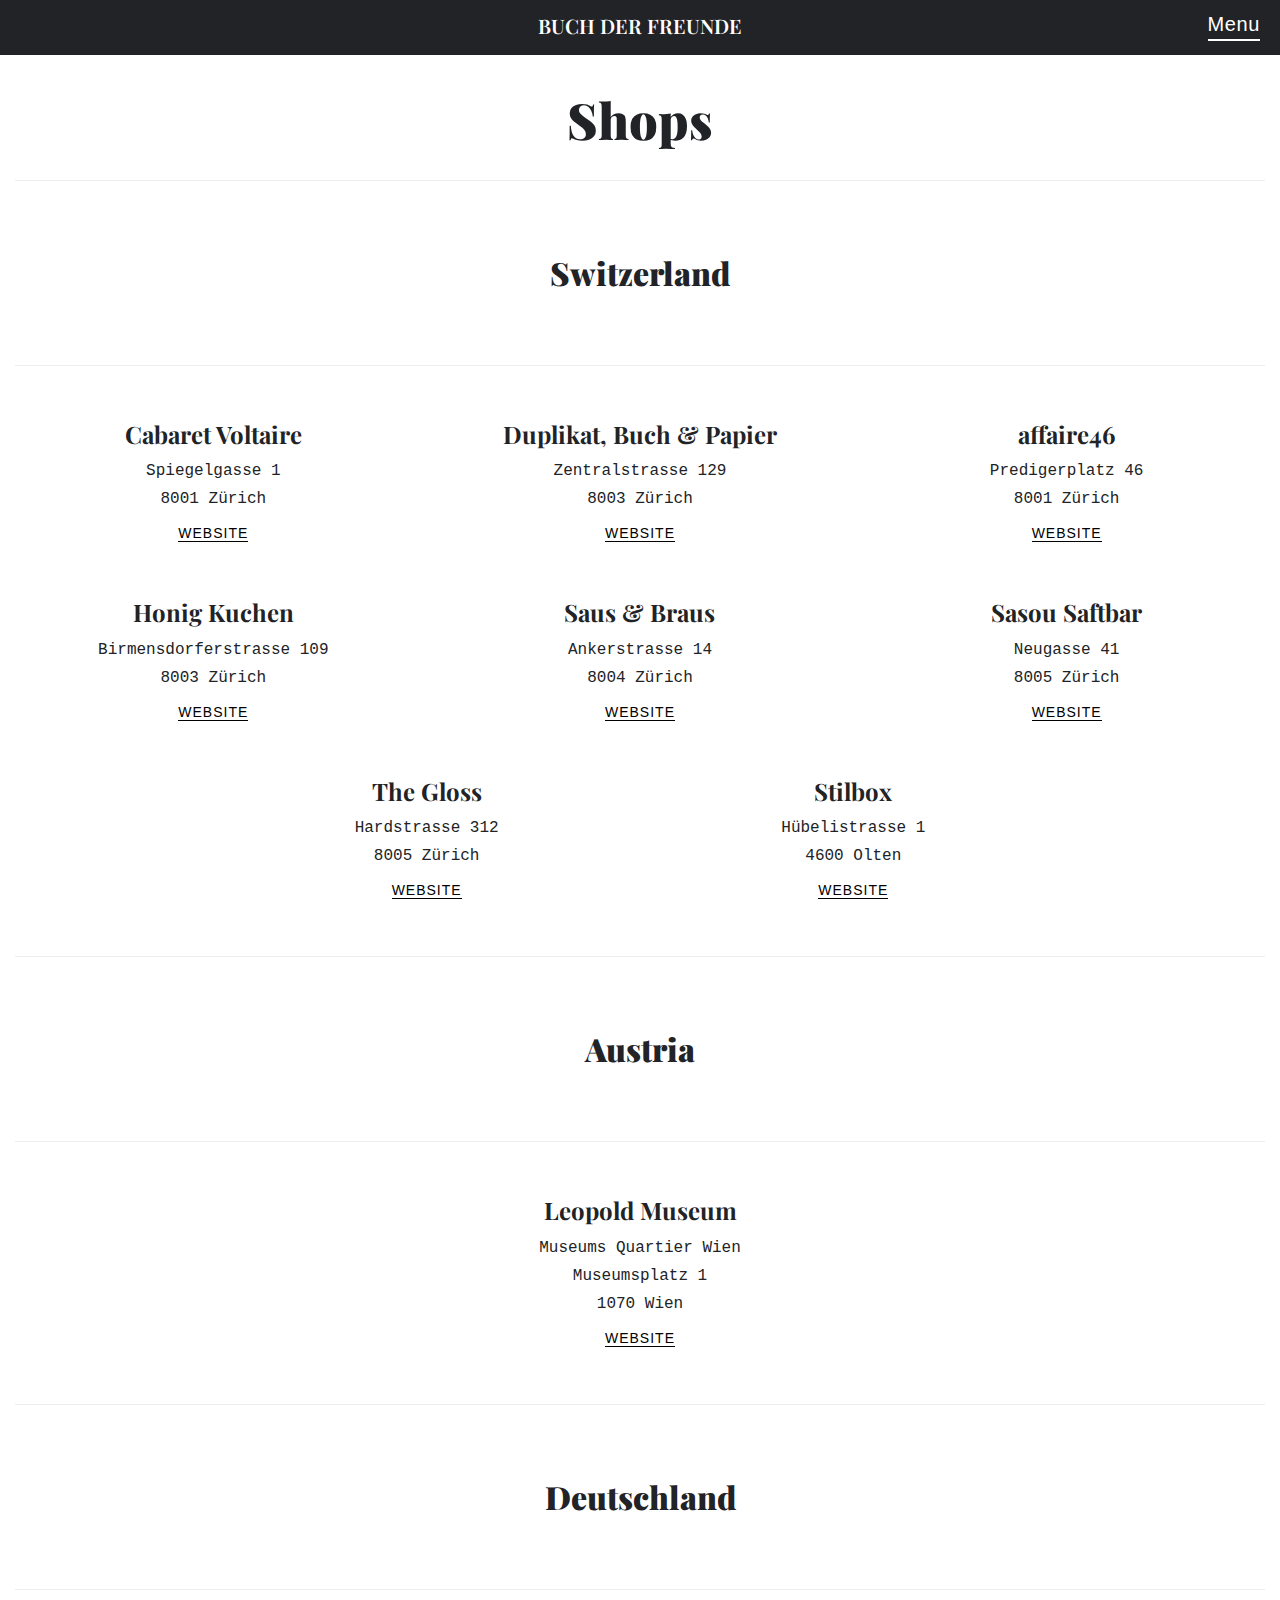
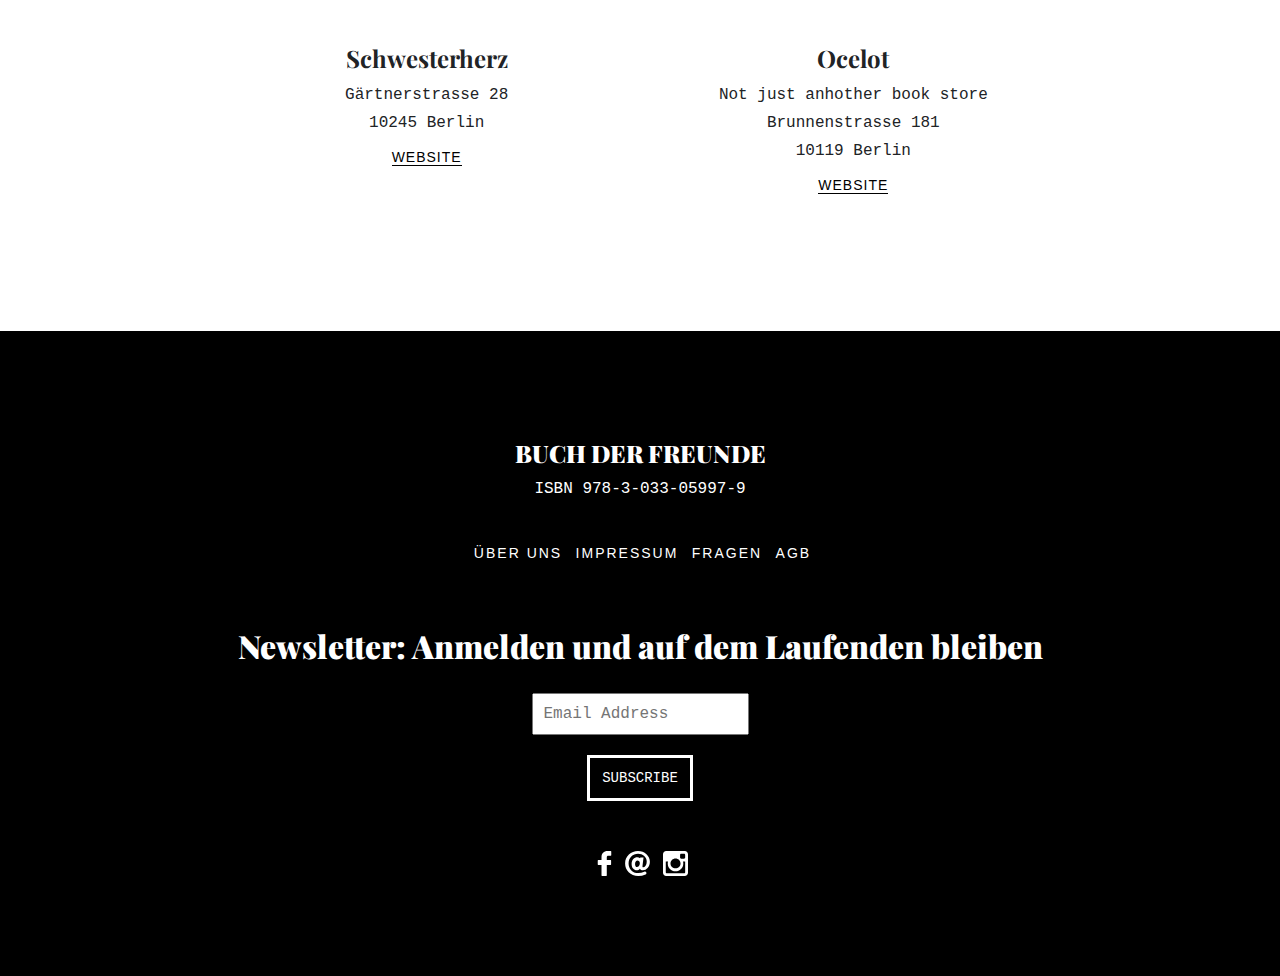
<file: shops.html>
<!DOCTYPE html>
<html>
<head>
	<meta name="viewport" content="width=device-width, initial-scale=1">
	<meta name="description" content="Das Poesie-Album von früher feiert sein erfolgreiches Come-Back. In neuem, schönen Design und mit Fragen, die zum Nachdenken, Lachen und Erinnern bewegen. Das ideale Geschenk für deine Liebsten." />
	<meta name="keywords" content="Poezie, buch, freunde, book, friends, berlin, zurich, shop, winkel, schreiben, album, freundschaft, ausfullen, geschenke" />
	<meta name="author" content="Semsedini & Cheli">
	<meta name="robots" content="index, follow" />
	<meta name="revisit-after" content="1 days" />
	<title>Buch der Freunde</title>

	<!-- Fonts -->
	<link href="https://fonts.googleapis.com/css?family=Playfair+Display:400,700,900" rel="stylesheet">

	<!-- CSS -->
	<link rel="stylesheet" href="https://maxcdn.bootstrapcdn.com/bootstrap/3.3.7/css/bootstrap.min.css" integrity="sha384-BVYiiSIFeK1dGmJRAkycuHAHRg32OmUcww7on3RYdg4Va+PmSTsz/K68vbdEjh4u" crossorigin="anonymous">
	<link rel="stylesheet" type="text/css" href="css/buchderfreunde.css">

	<!-- buch, shop, poezie -->

	<!-- Open Graph -->
	<meta property="og:type" content="product">
	<meta property="og:title" content="Buch der Freunde">
	<meta property="og:url" content="http://www.buchderfreunde.com/index.html">
	<meta property="og:image" content="http://www.buchderfreunde.com/img/Buch-der-Freund-Picture9.jpg">
	<meta property="product:price:amount" content="28.00">
	<meta property="product:price:currency" content="EUR">
</head>
<body class="container-fluid">

    <div id="myNav" class="overlay">
          <!-- Button to close the overlay navigation -->
          <a href="javascript:void(0)" class="closebtn" onclick="closeNav()">&times;</a>

          <div id="nav overlay-content">
            <ul>
            	<a href="index.html"><li>Home</li></a>
            	<a href="shops.html"><li>Shops</li></a>            	
            	<a href="freunde.html"><li>Freunde</li></a>            	
            	<a href="about.html"><li>Über Uns</li></a>
            	<a href="faq.html"><li>Fragen</li></a> 
                <a href="donation.html"><li>Spende</li></a>                	
            </ul>
          </div>
    </div>

    <div class="row header">
      <header>
        <a href="http://localhost:8888/buchderfreunde.com/"><h3>Buch der Freunde</h3></a>
      </header>
      <span class="burger" style="font-size:20px;cursor:pointer" onclick="openNav()">Menu</span>
    </div>

    <div class="addres">

    <div class="row">
    	<div class="col-xs-12">
    		<h1>Shops</h1>
    	</div>	
    </div>

    <div class="row">
        <div class="col-xs-12"><hr></div>
    	<div class="col-xs-12">
    		<h2>Switzerland</h2>
    	</div>
    </div>

    <div class="row">
    	<div class="col-xs-12"><hr></div>
    	<div class="single col-xs-12 col-sm-6 col-md-4">
    		<h3>Cabaret Voltaire</h3>
    		<p>Spiegelgasse 1<br>8001 Zürich</p>
    		<a href="http://www.cabaretvoltaire.ch/de/">Website</a>
    	</div>
    	<div class="single col-xs-12 col-sm-6 col-md-4">
    		<h3>Duplikat, Buch & Papier</h3>
    		<p>Zentralstrasse 129<br>8003 Zürich</p>
    		<a href="http://duplikat.me/">Website</a>
    	</div>
    	<div class="single col-xs-12 col-sm-6 col-md-4">
    		<h3>affaire46</h3>
    		<p>Predigerplatz 46<br>8001 Zürich</p>
    		<a href="http://www.affaire46.ch/">Website</a>
    	</div>
    	<div class="single col-xs-12 col-sm-6 col-md-4">
    		<h3>Honig Kuchen</h3>
    		<p>Birmensdorferstrasse 109<br>8003 Zürich</p>
    		<a href="http://www.honigkuchenzuerich.com/">Website</a>
    	</div>
    	<div class="single col-xs-12 col-sm-6 col-md-4">
    		<h3>Saus & Braus</h3>
    		<p>Ankerstrasse 14<br>8004 Zürich</p>
    		<a href="http://www.sausbraus.ch/">Website</a>
    	</div>
    	<div class="single col-xs-12 col-sm-6 col-md-4">
    		<h3>Sasou Saftbar</h3>
    		<p>Neugasse 41<br>8005 Zürich</p>
    		<a href="http://sasou.ch/">Website</a>
    	</div>
    	<div class="single col-xs-12 col-sm-6 col-md-4 col-md-offset-2">
    		<h3>The Gloss</h3>
    		<p>Hardstrasse 312<br>8005 Zürich</p>
    		<a href="http://www.thegloss.ch/wordpress/">Website</a>
    	</div>
    	<div class="single col-xs-12 col-sm-6 col-md-4">
    		<h3>Stilbox</h3>
    		<p>Hübelistrasse 1<br>4600 Olten</p>
    		<a href="https://www.stil-box.ch/">Website</a>
    	</div>
    </div>

    <div class="row">
        <div class="col-xs-12"><hr></div>
    	<div class="col-xs-12">
    		<h2>Austria</h2>
    	</div>
    </div>

    <div class="row">
    	<div class="col-xs-12"><hr></div>
    	<div class="single col-xs-12">
    		<h3>Leopold Museum</h3>
    		<p>Museums Quartier Wien<br>Museumsplatz 1<br>1070 Wien</p>
    		<a href="http://www.leopoldmuseum.org/de/information/anreise">Website</a>
    	</div>
    </div>

    <div class="row">
        <div class="col-xs-12"><hr></div>
    	<div class="col-xs-12">
    		<h2>Deutschland</h2>
    	</div>
    </div>

    <div class="row">
    	<div class="col-xs-12"><hr></div>
    	<div class="single col-xs-12 col-sm-6 col-md-4 col-md-offset-2">
    		<h3>Schwesterherz</h3>
    		<p>Gärtnerstrasse 28<br>10245 Berlin</p>
    		<a href="http://www.schwesterherz-berlin.de/">Website</a>
    	</div>
    	<div class="single col-xs-12 col-sm-6 col-md-4">
    		<h3>Ocelot</h3>
    		<p>Not just anhother book store<br>Brunnenstrasse 181<br>10119 Berlin</p>
    		<a href="https://www.genialokal.de/buchhandlung/berlin/ocelot/">Website</a>
    	</div>
    </div>

	</div>

<footer class="row">
    <!-- <div class="heroimg-f">
    </div> -->
        <div class="col-xs-12 isbnnumber">
            <h2 id="name">Buch der Freunde</h2>
            <p>ISBN 978-3-033-05997-9</p>   
        </div>
        <div class="col-xs-12 menufooter"> 
            <ul>
                <a href="about.html"><li>Über Uns</li></a>
                <a href="impressum.html"><li>Impressum</li></a>
                <a href="faq.html"><li>Fragen</li></a>
                <a href="agb.html"><li>AGB</li></a>
            </ul>
        </div>

        <div class="col-xs-12">
            <h2>Newsletter: Anmelden und auf dem Laufenden bleiben</h2>
        </div>

        <div class="col-xs-12">
            <!-- Begin MailChimp Signup Form -->
            <link href="//cdn-images.mailchimp.com/embedcode/horizontal-slim-10_7.css" rel="stylesheet" type="text/css">
            <style type="text/css">
                #mc_embed_signup{background:#fff; clear:left; font:14px Helvetica,Arial,sans-serif; width:100%;}
                /* Add your own MailChimp form style overrides in your site stylesheet or in this style block.
                   We recommend moving this block and the preceding CSS link to the HEAD of your HTML file. */
            </style>
            <div id="mc_embed_signup">
            <form action="//buchderfreunde.us14.list-manage.com/subscribe/post?u=d6a1b5a45e40efe554c8c60a7&amp;id=3ca01bd8f2" method="post" id="mc-embedded-subscribe-form" name="mc-embedded-subscribe-form" class="validate" target="_blank" novalidate>
                <div id="mc_embed_signup_scroll">
                
                <input type="email" value="" name="EMAIL" class="email" id="mce-EMAIL" placeholder="Email Address" required>
                <!-- real people should not fill this in and expect good things - do not remove this or risk form bot signups-->
                <div style="position: absolute; left: -5000px;" aria-hidden="true"><input type="text" name="b_d6a1b5a45e40efe554c8c60a7_3ca01bd8f2" tabindex="-1" value=""></div>
                <div class="clear"><input type="submit" value="Subscribe" name="subscribe" id="mc-embedded-subscribe" class="button btn"></div>
                </div>
            </form>
            </div>

            <!--End mc_embed_signup-->
        </div>

        </div>

        <div class="col-xs-12 socialicons">
            <a href="https://www.facebook.com/buchderfreunde"><img src="img/fb-logo.svg" class="footericon"></a>
            <a href="mailto:hallo@buchderfreunde.com?Subject=Ich%20habe%20ein%20frage"><img src="img/internet.svg" class="footericon"></a>
            <a href="https://www.instagram.com/buchderfreunde"><img src="img/insta-logo.svg" class="footericon" style="margin-left: 5px;"></a>
        </div>
    </footer>
<script src="https://maxcdn.bootstrapcdn.com/bootstrap/3.3.7/js/bootstrap.min.js" integrity="sha384-Tc5IQib027qvyjSMfHjOMaLkfuWVxZxUPnCJA7l2mCWNIpG9mGCD8wGNIcPD7Txa" crossorigin="anonymous"></script>
<script>
  (function(i,s,o,g,r,a,m){i['GoogleAnalyticsObject']=r;i[r]=i[r]||function(){
  (i[r].q=i[r].q||[]).push(arguments)},i[r].l=1*new Date();a=s.createElement(o),
  m=s.getElementsByTagName(o)[0];a.async=1;a.src=g;m.parentNode.insertBefore(a,m)
  })(window,document,'script','https://www.google-analytics.com/analytics.js','ga');

  ga('create', 'UA-71552510-2', 'auto');
  ga('send', 'pageview');

</script>
<script>
    function openNav() {
        document.getElementById("myNav").style.width = "100%";
    }

    function closeNav() {
        document.getElementById("myNav").style.width = "0%";
    }
</script>
</body>
</html>
</file>
<file: css/buchderfreunde.css>
* {
  text-rendering: optimizeLegibility;
  -webkit-font-smoothing: antialiased;
  -moz-osx-font-smoothing: grayscale;
}

body {
	font-family: Courier, sans-serif;
	text-align: center;
	color: #212326; 
	overflow-x: hidden;
}

img {
	width: 100%;
	height: auto;
}

h1 {
	font-family: 'Playfair Display', serif;
	font-weight: 900;
	line-height: 44px;
	font-size: 32px;
    margin-top: 35px;	
}

h2 {
	font-family: 'Playfair Display', serif;
	font-weight: 900;
	line-height: 44px;
	font-size: 32px;
    margin-top: 35px;
}

p {
	font-size: 16px;
	line-height: 28px;
}

a {
	color: black;
}

a:hover {
	color: grey;
	text-decoration: none;
}

hr {
	margin-bottom: 35px;
}

input {
	padding: 10px;
	color: grey;
}

.btn {
	padding: 10px 12px;
    border-radius: 0px;
    color: white;
    background-color: transparent;
    text-transform: uppercase;
    border: 3px solid white;
    transition: 0.25s;
}

.btn:hover {
	background-color: white;
	color: black;
}

/* Navigation */

.menuwhite {
    height: 160px;
    background-color: white;
    color: #2B2B2B;
}

@media (max-width: 768px) {
    .menuwhite {
        height: 130px;
    }

    .header {
        text-align: left;
    }

    .header h3 {
        margin-left: 15px;
    }
}

.burger {
    z-index: 1;
    position: absolute;
    right: 20px;
    top: 10px;
    font-weight: 500;
    font-family: sans-serif;
    border-bottom: 0.2rem solid white;
    letter-spacing: 0.6px;
}

.overlay {
    height: 100%;
    width: 0;
    position: fixed;
    z-index: 2;
    top: 0;
    left: 0;
    background-color: #212326;
    overflow-x: hidden;
    transition: 0.5s;
    text-align: center;
    padding-top: 100px;
}

.overlay ul {
	text-decoration: none;
    padding: 0;
}

.overlay-content {
    position: relative;
    top: 25%;
    width: 100%;
    text-align: center;
    margin-top: 30px;
}

.overlay-content div, .overlay-content ul {
    margin-top: 50px;
    list-style: none;
    padding: 0;
}

.overlay a {
    padding: 5px;
    text-decoration: none;
    font-size: 30px;
    color: white;
    display: block;
    transition: 0.3s;
    font-family: 'Playfair Display', serif;
    font-weight: 600;
}

.overlay a:hover, .overlay a:focus {
    color: #f1f1f1;
}

.overlay .closebtn {
    position: absolute;
    top: 20px;
    right: 45px;
    font-size: 60px;
    color: white !important;
}

@media screen and (max-height: 450px) {
  .overlay a {font-size: 20px}
  .overlay .closebtn {
    font-size: 40px;
    top: 15px;
    right: 35px;
  }
}

.menu li a {
    color: white !important;
}

.menu li a:hover {
    text-decoration: none;
    color: white !important;
}

.header {
	background-color: #212326;
	color: white;
}

.header a {
	color: white;
}

.header h3 {
	text-transform: uppercase;
    font-family: 'Playfair Display', serif;
    font-size: 20px;
    font-weight: 600;
    margin-top: 15px;
    margin-bottom: 18px;	
}

/* Hero Img */

.heroimg {
	background-image: url('../img/Buch-der-Freunde-Poezie-Image1.jpg');
	background-size: cover;
	background-repeat: no-repeat;
	background-position: center;
	height: 600px;
}

@media (min-width: 1400px) {
	.heroimg {
		height: 800px;
	}
}

/* Main Content */

.bookexample {
	padding-top: 50px;
	padding-bottom: 25px;
}

.shopify-buy-frame {
	padding-top: 15px;
	margin: 0 auto;
}


.empfohlen {
	margin-top: 75px;
	margin-bottom: 25px;
}

.wohnrevue, .blickamabend, .brigitte, .tagesanzeiger, .friday20, .novum {
    height: 150px;
    background-position: center center;
    background-size: 85% auto;
    background-repeat: no-repeat;	
}

.wohnrevue {
    background-image: url(../img/wohnrevue.jpg);
}

.blickamabend {
    background-image: url(../img/Logo_Blick_am_Abend.svg.png);
    background-size: 75%;	
}

.brigitte {
	background-image: url(../img/Brigitte-Logo.svg.png);
}

.tagesanzeiger {
	background-image: url(../img/Logo_Tagesanzeiger.png);	
}

.friday20 {
	background-image: url(../img/20minuten-friday.png);
	background-size: 60%;	
}

.novum {
	background-image: url(../img/novum-new-logo.jpg);	
}


.price {
	padding-top: 25px;
}

.pictures {
	margin-top: 75px;
	margin-bottom: 25px;
}

.bghome1 {
	background-image: url('../img/BDF-Left.jpg');
	background-size: cover;
	background-repeat: no-repeat;
	background-position: center;
	height: 300px;
}

.bghome2 {
	background-image: url('../img/Buch-der-Freunde-Picture12.jpeg');
	background-size: cover;
	background-repeat: no-repeat;
	background-position: center;
	height: 300px;
}

/* Shops */

.addres h2 {
	margin-bottom: 50px;
}

.addres h3 {
	font-family: 'Playfair Display', serif;
	font-weight: 700;
}

.addres a {
	text-transform: uppercase;
	font-family: sans-serif;
	letter-spacing: 1px;
	transition: 0.25s;
	border-bottom: 1px solid black;	
}

.addres a:hover {
	text-decoration: none;
	opacity: 0.6;
	border-bottom: none;
}

.addres .single {
	margin-bottom: 35px;
}

/* Freunde */

.freunde .single {
	min-height: 200px;
}

/* Impressum */

.impressum {
	text-align: left;
}

/* Footer */

.heroimg-f {
	background-image: url('../img/Buch-der-Freunde-Picture11.jpeg');
	background-size: cover;
	background-repeat: no-repeat;
	background-position: center;
	height: 600px;
}

footer {
	margin-top: 100px;
	background-color: black;
}

footer h2 {
	margin-top: 50px;
	margin-bottom: 25px;
	color: white;
}

footer .btn {
	margin-top: 20px;
}

.isbnnumber {
	margin-top: 50px;
	color: white;
}

#name {
    margin-bottom: 0px;
    text-transform: uppercase;
    font-size: 24px;
}

.menufooter {
	margin-top: 30px;
}

.menufooter a {
	color: white;
	text-transform: uppercase;
	font-family: sans-serif;
	letter-spacing: 2px;
	transition: 0.25s;
}

.menufooter a:hover {
	text-decoration: none;
	opacity: 0.6;
}

.menufooter ul {
	padding: 0;
}

.menufooter ul li {
	display: inline;
	margin-left: 5px;	
}

#mc_embed_signup {
	background: transparent !important;
    clear: left;
    font: 16px Courier, sans-serif !important;
    color: white !important;
    width: 200px;
    margin: 0 auto;
}

.socialicons {
	margin-top: 50px;
	margin-bottom: 100px;	
}

.footericon {
	width: 25px;
	height: auto;
	transition: 0.25s;
}

.footericon:hover {
	opacity: 0.6;
}

@media (min-width: 992px) {

	h1 {
	font-family: 'Playfair Display', serif;
	font-weight: 900;
	line-height: 60px;
	font-size: 50px;
}

	.bghome1, .bghome2 {
		height: 400px;
	}

}

@media (min-width: 1200px) {

	.bghome1, .bghome2 {
		height: 500px;
	}

}

/* Links */

.xlinks {
	text-transform: uppercase;
	font-family: sans-serif;
	letter-spacing: 1px;
	transition: 0.25s;
	border-bottom: 1px solid black;	
}

.xlinks:hover {
	text-decoration: none;
	opacity: 0.6;
	border-bottom: none;
}
</file>
